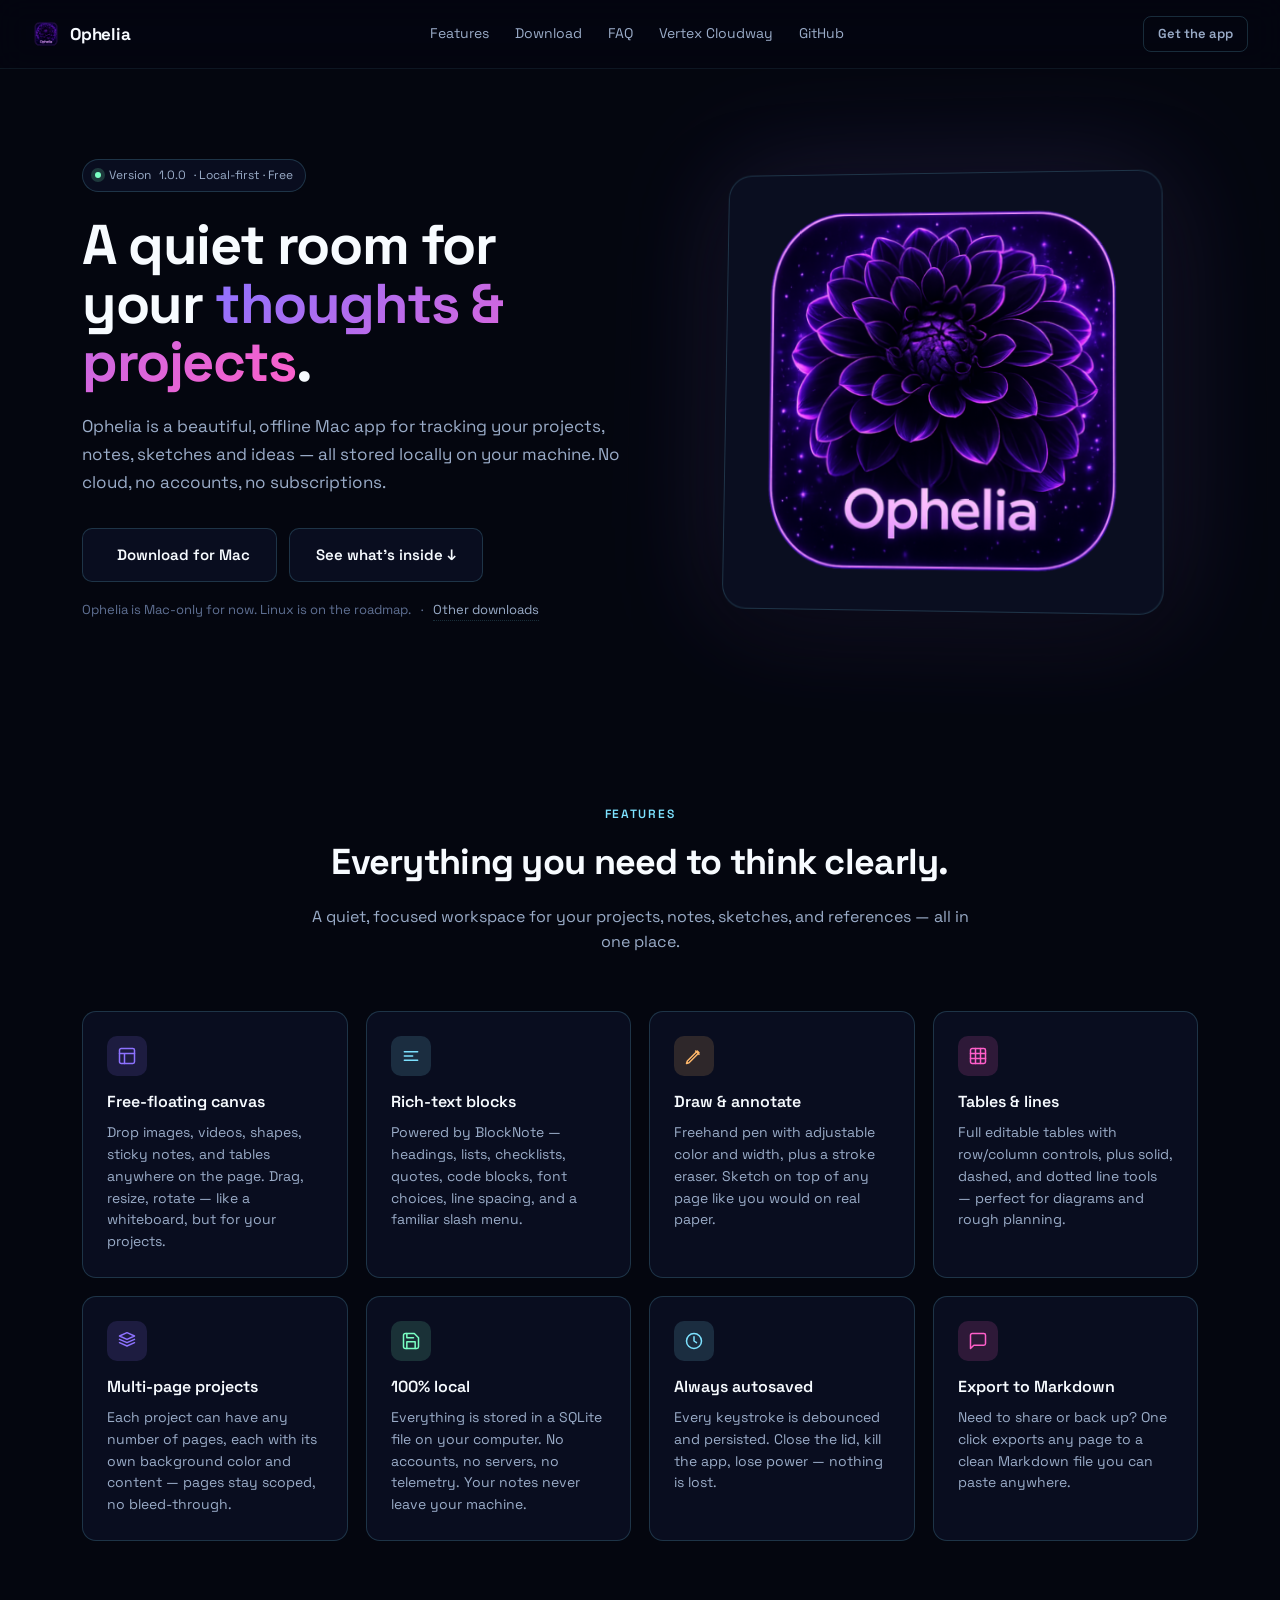
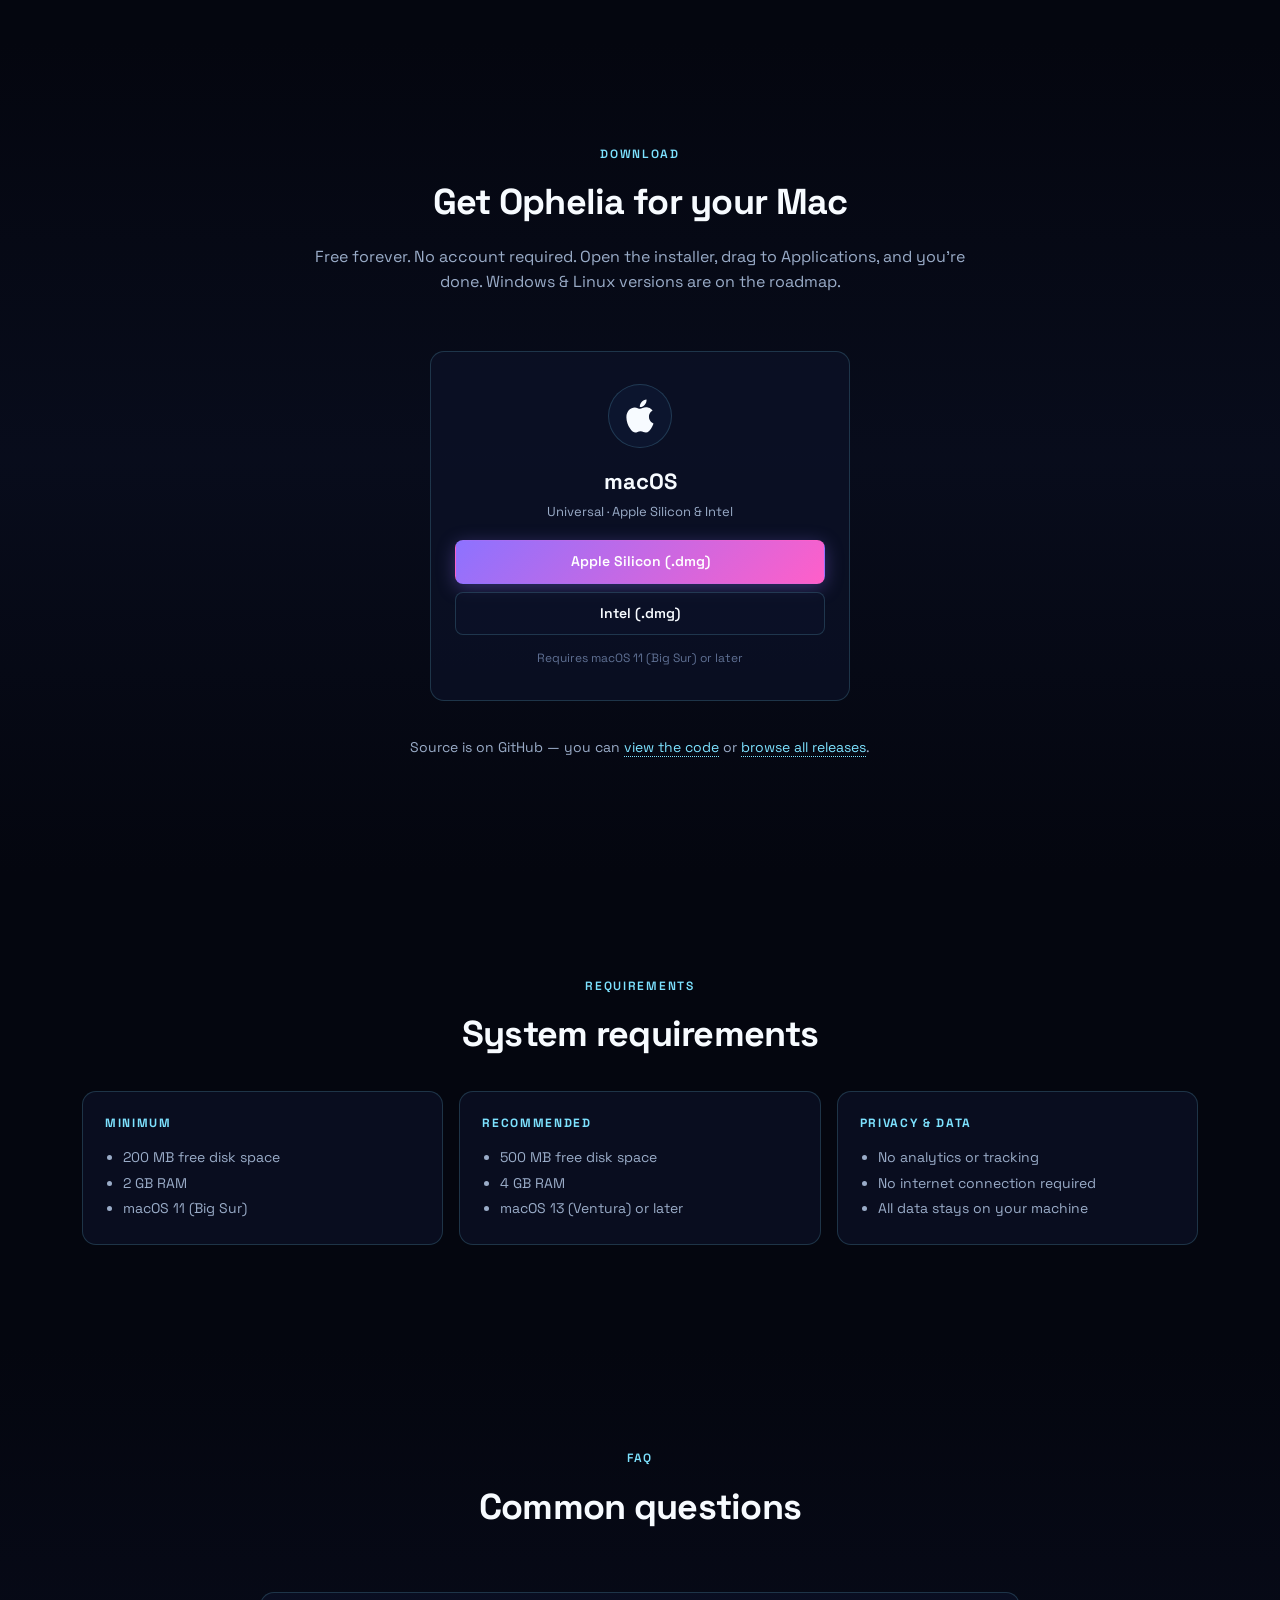
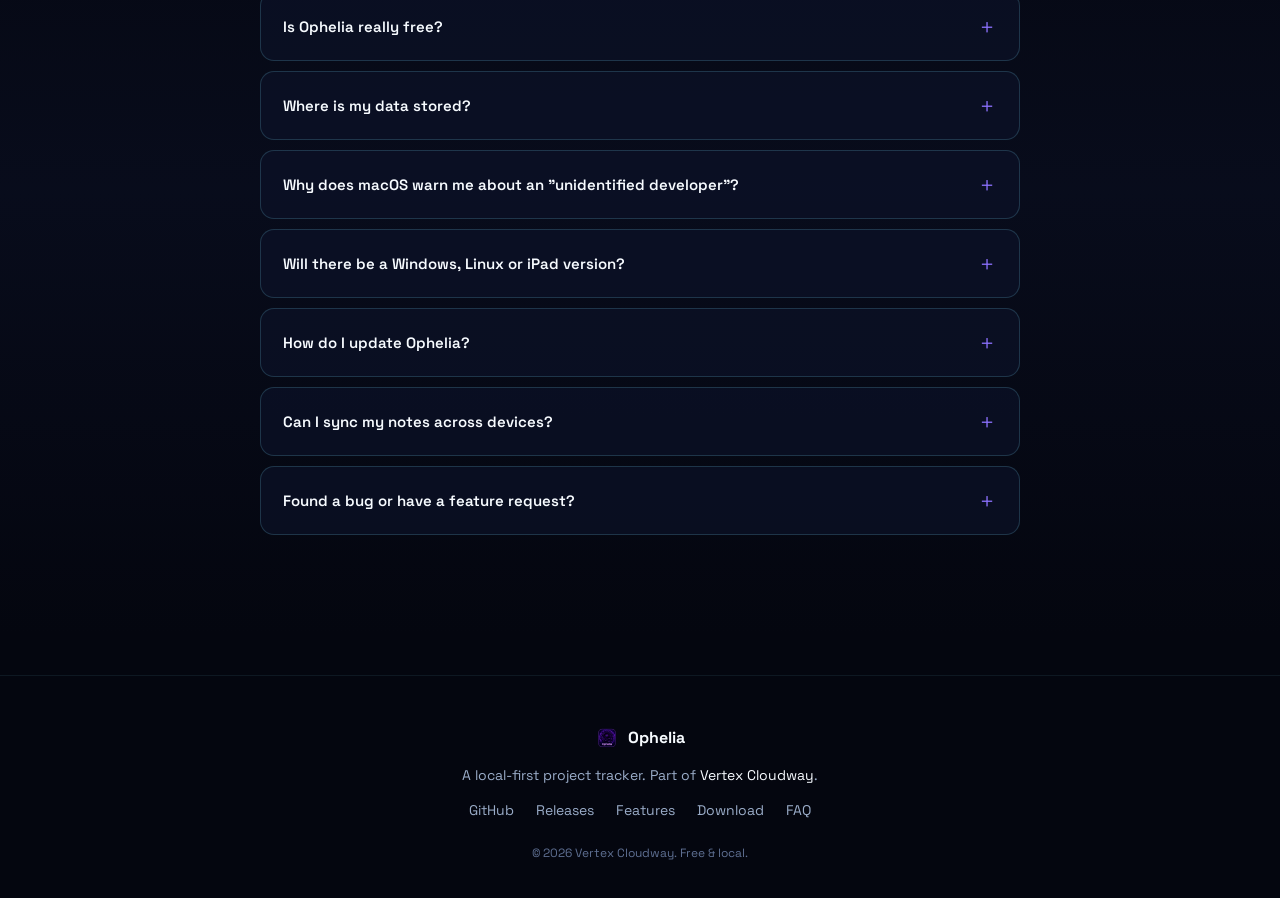
<file: ophelia/index.html>
<!doctype html>
<html lang="en">
<head>
<meta charset="utf-8" />
<meta name="viewport" content="width=device-width,initial-scale=1" />
<meta name="theme-color" content="#04060f" />

<title>Ophelia — A local-first project tracker · Vertex Cloudway</title>
<meta name="description" content="Ophelia is a beautiful, local-first Mac desktop app for tracking projects, notes, sketches and ideas — made by Vertex Cloudway. Free, private, offline-friendly." />

<meta property="og:title" content="Ophelia — local-first project tracker" />
<meta property="og:description" content="A beautiful, local-first Mac desktop app for tracking projects, notes and ideas." />
<meta property="og:type" content="website" />
<meta property="og:image" content="assets/logo.png" />

<link rel="icon" type="image/png" href="assets/logo.png" />
<link rel="stylesheet" href="styles.css" />
<link rel="preconnect" href="https://fonts.googleapis.com" />
<link rel="preconnect" href="https://fonts.gstatic.com" crossorigin />
<link href="https://fonts.googleapis.com/css2?family=Space+Grotesk:wght@400;500;600;700&family=JetBrains+Mono:wght@400;500&family=Instrument+Serif:ital@0;1&display=swap" rel="stylesheet" />
</head>
<body>

<!-- ============== TOP NAV ============== -->
<header class="nav">
  <a href="../index.html" class="nav-brand">
    <img src="assets/logo.png" alt="Ophelia" width="28" height="28" />
    <span>Ophelia</span>
  </a>
  <nav class="nav-links">
    <a href="#features">Features</a>
    <a href="#download">Download</a>
    <a href="#faq">FAQ</a>
    <a href="../index.html">Vertex Cloudway</a>
    <a id="nav-github" href="#" target="_blank" rel="noopener">GitHub</a>
  </nav>
  <a class="btn btn-ghost btn-sm" href="#download">Get the app</a>
</header>

<!-- ============== HERO ============== -->
<section class="hero">
  <div class="hero-glow" aria-hidden="true"></div>

  <div class="hero-inner">
    <span class="hero-badge">
      <span class="hero-badge-dot"></span>
      Version <span id="hero-version">1.0.0</span> · Local-first · Free
    </span>

    <h1 class="hero-title">
      A quiet room for your
      <span class="grad">thoughts &amp; projects</span>.
    </h1>

    <p class="hero-sub">
      Ophelia is a beautiful, offline Mac app for tracking your projects, notes, sketches and ideas — all stored locally on your machine. No cloud, no accounts, no subscriptions.
    </p>

    <div class="hero-cta">
      <a id="hero-primary-download" class="btn btn-primary btn-lg" href="#download">
        <span class="btn-os-icon" id="hero-os-icon"></span>
        <span>Download for <span id="hero-os-name">your Mac</span></span>
      </a>
      <a class="btn btn-secondary btn-lg" href="#features">See what's inside ↓</a>
    </div>

    <div class="hero-meta">
      <span id="hero-os-detail">Detecting your platform…</span>
      <span class="dot">·</span>
      <a href="#download">Other downloads</a>
    </div>
  </div>

  <div class="hero-screenshot">
    <div class="hero-icon-card">
      <img src="assets/logo.png" alt="Ophelia app icon" />
    </div>
  </div>
</section>

<!-- ============== FEATURES ============== -->
<section id="features" class="section">
  <div class="section-head">
    <span class="kicker">Features</span>
    <h2>Everything you need to think clearly.</h2>
    <p class="section-sub">A quiet, focused workspace for your projects, notes, sketches, and references — all in one place.</p>
  </div>

  <div class="features-grid">
    <div class="feature-card">
      <div class="feature-icon" style="background:rgba(141,114,255,.15);color:#8d72ff">
        <svg width="20" height="20" viewBox="0 0 24 24" fill="none" stroke="currentColor" stroke-width="1.8" stroke-linecap="round" stroke-linejoin="round"><rect x="3" y="3" width="18" height="18" rx="2"/><path d="M3 9h18M9 21V9"/></svg>
      </div>
      <h3>Free-floating canvas</h3>
      <p>Drop images, videos, shapes, sticky notes, and tables anywhere on the page. Drag, resize, rotate — like a whiteboard, but for your projects.</p>
    </div>

    <div class="feature-card">
      <div class="feature-icon" style="background:rgba(125,226,255,.15);color:#7de2ff">
        <svg width="20" height="20" viewBox="0 0 24 24" fill="none" stroke="currentColor" stroke-width="1.8" stroke-linecap="round" stroke-linejoin="round"><path d="M4 7h16M4 12h10M4 17h16"/></svg>
      </div>
      <h3>Rich-text blocks</h3>
      <p>Powered by BlockNote — headings, lists, checklists, quotes, code blocks, font choices, line spacing, and a familiar slash menu.</p>
    </div>

    <div class="feature-card">
      <div class="feature-icon" style="background:rgba(255,184,107,.15);color:#ffb86b">
        <svg width="20" height="20" viewBox="0 0 24 24" fill="none" stroke="currentColor" stroke-width="1.8" stroke-linecap="round" stroke-linejoin="round"><path d="M3 21l3-1 12-12-2-2L4 18z"/><path d="M14 6l4 4"/></svg>
      </div>
      <h3>Draw &amp; annotate</h3>
      <p>Freehand pen with adjustable color and width, plus a stroke eraser. Sketch on top of any page like you would on real paper.</p>
    </div>

    <div class="feature-card">
      <div class="feature-icon" style="background:rgba(255,95,201,.15);color:#ff5fc9">
        <svg width="20" height="20" viewBox="0 0 24 24" fill="none" stroke="currentColor" stroke-width="1.8" stroke-linecap="round" stroke-linejoin="round"><rect x="3" y="3" width="18" height="18" rx="2"/><path d="M3 9h18M3 15h18M9 3v18M15 3v18"/></svg>
      </div>
      <h3>Tables &amp; lines</h3>
      <p>Full editable tables with row/column controls, plus solid, dashed, and dotted line tools — perfect for diagrams and rough planning.</p>
    </div>

    <div class="feature-card">
      <div class="feature-icon" style="background:rgba(141,114,255,.15);color:#8d72ff">
        <svg width="20" height="20" viewBox="0 0 24 24" fill="none" stroke="currentColor" stroke-width="1.8" stroke-linecap="round" stroke-linejoin="round"><path d="M12 2l9 4-9 4-9-4 9-4z"/><path d="M3 10l9 4 9-4M3 14l9 4 9-4"/></svg>
      </div>
      <h3>Multi-page projects</h3>
      <p>Each project can have any number of pages, each with its own background color and content — pages stay scoped, no bleed-through.</p>
    </div>

    <div class="feature-card">
      <div class="feature-icon" style="background:rgba(122,255,195,.15);color:#7affc3">
        <svg width="20" height="20" viewBox="0 0 24 24" fill="none" stroke="currentColor" stroke-width="1.8" stroke-linecap="round" stroke-linejoin="round"><path d="M19 21H5a2 2 0 01-2-2V5a2 2 0 012-2h11l5 5v11a2 2 0 01-2 2z"/><path d="M17 21v-8H7v8M7 3v5h8"/></svg>
      </div>
      <h3>100% local</h3>
      <p>Everything is stored in a SQLite file on your computer. No accounts, no servers, no telemetry. Your notes never leave your machine.</p>
    </div>

    <div class="feature-card">
      <div class="feature-icon" style="background:rgba(125,226,255,.15);color:#7de2ff">
        <svg width="20" height="20" viewBox="0 0 24 24" fill="none" stroke="currentColor" stroke-width="1.8" stroke-linecap="round" stroke-linejoin="round"><circle cx="12" cy="12" r="9"/><path d="M12 7v5l3 2"/></svg>
      </div>
      <h3>Always autosaved</h3>
      <p>Every keystroke is debounced and persisted. Close the lid, kill the app, lose power — nothing is lost.</p>
    </div>

    <div class="feature-card">
      <div class="feature-icon" style="background:rgba(255,95,201,.15);color:#ff5fc9">
        <svg width="20" height="20" viewBox="0 0 24 24" fill="none" stroke="currentColor" stroke-width="1.8" stroke-linecap="round" stroke-linejoin="round"><path d="M21 15a2 2 0 01-2 2H7l-4 4V5a2 2 0 012-2h14a2 2 0 012 2z"/></svg>
      </div>
      <h3>Export to Markdown</h3>
      <p>Need to share or back up? One click exports any page to a clean Markdown file you can paste anywhere.</p>
    </div>
  </div>
</section>

<!-- ============== DOWNLOAD ============== -->
<section id="download" class="section section-alt">
  <div class="section-head">
    <span class="kicker">Download</span>
    <h2>Get Ophelia for your Mac</h2>
    <p class="section-sub">Free forever. No account required. Open the installer, drag to Applications, and you're done. Windows &amp; Linux versions are on the roadmap.</p>
  </div>

  <div class="downloads-grid">
    <div class="download-card" data-os="mac">
      <div class="download-icon">
        <svg viewBox="0 0 24 24" width="36" height="36" fill="currentColor"><path d="M16.365 1.43c0 1.14-.493 2.27-1.177 3.08-.744.9-1.99 1.57-2.987 1.57-.12 0-.23-.02-.3-.03-.01-.06-.04-.22-.04-.39 0-1.15.572-2.27 1.206-2.98.804-.94 2.142-1.64 3.248-1.68.03.13.05.28.05.43zm4.565 15.71c-.03.07-.463 1.58-1.518 3.12-.945 1.34-1.94 2.71-3.43 2.71-1.517 0-1.9-.88-3.63-.88-1.698 0-2.302.91-3.67.91-1.377 0-2.332-1.26-3.428-2.8-1.287-1.82-2.323-4.65-2.323-7.34 0-4.31 2.797-6.6 5.552-6.6 1.448 0 2.675.95 3.6.95.865 0 2.222-1.01 3.902-1.01.613 0 2.886.06 4.374 2.19-.13.09-2.383 1.37-2.383 4.19 0 3.26 2.854 4.42 2.955 4.45z"/></svg>
      </div>
      <h3>macOS</h3>
      <p class="download-meta">Universal · Apple Silicon &amp; Intel</p>
      <div class="download-buttons">
        <a id="dl-mac-arm64" class="btn btn-primary" href="#">Apple Silicon (.dmg)</a>
        <a id="dl-mac-x64" class="btn btn-secondary" href="#">Intel (.dmg)</a>
      </div>
      <p class="download-req">Requires macOS 11 (Big Sur) or later</p>
    </div>
  </div>

  <div class="download-footnote">
    <p>
      Source is on GitHub — you can
      <a id="footer-source" href="#" target="_blank" rel="noopener">view the code</a>
      or
      <a id="footer-releases" href="#" target="_blank" rel="noopener">browse all releases</a>.
    </p>
  </div>
</section>

<!-- ============== SYSTEM REQ ============== -->
<section class="section system-req">
  <div class="section-head compact">
    <span class="kicker">Requirements</span>
    <h2>System requirements</h2>
  </div>
  <div class="req-grid">
    <div class="req-card">
      <h4>Minimum</h4>
      <ul>
        <li>200 MB free disk space</li>
        <li>2 GB RAM</li>
        <li>macOS 11 (Big Sur)</li>
      </ul>
    </div>
    <div class="req-card">
      <h4>Recommended</h4>
      <ul>
        <li>500 MB free disk space</li>
        <li>4 GB RAM</li>
        <li>macOS 13 (Ventura) or later</li>
      </ul>
    </div>
    <div class="req-card">
      <h4>Privacy &amp; data</h4>
      <ul>
        <li>No analytics or tracking</li>
        <li>No internet connection required</li>
        <li>All data stays on your machine</li>
      </ul>
    </div>
  </div>
</section>

<!-- ============== FAQ ============== -->
<section id="faq" class="section section-alt">
  <div class="section-head">
    <span class="kicker">FAQ</span>
    <h2>Common questions</h2>
  </div>

  <div class="faq">
    <details>
      <summary>Is Ophelia really free?</summary>
      <p>Yes. There is no paid tier, no trial, no account. The whole app runs locally on your Mac.</p>
    </details>
    <details>
      <summary>Where is my data stored?</summary>
      <p>Everything lives in a single SQLite file in your Mac's standard app-data folder: <code>~/Library/Application Support/Ophelia/</code>. You can back it up, sync it through iCloud/Dropbox, or delete it any time.</p>
    </details>
    <details>
      <summary>Why does macOS warn me about an "unidentified developer"?</summary>
      <p>If you see this warning, it means the build you downloaded isn't notarized yet. To open it anyway: right-click the app → <em>Open</em> → confirm. Full Apple notarization is on the roadmap.</p>
    </details>
    <details>
      <summary>Will there be a Windows, Linux or iPad version?</summary>
      <p>An iPad version is on the roadmap. Windows and Linux builds may follow. The Mac version is the first and primary release.</p>
    </details>
    <details>
      <summary>How do I update Ophelia?</summary>
      <p>For now, just download the latest installer from this page and re-install — your data is never touched. Auto-update is planned for a future release.</p>
    </details>
    <details>
      <summary>Can I sync my notes across devices?</summary>
      <p>Not natively — but because everything lives in a single folder, putting it inside iCloud Drive, Dropbox, or Syncthing works well. Just don't run two copies at the same time.</p>
    </details>
    <details>
      <summary>Found a bug or have a feature request?</summary>
      <p>Please open an issue on <a id="faq-issues" href="#" target="_blank" rel="noopener">GitHub Issues</a>. Reproducible bug reports and screenshots are appreciated!</p>
    </details>
  </div>
</section>

<!-- ============== FOOTER ============== -->
<footer class="footer">
  <div class="footer-inner">
    <div class="footer-brand">
      <img src="assets/logo.png" alt="Ophelia" width="22" height="22" />
      <span>Ophelia</span>
    </div>
    <p class="footer-tag">A local-first project tracker. Part of <a href="../index.html">Vertex Cloudway</a>.</p>
    <div class="footer-links">
      <a id="footer-github" href="#" target="_blank" rel="noopener">GitHub</a>
      <a id="footer-releases-2" href="#" target="_blank" rel="noopener">Releases</a>
      <a href="#features">Features</a>
      <a href="#download">Download</a>
      <a href="#faq">FAQ</a>
    </div>
    <p class="footer-copy">© <span id="footer-year"></span> Vertex Cloudway. Free &amp; local.</p>
  </div>
</footer>

<script src="app.js"></script>
</body>
</html>
</file>
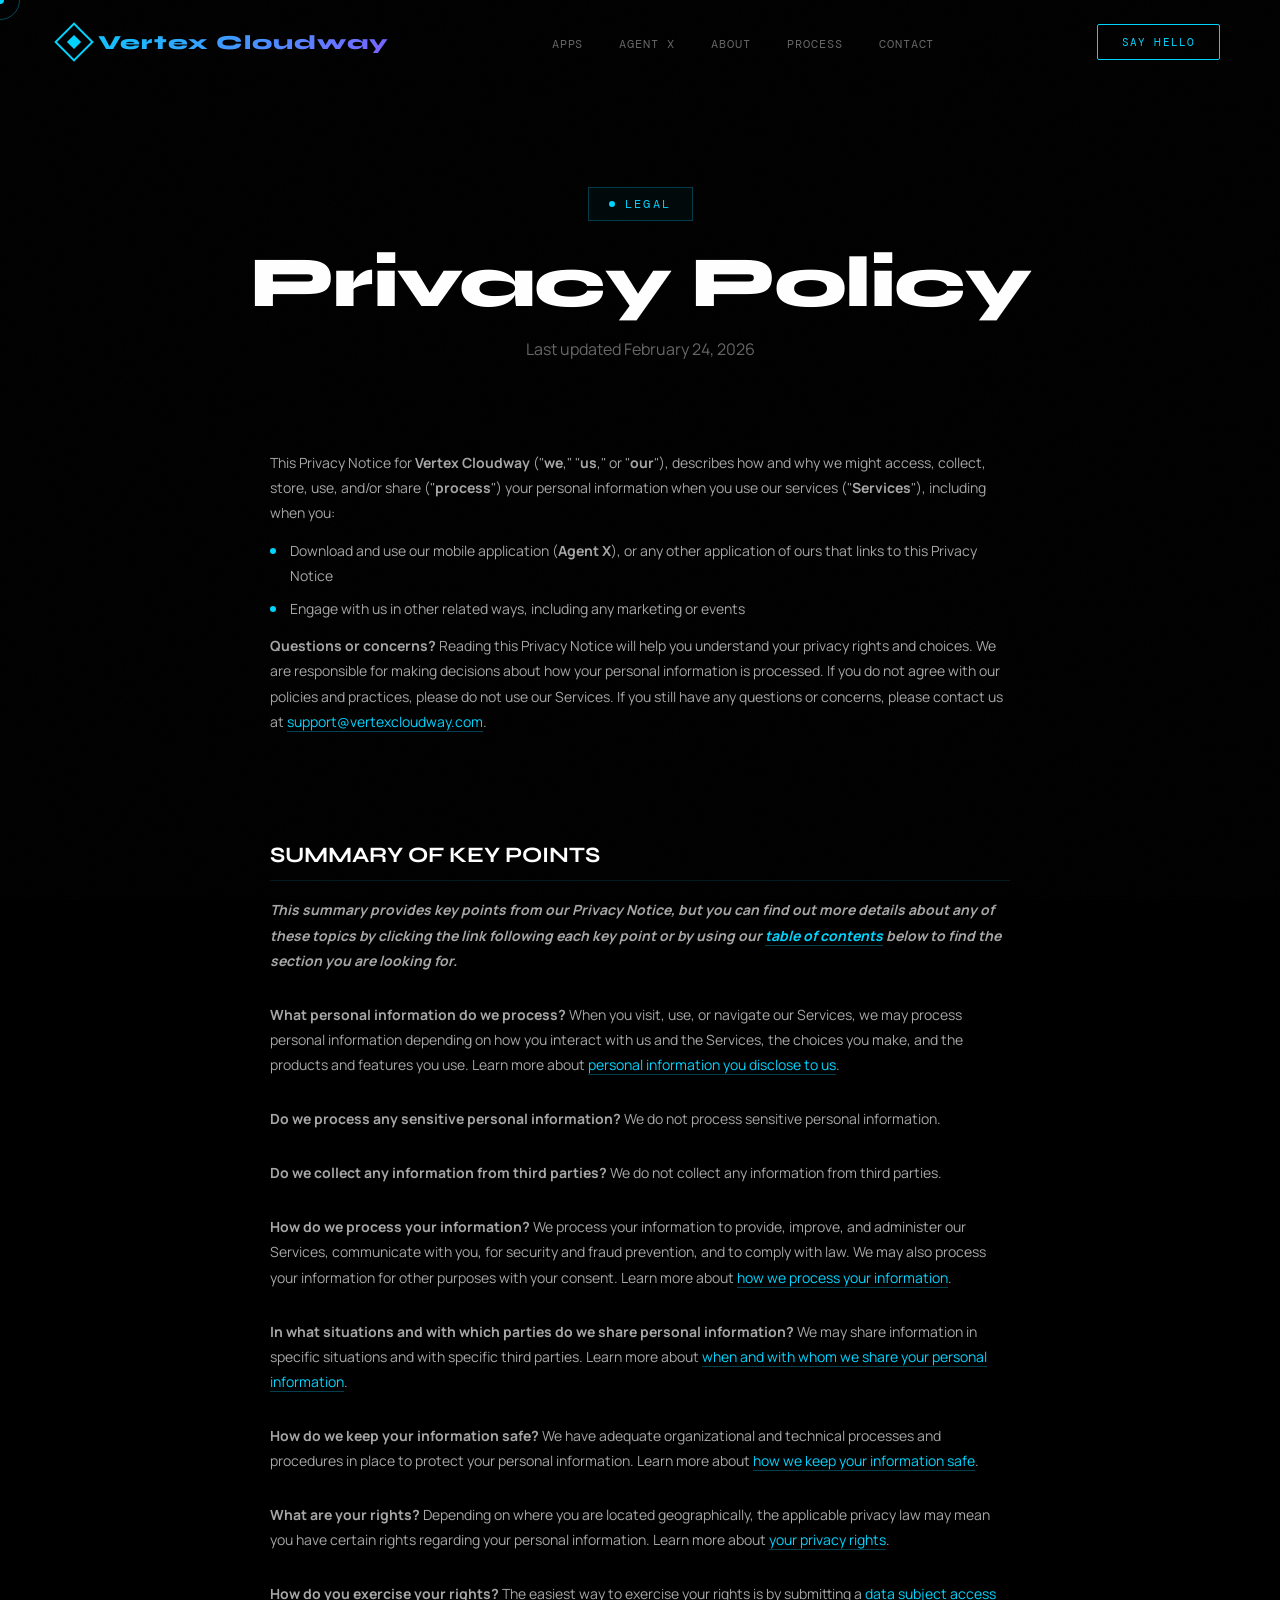
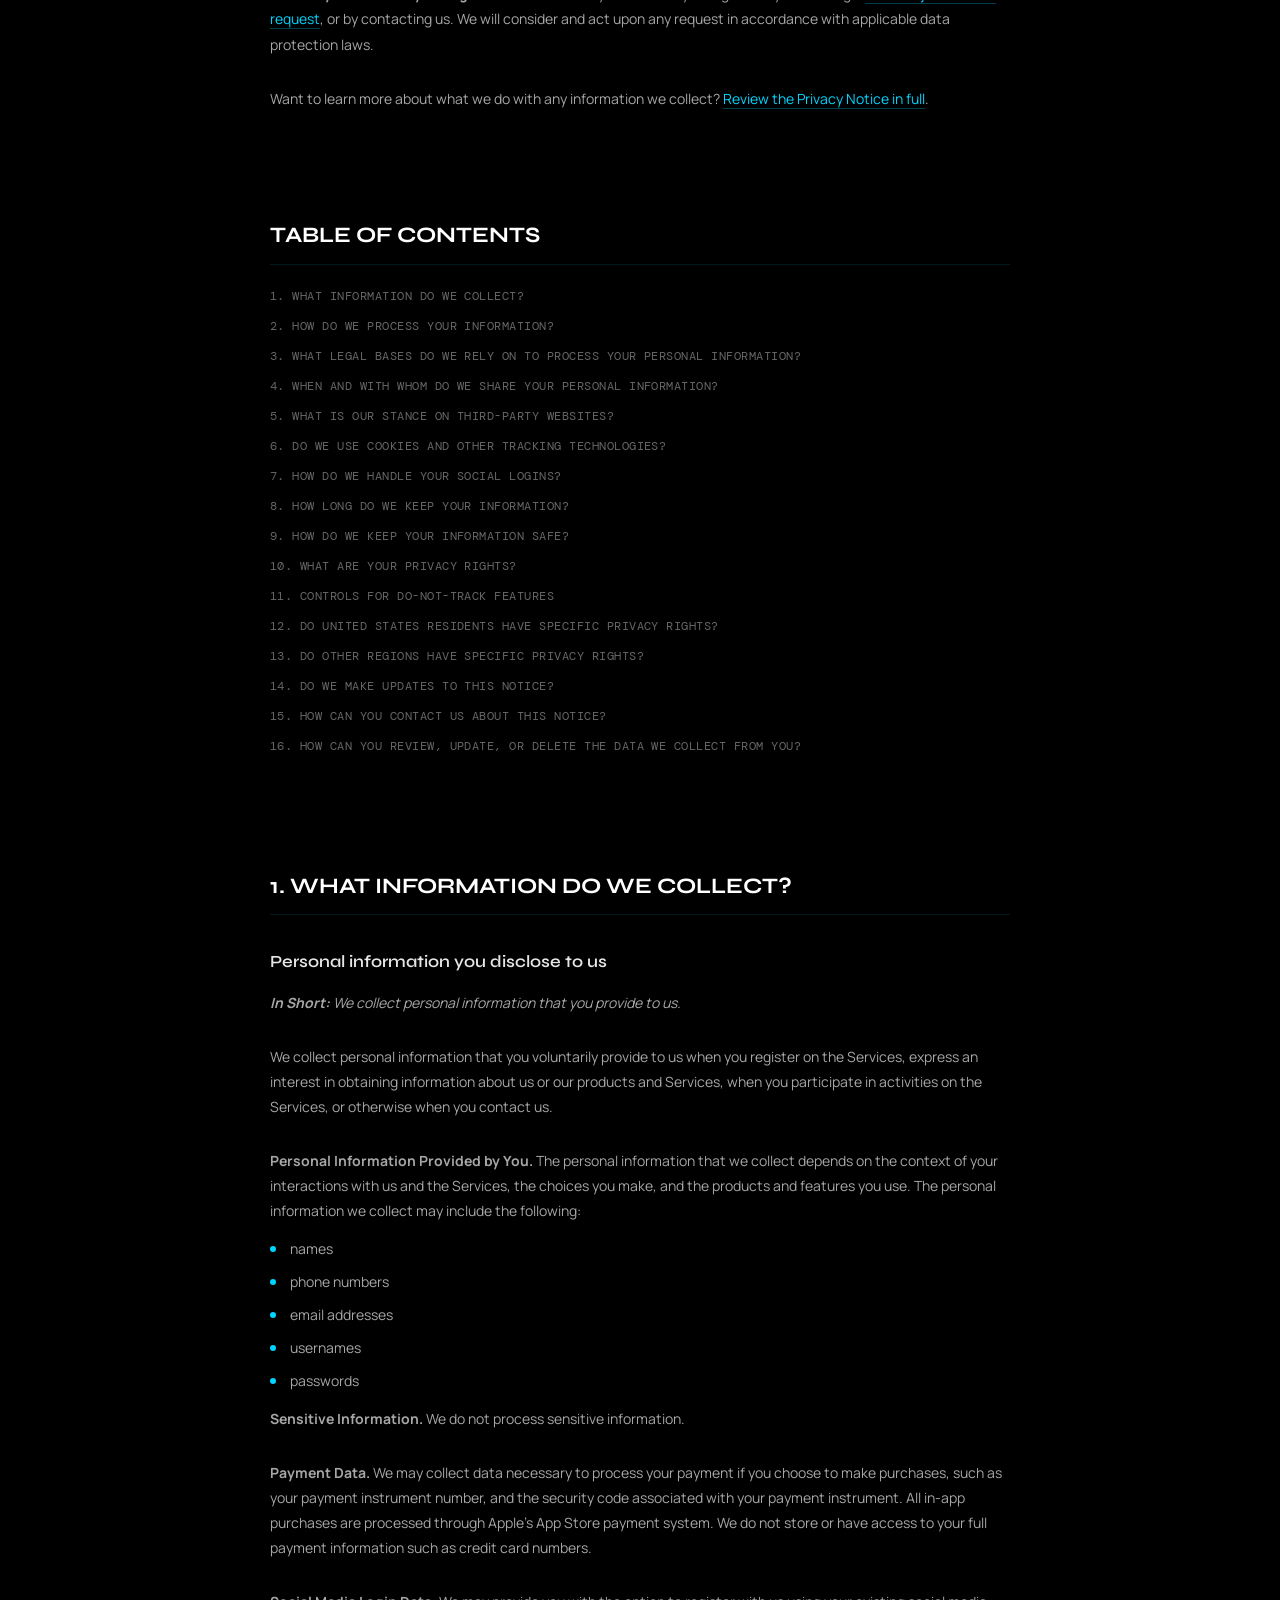
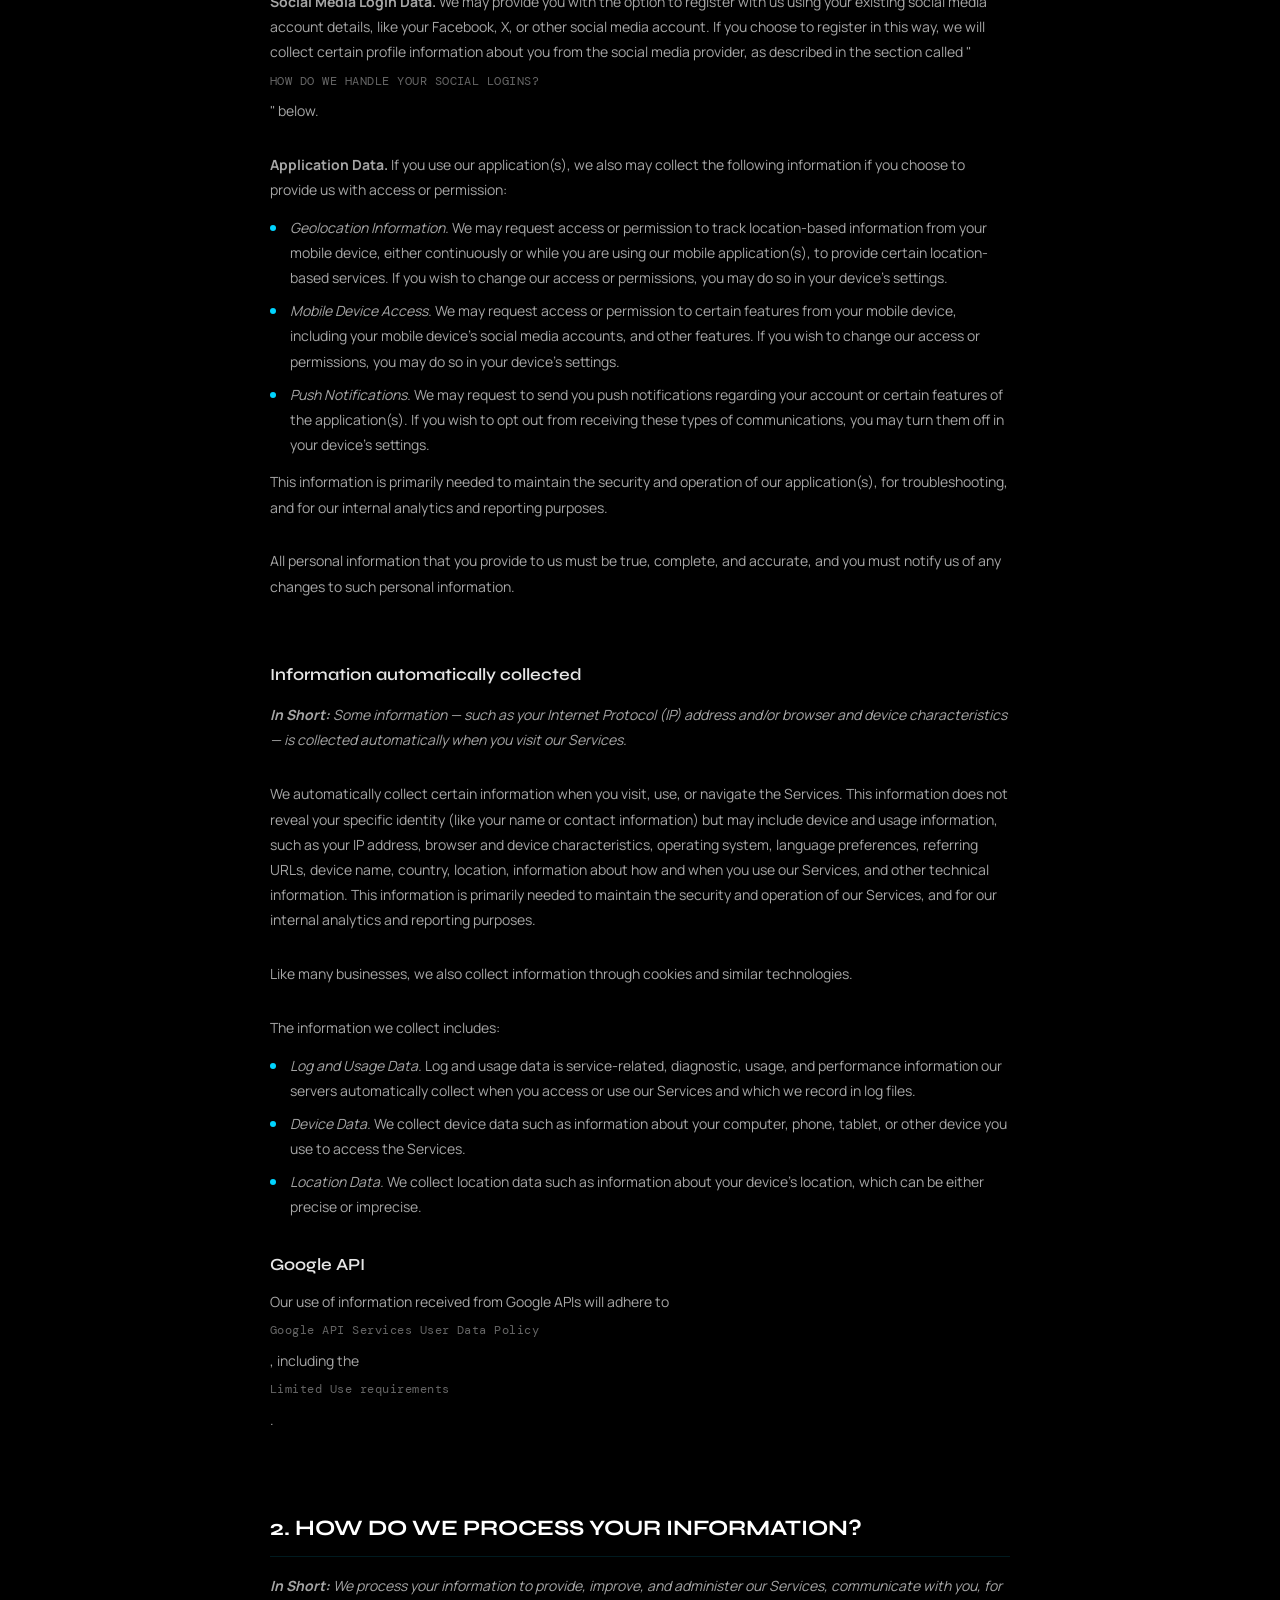
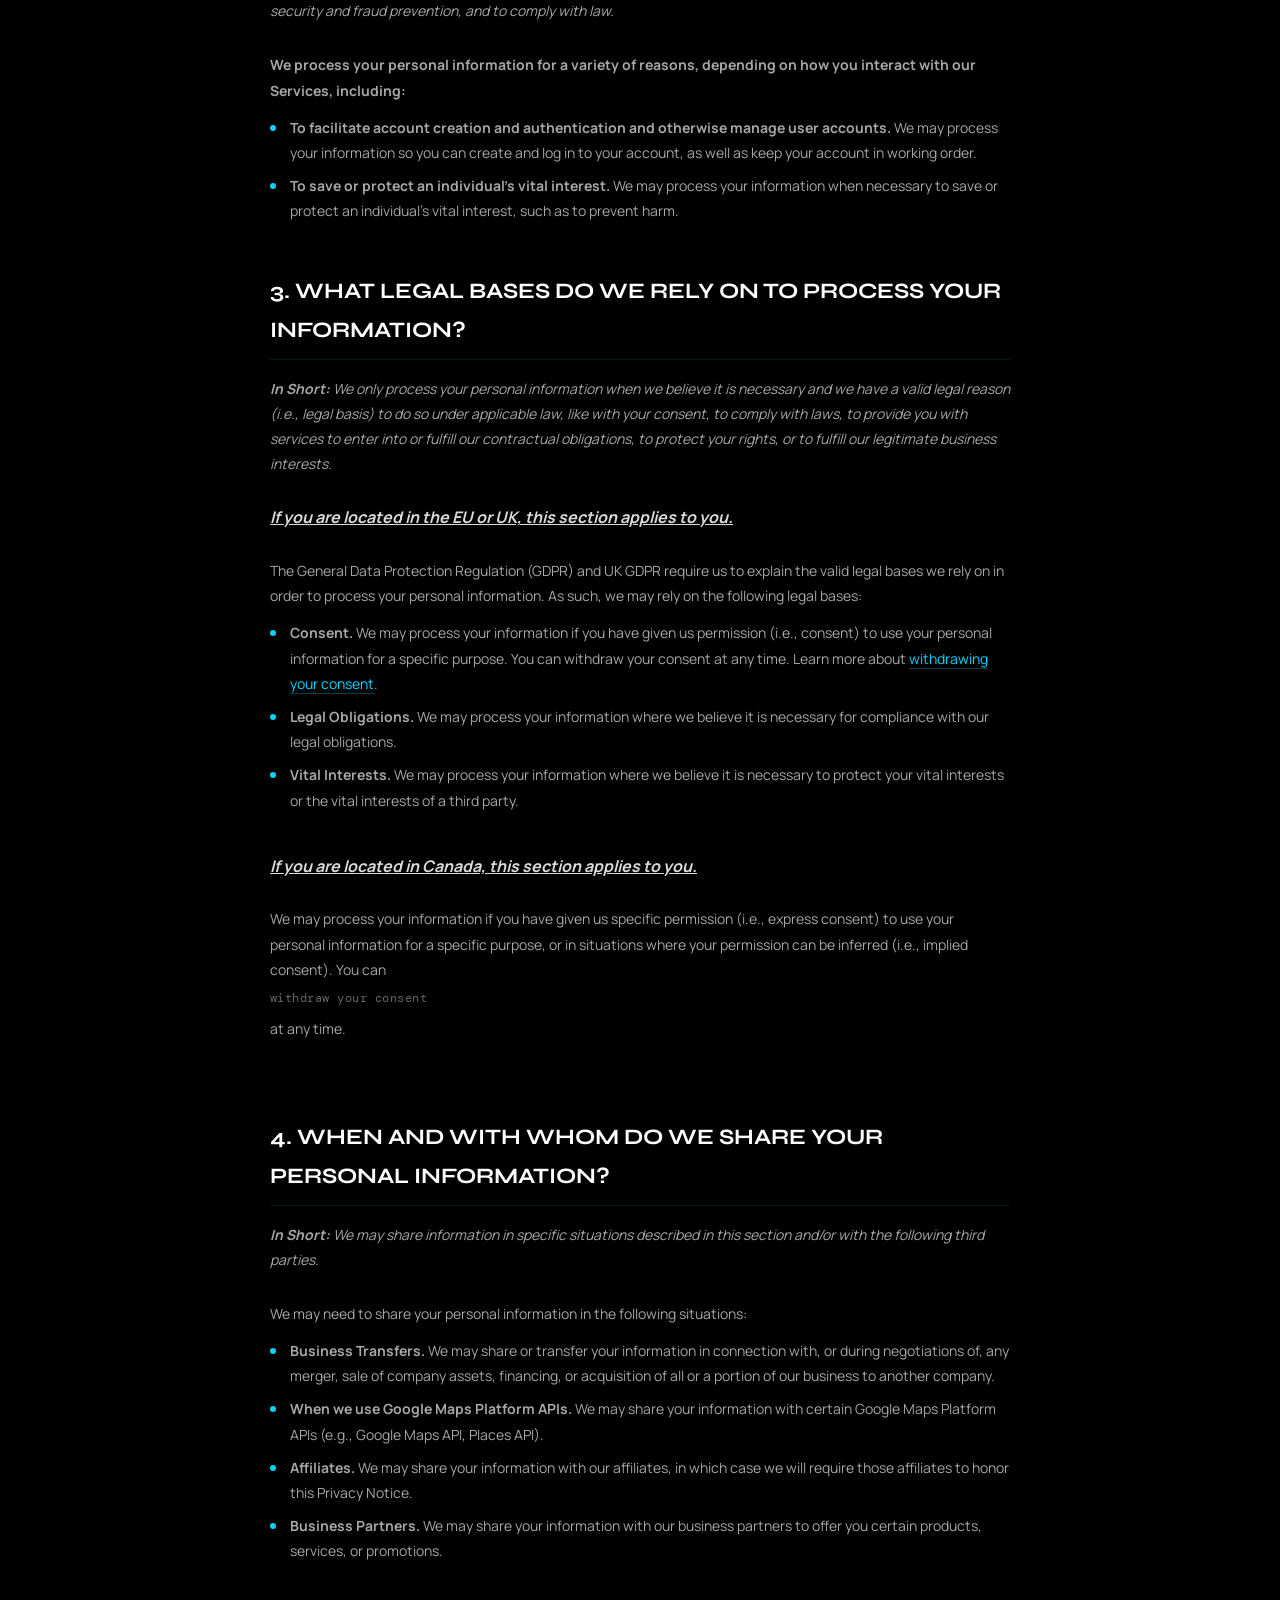
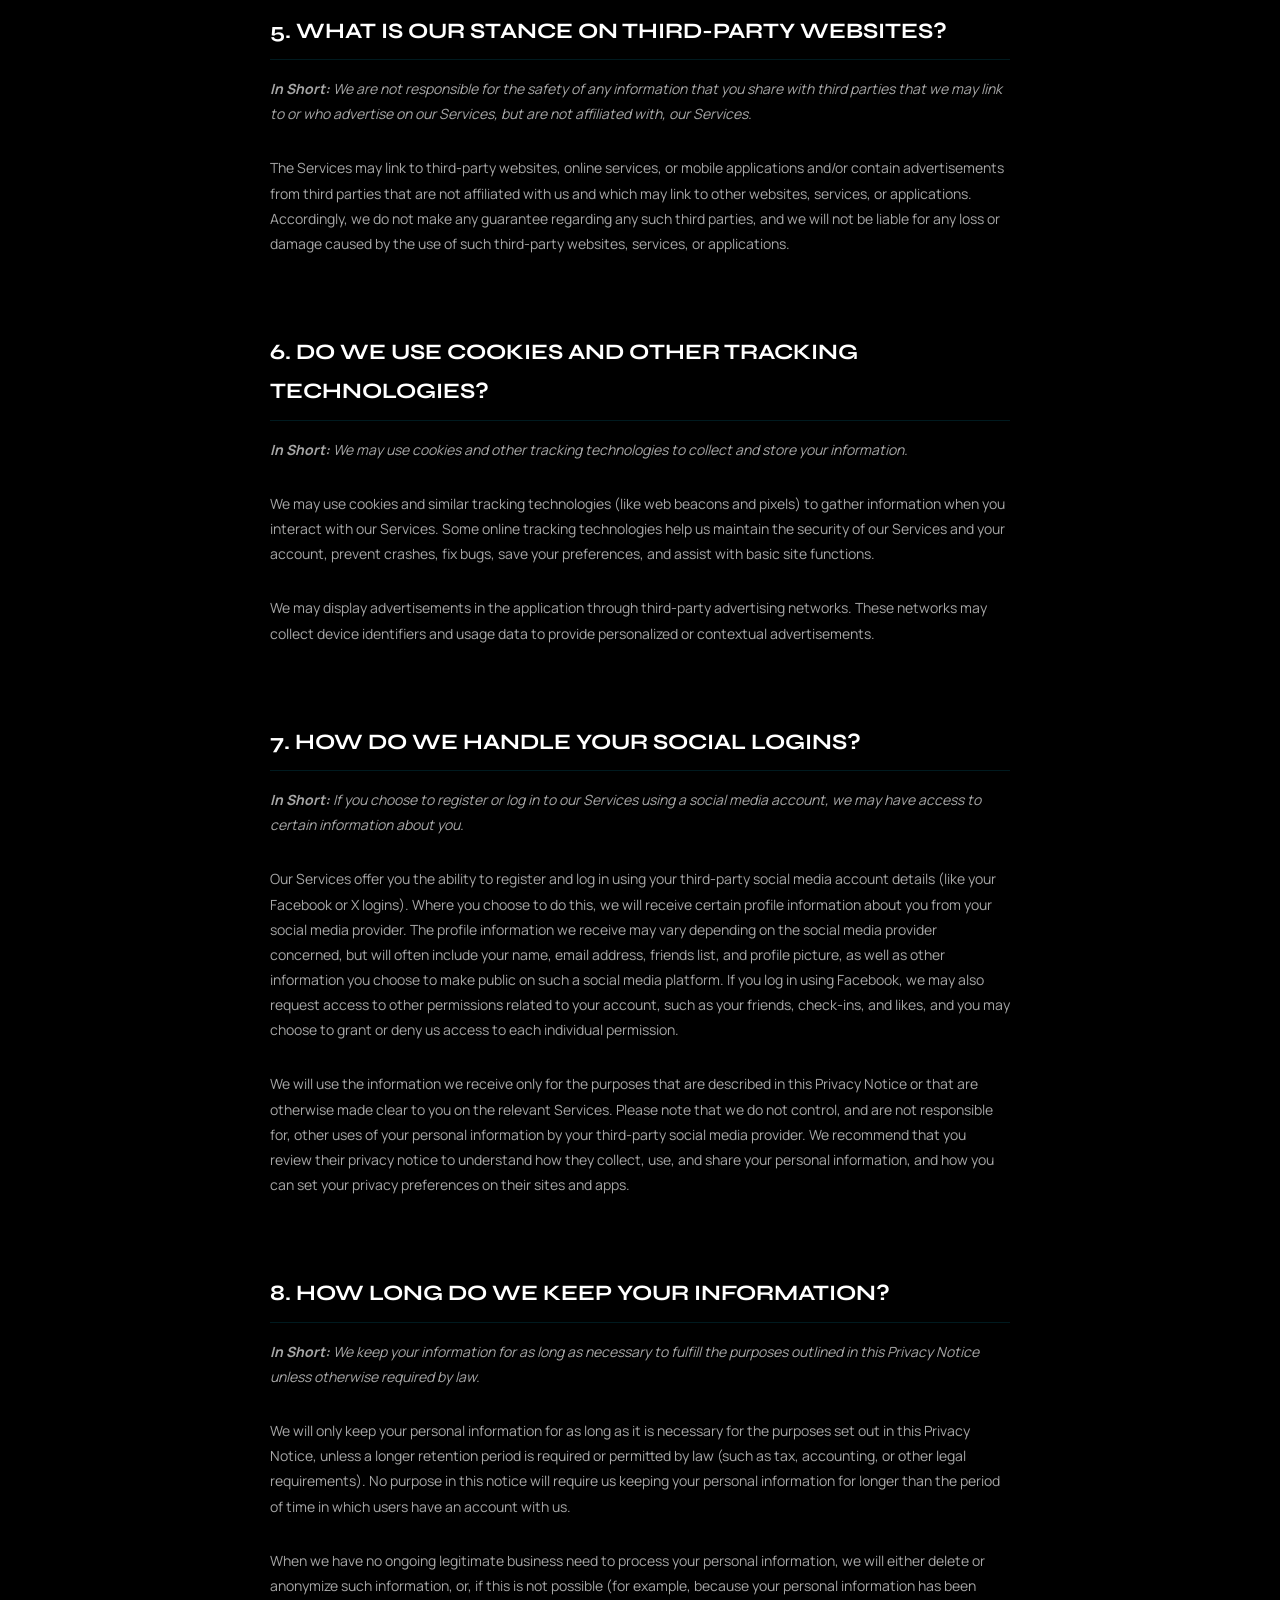
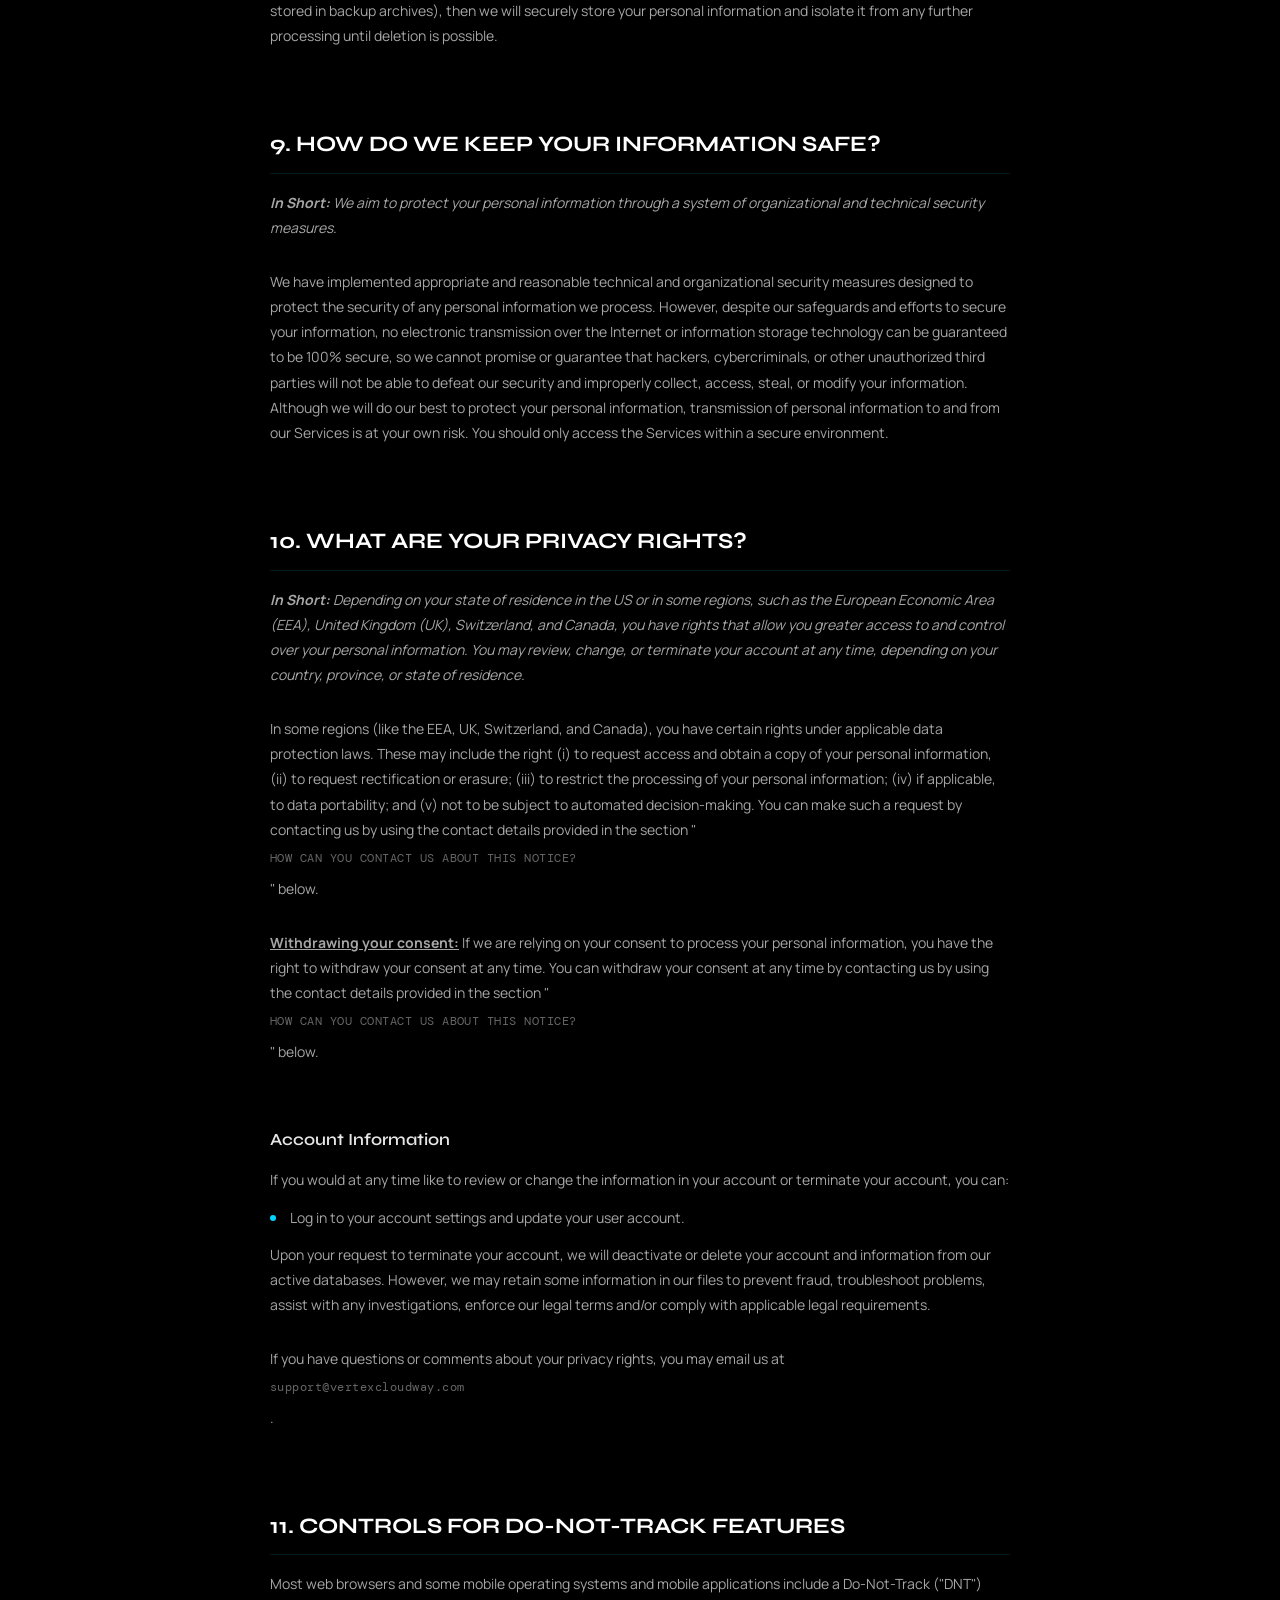
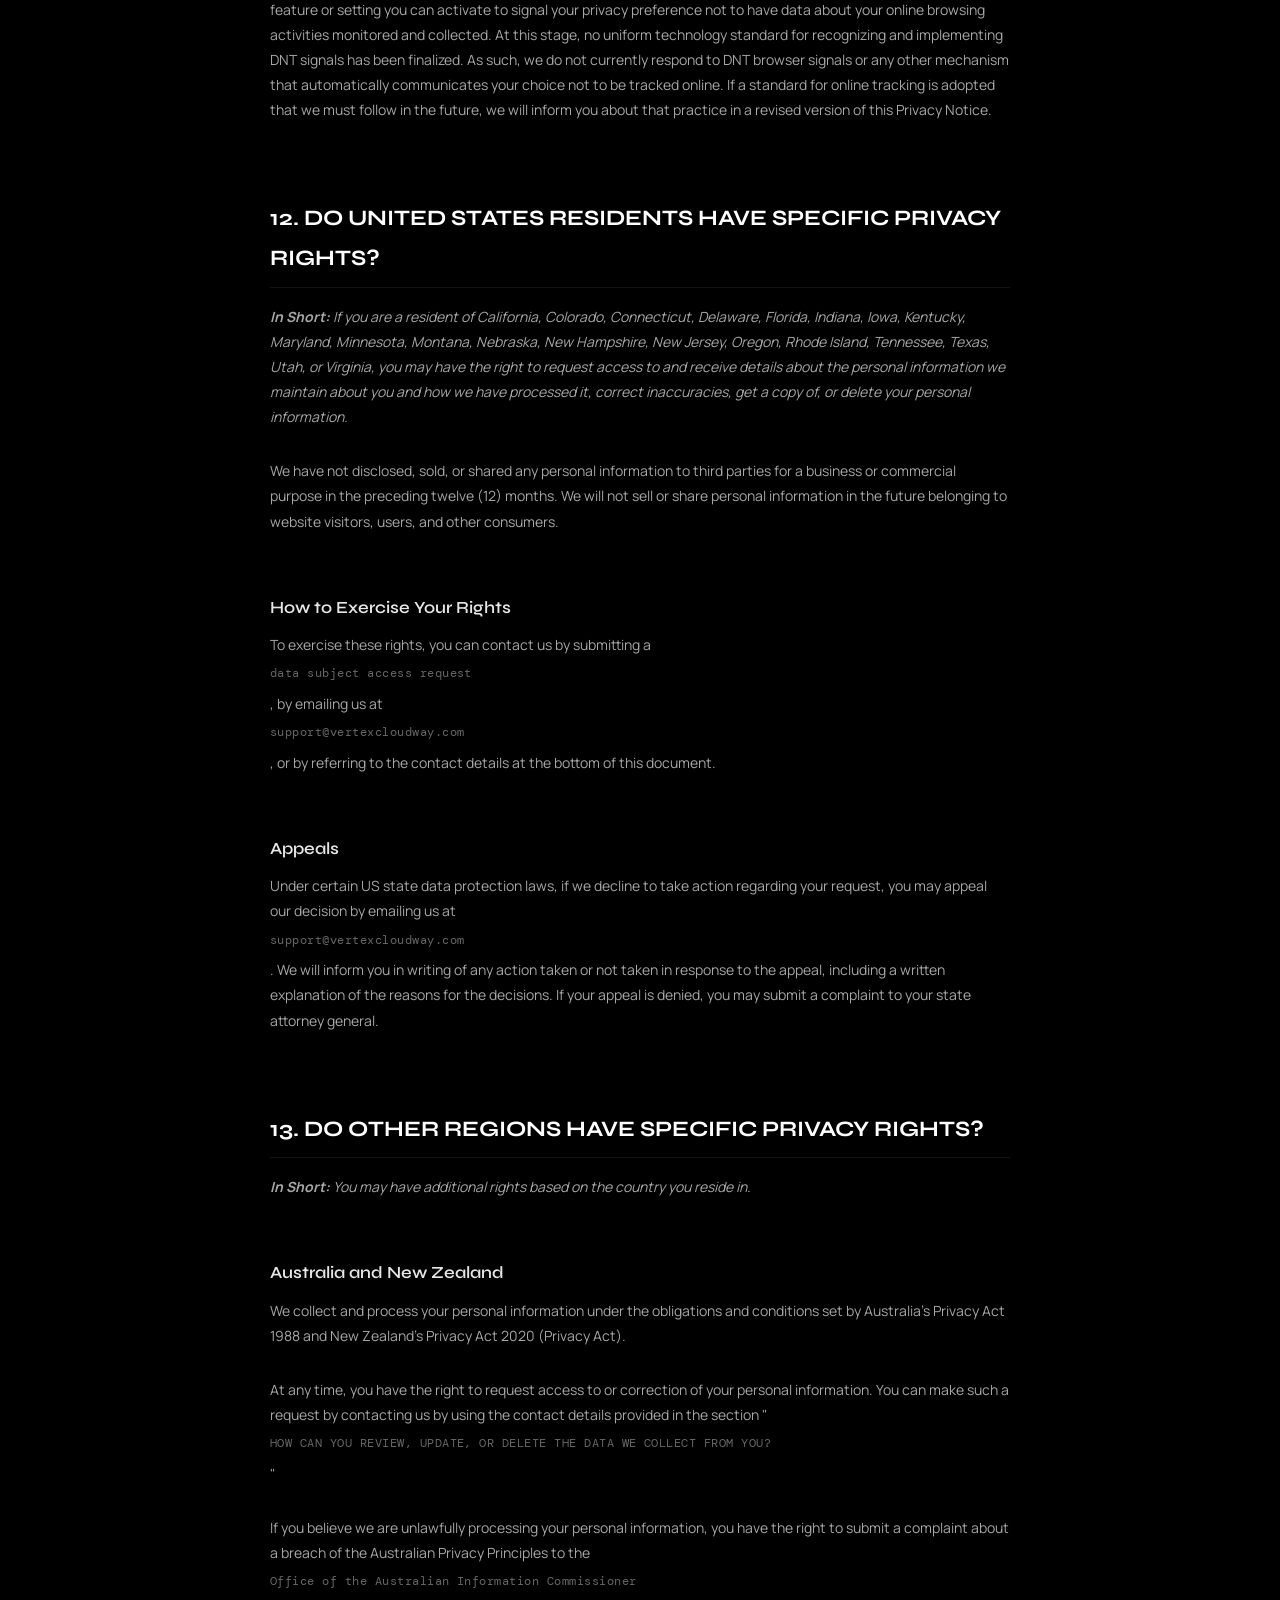
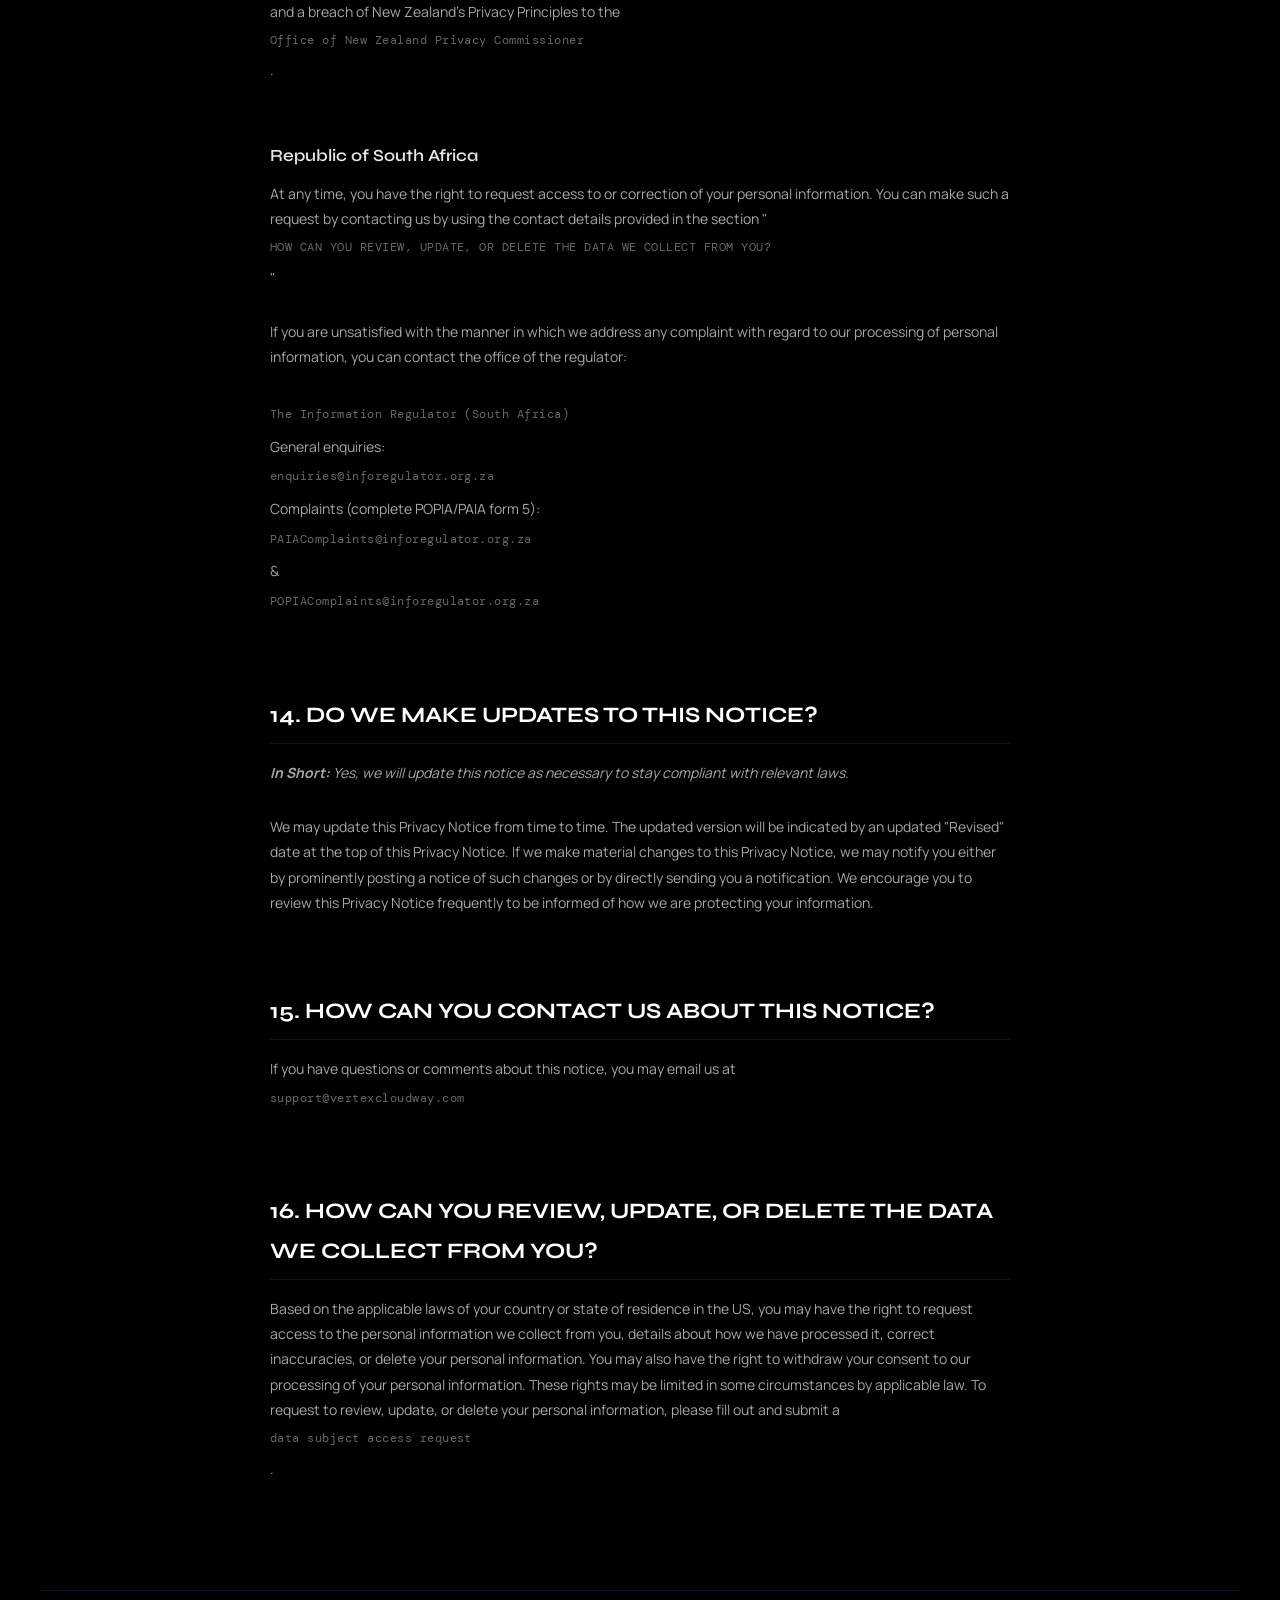
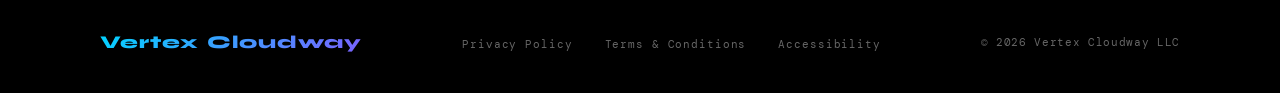
<file: privacy/index.html>
<!DOCTYPE html>
<html lang="en">
<head>
<meta charset="UTF-8"/>
<meta name="viewport" content="width=device-width, initial-scale=1.0"/>
<title>Privacy Policy — Agent X by Vertex Cloudway</title>
<link rel="preconnect" href="https://fonts.googleapis.com"/>
<link href="https://fonts.googleapis.com/css2?family=Syne:wght@400;600;700;800&family=DM+Mono:wght@300;400;500&family=Manrope:wght@300;400;500;600&display=swap" rel="stylesheet"/>
<style>
  :root {
    --bg: #000000;
    --bg2: #050508;
    --accent: #00d4ff;
    --accent2: #7b61ff;
    --accent3: #ff6b9d;
    --text: #ffffff;
    --muted: rgba(255,255,255,0.4);
    --text-dim: #8888a0;
    --border: rgba(0,212,255,0.12);
    --card-bg: rgba(255,255,255,0.03);
    --glow: 0 0 40px rgba(0, 212, 255, 0.15);
  }
  *, *::before, *::after { box-sizing: border-box; margin: 0; padding: 0; }
  html { scroll-behavior: smooth; }

  body {
    background: var(--bg); color: var(--text);
    font-family: 'Manrope', -apple-system, sans-serif;
    overflow-x: hidden; cursor: none;
  }
  #cursor {
    position: fixed; width: 8px; height: 8px;
    background: var(--accent); border-radius: 50%;
    pointer-events: none; z-index: 9999;
    transform: translate(-50%, -50%);
    mix-blend-mode: difference; transition: width .2s, height .2s;
  }
  #cursor-ring {
    position: fixed; width: 40px; height: 40px;
    border: 1px solid rgba(0,212,255,.35); border-radius: 50%;
    pointer-events: none; z-index: 9998;
    transform: translate(-50%, -50%);
    transition: width .3s, height .3s, border-color .3s, background .3s;
  }
  #cursor-ring.hovering {
    width: 60px; height: 60px;
    border-color: var(--accent);
    background: rgba(0,212,255,.05);
  }
  body::after {
    content: ''; position: fixed; inset: 0;
    background: url("data:image/svg+xml,%3Csvg xmlns='http://www.w3.org/2000/svg'%3E%3Cfilter id='n'%3E%3CfeTurbulence type='fractalNoise' baseFrequency='.8' numOctaves='4' stitchTiles='stitch'/%3E%3C/filter%3E%3Crect width='100%25' height='100%25' filter='url(%23n)' opacity='.04'/%3E%3C/svg%3E");
    pointer-events: none; z-index: 1000; opacity: .55;
  }
  ::-webkit-scrollbar { width: 3px; }
  ::-webkit-scrollbar-track { background: #000; }
  ::-webkit-scrollbar-thumb { background: var(--accent); }

  nav {
    position: fixed; top: 0; left: 0; right: 0; z-index: 200;
    display: flex; align-items: center; justify-content: space-between;
    padding: 24px 60px; transition: background .4s, padding .4s;
  }
  nav.scrolled {
    background: rgba(0,0,0,.85); backdrop-filter: blur(20px);
    padding: 16px 60px; border-bottom: 1px solid var(--border);
  }
  .nav-logo {
    font-family: 'Syne', sans-serif; font-size: 20px; font-weight: 800;
    letter-spacing: .06em;
    background: linear-gradient(135deg, var(--accent), var(--accent2));
    -webkit-background-clip: text; -webkit-text-fill-color: transparent;
    text-decoration: none; display: flex; align-items: center; gap: 10px;
  }
  .nav-logo-icon {
    width: 28px; height: 28px; border: 2px solid var(--accent);
    transform: rotate(45deg); position: relative;
    display: flex; align-items: center; justify-content: center; flex-shrink: 0;
  }
  .nav-logo-icon::before {
    content: ''; position: absolute; width: 10px; height: 10px; background: var(--accent);
  }
  .nav-links { display: flex; gap: 36px; list-style: none; }
  .nav-links a {
    font-family: 'DM Mono', monospace; font-size: 12px; letter-spacing: .08em;
    color: var(--muted); text-decoration: none; transition: color .2s;
    text-transform: uppercase; position: relative;
  }
  .nav-links a::after {
    content: ''; position: absolute; bottom: -4px; left: 0;
    width: 0; height: 1.5px; background: var(--accent); transition: width 0.3s;
  }
  .nav-links a:hover { color: var(--text); }
  .nav-links a:hover::after { width: 100%; }
  .nav-links a.active { color: var(--text); }
  .nav-links a.active::after { width: 100%; }
  .nav-cta {
    font-family: 'DM Mono', monospace; font-size: 11px; letter-spacing: .1em;
    text-transform: uppercase; padding: 10px 24px;
    border: 1px solid var(--accent); color: var(--accent);
    background: transparent; cursor: none; text-decoration: none;
    transition: background .2s, color .2s, box-shadow .2s; border-radius: 2px;
  }
  .nav-cta:hover {
    background: var(--accent); color: #000;
    box-shadow: 0 0 30px rgba(0,212,255,.4);
  }

  /* Hero */
  .page-hero {
    min-height: 50vh;
    display: flex; flex-direction: column;
    justify-content: center; align-items: center;
    text-align: center; padding: 160px 40px 60px;
    position: relative;
  }
  .page-hero-eyebrow {
    font-family: 'DM Mono', monospace; font-size: 12px;
    letter-spacing: .2em; text-transform: uppercase;
    color: var(--accent); margin-bottom: 24px;
    display: inline-flex; align-items: center; gap: 10px;
    border: 1px solid rgba(0,212,255,.25); padding: 8px 20px;
    background: rgba(0,212,255,.04);
    animation: fadeSlideIn .8s ease both;
  }
  .page-hero-eyebrow::before {
    content: ''; width: 6px; height: 6px;
    background: var(--accent); border-radius: 50%;
    animation: pulse-dot 2s ease-in-out infinite;
  }
  @keyframes pulse-dot {
    0%, 100% { opacity: 1; }
    50% { opacity: .3; }
  }
  .page-hero-title {
    font-family: 'Syne', sans-serif;
    font-size: clamp(36px, 6vw, 72px);
    font-weight: 800; line-height: 1.05;
    letter-spacing: -.02em; margin-bottom: 16px;
    animation: fadeSlideIn .8s ease .1s both;
  }
  .page-hero-subtitle {
    font-size: 16px; color: var(--muted);
    max-width: 560px; line-height: 1.7;
    animation: fadeSlideIn .8s ease .2s both;
  }
  @keyframes fadeSlideIn {
    from { opacity: 0; transform: translateY(30px); }
    to { opacity: 1; transform: translateY(0); }
  }

  /* Privacy policy content area */
  .policy-content {
    max-width: 860px;
    margin: 0 auto;
    padding: 0 60px 80px;
    line-height: 1.8;
  }

  /* Override Termly data-custom-class styles for dark theme */
  .policy-content h2 {
    font-family: 'Syne', sans-serif;
    font-size: 22px; font-weight: 700;
    color: var(--text);
    margin-top: 48px; margin-bottom: 16px;
    padding-bottom: 8px;
    border-bottom: 1px solid var(--border);
  }
  .policy-content h3 {
    font-family: 'Syne', sans-serif;
    font-size: 17px; font-weight: 600;
    color: rgba(255,255,255,0.9);
    margin-top: 32px; margin-bottom: 12px;
  }
  .policy-content h1 {
    font-family: 'Syne', sans-serif;
    font-size: 28px; font-weight: 800;
    color: var(--text);
    margin-bottom: 8px;
    display: none; /* hidden since hero handles this */
  }

  .policy-content [data-custom-class='title'],
  .policy-content [data-custom-class='title'] * {
    font-family: 'Syne', sans-serif !important;
    font-size: 28px !important;
    color: var(--text) !important;
    background: transparent !important;
  }
  .policy-content [data-custom-class='subtitle'],
  .policy-content [data-custom-class='subtitle'] * {
    font-family: 'DM Mono', monospace !important;
    color: var(--muted) !important;
    font-size: 13px !important;
    letter-spacing: .04em;
    background: transparent !important;
  }
  .policy-content [data-custom-class='heading_1'],
  .policy-content [data-custom-class='heading_1'] * {
    font-family: 'Syne', sans-serif !important;
    font-size: 22px !important;
    color: var(--text) !important;
    background: transparent !important;
  }
  .policy-content [data-custom-class='heading_2'],
  .policy-content [data-custom-class='heading_2'] * {
    font-family: 'Syne', sans-serif !important;
    font-size: 17px !important;
    color: rgba(255,255,255,0.9) !important;
    background: transparent !important;
  }
  .policy-content [data-custom-class='body_text'],
  .policy-content [data-custom-class='body_text'] * {
    color: rgba(255,255,255,0.65) !important;
    font-size: 14px !important;
    font-family: 'Manrope', sans-serif !important;
    line-height: 1.8 !important;
    background: transparent !important;
  }
  .policy-content [data-custom-class='link'],
  .policy-content [data-custom-class='link'] * {
    color: var(--accent) !important;
    font-size: 14px !important;
    font-family: 'Manrope', sans-serif !important;
    word-break: break-word !important;
    text-decoration: none !important;
    border-bottom: 1px solid rgba(0,212,255,0.3) !important;
    transition: border-color 0.2s !important;
    background: transparent !important;
  }
  .policy-content [data-custom-class='link']:hover,
  .policy-content [data-custom-class='link'] *:hover {
    border-bottom-color: var(--accent) !important;
  }
  .policy-content [data-custom-class='body'],
  .policy-content [data-custom-class='body'] * {
    background: transparent !important;
  }

  .policy-content ul {
    list-style-type: none;
    padding-left: 0;
    margin: 12px 0;
  }
  .policy-content ul > li {
    position: relative;
    padding-left: 20px;
    margin-bottom: 8px;
    color: rgba(255,255,255,0.65);
    font-size: 14px;
    font-family: 'Manrope', sans-serif;
    line-height: 1.8;
  }
  .policy-content ul > li::before {
    content: '';
    position: absolute;
    left: 0;
    top: 10px;
    width: 6px;
    height: 6px;
    background: var(--accent);
    border-radius: 50%;
  }
  .policy-content ul > li > ul { margin-top: 8px; }
  .policy-content ul > li > ul > li::before {
    background: transparent;
    border: 1px solid var(--accent);
  }

  .policy-content ol li {
    font-family: 'Manrope', sans-serif;
    color: rgba(255,255,255,0.65);
  }

  .policy-content strong {
    color: rgba(255,255,255,0.85);
  }
  .policy-content em {
    color: rgba(255,255,255,0.55);
  }

  /* TOC styling */
  .policy-content #toc ~ div a[data-custom-class='link'] {
    display: block;
    padding: 6px 0;
    font-family: 'DM Mono', monospace !important;
    font-size: 12px !important;
    letter-spacing: .04em;
    border-bottom: none !important;
    color: var(--muted) !important;
    transition: color 0.2s, padding-left 0.2s !important;
  }
  .policy-content #toc ~ div a[data-custom-class='link']:hover {
    color: var(--accent) !important;
    padding-left: 8px;
  }

  /* Termly attribution */
  .policy-content .termly-credit {
    margin-top: 40px;
    padding-top: 20px;
    border-top: 1px solid var(--border);
    font-size: 12px;
    color: var(--muted);
    font-family: 'DM Mono', monospace;
  }
  .policy-content .termly-credit a {
    color: var(--accent);
    text-decoration: none;
    border-bottom: 1px solid rgba(0,212,255,0.3);
  }

  /* Footer */
  footer {
    padding: 40px 60px; border-top: 1px solid var(--border);
    display: flex; align-items: center; justify-content: space-between;
    max-width: 1200px; margin: 0 auto;
  }
  .footer-logo {
    font-family: 'Syne', sans-serif; font-size: 18px; font-weight: 800;
    letter-spacing: .06em;
    background: linear-gradient(135deg, var(--accent), var(--accent2));
    -webkit-background-clip: text; -webkit-text-fill-color: transparent;
  }
  .footer-links { display: flex; gap: 32px; list-style: none; }
  .footer-links a {
    font-family: 'DM Mono', monospace; font-size: 11px;
    letter-spacing: .08em; color: var(--muted); text-decoration: none; transition: color .2s;
  }
  .footer-links a:hover { color: var(--text); }
  .footer-copy {
    font-family: 'DM Mono', monospace; font-size: 11px;
    color: var(--muted); letter-spacing: .06em;
  }

  @media (max-width: 900px) {
    nav { padding: 16px 24px; }
    .nav-links, .nav-cta { display: none; }
    .page-hero { padding: 120px 24px 40px; min-height: 40vh; }
    .policy-content { padding: 0 24px 60px; }
    footer { flex-direction: column; gap: 20px; text-align: center; padding: 40px 24px; }
    body { cursor: auto; }
    #cursor, #cursor-ring { display: none; }
  }
</style>
</head>
<body>

<div id="cursor"></div>
<div id="cursor-ring"></div>

<nav id="nav">
  <a href="https://vertexcloudway.com/" class="nav-logo"><div class="nav-logo-icon"></div>Vertex Cloudway</a>
  <ul class="nav-links">
    <li><a href="https://vertexcloudway.com/#apps">Apps</a></li>
    <li><a href="https://vertexcloudway.com/kitty-cloud/">Agent X</a></li>
    <li><a href="https://vertexcloudway.com/#about">About</a></li>
    <li><a href="https://vertexcloudway.com/#process">Process</a></li>
    <li><a href="https://vertexcloudway.com/#contact">Contact</a></li>
  </ul>
  <a href="mailto:support@vertexcloudway.com" class="nav-cta">Say Hello</a>
</nav>

<section class="page-hero">
  <div class="page-hero-eyebrow">Legal</div>
  <h1 class="page-hero-title">Privacy Policy</h1>
  <p class="page-hero-subtitle">Last updated February 24, 2026</p>
</section>

<div class="policy-content">

<div style="line-height: 1.5;"><span data-custom-class="body_text" style="font-size: 15px;">This Privacy Notice for <strong>Vertex Cloudway</strong> ("<strong>we</strong>," "<strong>us</strong>," or "<strong>our</strong>"), describes how and why we might access, collect, store, use, and/or share ("<strong>process</strong>") your personal information when you use our services ("<strong>Services</strong>"), including when you:</span></div>

<ul>
<li data-custom-class="body_text" style="line-height: 1.5;"><span style="font-size: 15px;" data-custom-class="body_text">Download and use our mobile application (<strong>Agent X</strong>), or any other application of ours that links to this Privacy Notice</span></li>
<li data-custom-class="body_text" style="line-height: 1.5;"><span style="font-size: 15px;" data-custom-class="body_text">Engage with us in other related ways, including any marketing or events</span></li>
</ul>

<div style="line-height: 1.5;"><span data-custom-class="body_text" style="font-size: 15px;"><strong>Questions or concerns?</strong> Reading this Privacy Notice will help you understand your privacy rights and choices. We are responsible for making decisions about how your personal information is processed. If you do not agree with our policies and practices, please do not use our Services. If you still have any questions or concerns, please contact us at <a data-custom-class="link" href="mailto:support@vertexcloudway.com">support@vertexcloudway.com</a>.</span></div>
<br><br>

<div style="line-height: 1.5;"><strong><span data-custom-class="heading_1"><h2>SUMMARY OF KEY POINTS</h2></span></strong></div>
<div style="line-height: 1.5;"><span data-custom-class="body_text" style="font-size: 15px;"><strong><em>This summary provides key points from our Privacy Notice, but you can find out more details about any of these topics by clicking the link following each key point or by using our <a data-custom-class="link" href="#toc">table of contents</a> below to find the section you are looking for.</em></strong></span></div>
<br>
<div style="line-height: 1.5;"><span data-custom-class="body_text" style="font-size: 15px;"><strong>What personal information do we process?</strong> When you visit, use, or navigate our Services, we may process personal information depending on how you interact with us and the Services, the choices you make, and the products and features you use. Learn more about <a data-custom-class="link" href="#personalinfo">personal information you disclose to us</a>.</span></div>
<br>
<div style="line-height: 1.5;"><span data-custom-class="body_text" style="font-size: 15px;"><strong>Do we process any sensitive personal information?</strong> We do not process sensitive personal information.</span></div>
<br>
<div style="line-height: 1.5;"><span data-custom-class="body_text" style="font-size: 15px;"><strong>Do we collect any information from third parties?</strong> We do not collect any information from third parties.</span></div>
<br>
<div style="line-height: 1.5;"><span data-custom-class="body_text" style="font-size: 15px;"><strong>How do we process your information?</strong> We process your information to provide, improve, and administer our Services, communicate with you, for security and fraud prevention, and to comply with law. We may also process your information for other purposes with your consent. Learn more about <a data-custom-class="link" href="#infouse">how we process your information</a>.</span></div>
<br>
<div style="line-height: 1.5;"><span data-custom-class="body_text" style="font-size: 15px;"><strong>In what situations and with which parties do we share personal information?</strong> We may share information in specific situations and with specific third parties. Learn more about <a data-custom-class="link" href="#whoshare">when and with whom we share your personal information</a>.</span></div>
<br>
<div style="line-height: 1.5;"><span data-custom-class="body_text" style="font-size: 15px;"><strong>How do we keep your information safe?</strong> We have adequate organizational and technical processes and procedures in place to protect your personal information. Learn more about <a data-custom-class="link" href="#infosafe">how we keep your information safe</a>.</span></div>
<br>
<div style="line-height: 1.5;"><span data-custom-class="body_text" style="font-size: 15px;"><strong>What are your rights?</strong> Depending on where you are located geographically, the applicable privacy law may mean you have certain rights regarding your personal information. Learn more about <a data-custom-class="link" href="#privacyrights">your privacy rights</a>.</span></div>
<br>
<div style="line-height: 1.5;"><span data-custom-class="body_text" style="font-size: 15px;"><strong>How do you exercise your rights?</strong> The easiest way to exercise your rights is by submitting a <a data-custom-class="link" href="https://app.termly.io/dsar/84bf8eb5-e456-49cf-8664-e6e5a24e90ee" target="_blank">data subject access request</a>, or by contacting us. We will consider and act upon any request in accordance with applicable data protection laws.</span></div>
<br>
<div style="line-height: 1.5;"><span data-custom-class="body_text" style="font-size: 15px;">Want to learn more about what we do with any information we collect? <a data-custom-class="link" href="#toc">Review the Privacy Notice in full</a>.</span></div>
<br><br>

<div id="toc"><strong><span data-custom-class="heading_1"><h2>TABLE OF CONTENTS</h2></span></strong></div>
<div style="line-height: 1.5;"><a data-custom-class="link" href="#infocollect">1. WHAT INFORMATION DO WE COLLECT?</a></div>
<div style="line-height: 1.5;"><a data-custom-class="link" href="#infouse">2. HOW DO WE PROCESS YOUR INFORMATION?</a></div>
<div style="line-height: 1.5;"><a data-custom-class="link" href="#legalbases">3. WHAT LEGAL BASES DO WE RELY ON TO PROCESS YOUR PERSONAL INFORMATION?</a></div>
<div style="line-height: 1.5;"><a data-custom-class="link" href="#whoshare">4. WHEN AND WITH WHOM DO WE SHARE YOUR PERSONAL INFORMATION?</a></div>
<div style="line-height: 1.5;"><a data-custom-class="link" href="#3pwebsites">5. WHAT IS OUR STANCE ON THIRD-PARTY WEBSITES?</a></div>
<div style="line-height: 1.5;"><a data-custom-class="link" href="#cookies">6. DO WE USE COOKIES AND OTHER TRACKING TECHNOLOGIES?</a></div>
<div style="line-height: 1.5;"><a data-custom-class="link" href="#sociallogins">7. HOW DO WE HANDLE YOUR SOCIAL LOGINS?</a></div>
<div style="line-height: 1.5;"><a data-custom-class="link" href="#inforetain">8. HOW LONG DO WE KEEP YOUR INFORMATION?</a></div>
<div style="line-height: 1.5;"><a data-custom-class="link" href="#infosafe">9. HOW DO WE KEEP YOUR INFORMATION SAFE?</a></div>
<div style="line-height: 1.5;"><a data-custom-class="link" href="#privacyrights">10. WHAT ARE YOUR PRIVACY RIGHTS?</a></div>
<div style="line-height: 1.5;"><a data-custom-class="link" href="#DNT">11. CONTROLS FOR DO-NOT-TRACK FEATURES</a></div>
<div style="line-height: 1.5;"><a data-custom-class="link" href="#uslaws">12. DO UNITED STATES RESIDENTS HAVE SPECIFIC PRIVACY RIGHTS?</a></div>
<div style="line-height: 1.5;"><a data-custom-class="link" href="#otherlaws">13. DO OTHER REGIONS HAVE SPECIFIC PRIVACY RIGHTS?</a></div>
<div style="line-height: 1.5;"><a data-custom-class="link" href="#policyupdates">14. DO WE MAKE UPDATES TO THIS NOTICE?</a></div>
<div style="line-height: 1.5;"><a data-custom-class="link" href="#contact">15. HOW CAN YOU CONTACT US ABOUT THIS NOTICE?</a></div>
<div style="line-height: 1.5;"><a data-custom-class="link" href="#request">16. HOW CAN YOU REVIEW, UPDATE, OR DELETE THE DATA WE COLLECT FROM YOU?</a></div>
<br><br>

<div id="infocollect"><strong><span data-custom-class="heading_1"><h2>1. WHAT INFORMATION DO WE COLLECT?</h2></span></strong></div>
<div><span data-custom-class="heading_2" id="personalinfo"><strong><h3>Personal information you disclose to us</h3></strong></span></div>
<div style="line-height: 1.5;"><span data-custom-class="body_text" style="font-size: 15px;"><strong><em>In Short:</em></strong> <em>We collect personal information that you provide to us.</em></span></div>
<br>
<div style="line-height: 1.5;"><span data-custom-class="body_text" style="font-size: 15px;">We collect personal information that you voluntarily provide to us when you register on the Services, express an interest in obtaining information about us or our products and Services, when you participate in activities on the Services, or otherwise when you contact us.</span></div>
<br>
<div style="line-height: 1.5;"><span data-custom-class="body_text" style="font-size: 15px;"><strong>Personal Information Provided by You.</strong> The personal information that we collect depends on the context of your interactions with us and the Services, the choices you make, and the products and features you use. The personal information we collect may include the following:</span></div>
<ul>
<li data-custom-class="body_text" style="line-height: 1.5;"><span style="font-size: 15px;">names</span></li>
<li data-custom-class="body_text" style="line-height: 1.5;"><span style="font-size: 15px;">phone numbers</span></li>
<li data-custom-class="body_text" style="line-height: 1.5;"><span style="font-size: 15px;">email addresses</span></li>
<li data-custom-class="body_text" style="line-height: 1.5;"><span style="font-size: 15px;">usernames</span></li>
<li data-custom-class="body_text" style="line-height: 1.5;"><span style="font-size: 15px;">passwords</span></li>
</ul>
<div style="line-height: 1.5;"><span data-custom-class="body_text" style="font-size: 15px;"><strong>Sensitive Information.</strong> We do not process sensitive information.</span></div>
<br>
<div style="line-height: 1.5;"><span data-custom-class="body_text" style="font-size: 15px;"><strong>Payment Data.</strong> We may collect data necessary to process your payment if you choose to make purchases, such as your payment instrument number, and the security code associated with your payment instrument. All in-app purchases are processed through Apple's App Store payment system. We do not store or have access to your full payment information such as credit card numbers.</span></div>
<br>
<div style="line-height: 1.5;"><span data-custom-class="body_text" style="font-size: 15px;"><strong>Social Media Login Data.</strong> We may provide you with the option to register with us using your existing social media account details, like your Facebook, X, or other social media account. If you choose to register in this way, we will collect certain profile information about you from the social media provider, as described in the section called "<a data-custom-class="link" href="#sociallogins">HOW DO WE HANDLE YOUR SOCIAL LOGINS?</a>" below.</span></div>
<br>
<div style="line-height: 1.5;"><span data-custom-class="body_text" style="font-size: 15px;"><strong>Application Data.</strong> If you use our application(s), we also may collect the following information if you choose to provide us with access or permission:</span></div>
<ul>
<li data-custom-class="body_text" style="line-height: 1.5;"><span style="font-size: 15px;"><em>Geolocation Information.</em> We may request access or permission to track location-based information from your mobile device, either continuously or while you are using our mobile application(s), to provide certain location-based services. If you wish to change our access or permissions, you may do so in your device's settings.</span></li>
<li data-custom-class="body_text" style="line-height: 1.5;"><span style="font-size: 15px;"><em>Mobile Device Access.</em> We may request access or permission to certain features from your mobile device, including your mobile device's social media accounts, and other features. If you wish to change our access or permissions, you may do so in your device's settings.</span></li>
<li data-custom-class="body_text" style="line-height: 1.5;"><span style="font-size: 15px;"><em>Push Notifications.</em> We may request to send you push notifications regarding your account or certain features of the application(s). If you wish to opt out from receiving these types of communications, you may turn them off in your device's settings.</span></li>
</ul>
<div style="line-height: 1.5;"><span data-custom-class="body_text" style="font-size: 15px;">This information is primarily needed to maintain the security and operation of our application(s), for troubleshooting, and for our internal analytics and reporting purposes.</span></div>
<br>
<div style="line-height: 1.5;"><span data-custom-class="body_text" style="font-size: 15px;">All personal information that you provide to us must be true, complete, and accurate, and you must notify us of any changes to such personal information.</span></div>
<br>
<div><span data-custom-class="heading_2"><strong><h3>Information automatically collected</h3></strong></span></div>
<div style="line-height: 1.5;"><span data-custom-class="body_text" style="font-size: 15px;"><strong><em>In Short:</em></strong> <em>Some information — such as your Internet Protocol (IP) address and/or browser and device characteristics — is collected automatically when you visit our Services.</em></span></div>
<br>
<div style="line-height: 1.5;"><span data-custom-class="body_text" style="font-size: 15px;">We automatically collect certain information when you visit, use, or navigate the Services. This information does not reveal your specific identity (like your name or contact information) but may include device and usage information, such as your IP address, browser and device characteristics, operating system, language preferences, referring URLs, device name, country, location, information about how and when you use our Services, and other technical information. This information is primarily needed to maintain the security and operation of our Services, and for our internal analytics and reporting purposes.</span></div>
<br>
<div style="line-height: 1.5;"><span data-custom-class="body_text" style="font-size: 15px;">Like many businesses, we also collect information through cookies and similar technologies.</span></div>
<br>
<div style="line-height: 1.5;"><span data-custom-class="body_text" style="font-size: 15px;">The information we collect includes:</span></div>
<ul>
<li data-custom-class="body_text" style="line-height: 1.5;"><span style="font-size: 15px;"><em>Log and Usage Data.</em> Log and usage data is service-related, diagnostic, usage, and performance information our servers automatically collect when you access or use our Services and which we record in log files.</span></li>
<li data-custom-class="body_text" style="line-height: 1.5;"><span style="font-size: 15px;"><em>Device Data.</em> We collect device data such as information about your computer, phone, tablet, or other device you use to access the Services.</span></li>
<li data-custom-class="body_text" style="line-height: 1.5;"><span style="font-size: 15px;"><em>Location Data.</em> We collect location data such as information about your device's location, which can be either precise or imprecise.</span></li>
</ul>
<div style="line-height: 1.5;"><strong><span data-custom-class="heading_2"><h3>Google API</h3></span></strong></div>
<div style="line-height: 1.5;"><span data-custom-class="body_text" style="font-size: 15px;">Our use of information received from Google APIs will adhere to <a data-custom-class="link" href="https://developers.google.com/terms/api-services-user-data-policy" target="_blank">Google API Services User Data Policy</a>, including the <a data-custom-class="link" href="https://developers.google.com/terms/api-services-user-data-policy#limited-use" target="_blank">Limited Use requirements</a>.</span></div>
<br>

<div id="infouse"><strong><span data-custom-class="heading_1"><h2>2. HOW DO WE PROCESS YOUR INFORMATION?</h2></span></strong></div>
<div style="line-height: 1.5;"><span data-custom-class="body_text" style="font-size: 15px;"><strong><em>In Short:</em></strong> <em>We process your information to provide, improve, and administer our Services, communicate with you, for security and fraud prevention, and to comply with law.</em></span></div>
<br>
<div style="line-height: 1.5;"><span data-custom-class="body_text" style="font-size: 15px;"><strong>We process your personal information for a variety of reasons, depending on how you interact with our Services, including:</strong></span></div>
<ul>
<li data-custom-class="body_text" style="line-height: 1.5;"><span style="font-size: 15px;"><strong>To facilitate account creation and authentication and otherwise manage user accounts.</strong> We may process your information so you can create and log in to your account, as well as keep your account in working order.</span></li>
<li data-custom-class="body_text" style="line-height: 1.5;"><span style="font-size: 15px;"><strong>To save or protect an individual's vital interest.</strong> We may process your information when necessary to save or protect an individual's vital interest, such as to prevent harm.</span></li>
</ul>

<div id="legalbases"><strong><span data-custom-class="heading_1"><h2>3. WHAT LEGAL BASES DO WE RELY ON TO PROCESS YOUR INFORMATION?</h2></span></strong></div>
<div style="line-height: 1.5;"><span data-custom-class="body_text" style="font-size: 15px;"><em><strong>In Short:</strong> We only process your personal information when we believe it is necessary and we have a valid legal reason (i.e., legal basis) to do so under applicable law, like with your consent, to comply with laws, to provide you with services to enter into or fulfill our contractual obligations, to protect your rights, or to fulfill our legitimate business interests.</em></span></div>
<br>
<div style="line-height: 1.5;"><em><strong><u>If you are located in the EU or UK, this section applies to you.</u></strong></em></div>
<br>
<div style="line-height: 1.5;"><span data-custom-class="body_text" style="font-size: 15px;">The General Data Protection Regulation (GDPR) and UK GDPR require us to explain the valid legal bases we rely on in order to process your personal information. As such, we may rely on the following legal bases:</span></div>
<ul>
<li data-custom-class="body_text" style="line-height: 1.5;"><span style="font-size: 15px;"><strong>Consent.</strong> We may process your information if you have given us permission (i.e., consent) to use your personal information for a specific purpose. You can withdraw your consent at any time. Learn more about <a data-custom-class="link" href="#withdrawconsent">withdrawing your consent</a>.</span></li>
<li data-custom-class="body_text" style="line-height: 1.5;"><span style="font-size: 15px;"><strong>Legal Obligations.</strong> We may process your information where we believe it is necessary for compliance with our legal obligations.</span></li>
<li data-custom-class="body_text" style="line-height: 1.5;"><span style="font-size: 15px;"><strong>Vital Interests.</strong> We may process your information where we believe it is necessary to protect your vital interests or the vital interests of a third party.</span></li>
</ul>
<br>
<div style="line-height: 1.5;"><em><strong><u>If you are located in Canada, this section applies to you.</u></strong></em></div>
<br>
<div style="line-height: 1.5;"><span data-custom-class="body_text" style="font-size: 15px;">We may process your information if you have given us specific permission (i.e., express consent) to use your personal information for a specific purpose, or in situations where your permission can be inferred (i.e., implied consent). You can <a data-custom-class="link" href="#withdrawconsent">withdraw your consent</a> at any time.</span></div>

<br>
<div id="whoshare"><strong><span data-custom-class="heading_1"><h2>4. WHEN AND WITH WHOM DO WE SHARE YOUR PERSONAL INFORMATION?</h2></span></strong></div>
<div style="line-height: 1.5;"><span data-custom-class="body_text" style="font-size: 15px;"><strong><em>In Short:</em></strong> <em>We may share information in specific situations described in this section and/or with the following third parties.</em></span></div>
<br>
<div style="line-height: 1.5;"><span data-custom-class="body_text" style="font-size: 15px;">We may need to share your personal information in the following situations:</span></div>
<ul>
<li data-custom-class="body_text" style="line-height: 1.5;"><span style="font-size: 15px;"><strong>Business Transfers.</strong> We may share or transfer your information in connection with, or during negotiations of, any merger, sale of company assets, financing, or acquisition of all or a portion of our business to another company.</span></li>
<li data-custom-class="body_text" style="line-height: 1.5;"><span style="font-size: 15px;"><strong>When we use Google Maps Platform APIs.</strong> We may share your information with certain Google Maps Platform APIs (e.g., Google Maps API, Places API).</span></li>
<li data-custom-class="body_text" style="line-height: 1.5;"><span style="font-size: 15px;"><strong>Affiliates.</strong> We may share your information with our affiliates, in which case we will require those affiliates to honor this Privacy Notice.</span></li>
<li data-custom-class="body_text" style="line-height: 1.5;"><span style="font-size: 15px;"><strong>Business Partners.</strong> We may share your information with our business partners to offer you certain products, services, or promotions.</span></li>
</ul>

<div id="3pwebsites"><strong><span data-custom-class="heading_1"><h2>5. WHAT IS OUR STANCE ON THIRD-PARTY WEBSITES?</h2></span></strong></div>
<div style="line-height: 1.5;"><span data-custom-class="body_text" style="font-size: 15px;"><strong><em>In Short:</em></strong> <em>We are not responsible for the safety of any information that you share with third parties that we may link to or who advertise on our Services, but are not affiliated with, our Services.</em></span></div>
<br>
<div style="line-height: 1.5;"><span data-custom-class="body_text" style="font-size: 15px;">The Services may link to third-party websites, online services, or mobile applications and/or contain advertisements from third parties that are not affiliated with us and which may link to other websites, services, or applications. Accordingly, we do not make any guarantee regarding any such third parties, and we will not be liable for any loss or damage caused by the use of such third-party websites, services, or applications.</span></div>

<br>
<div id="cookies"><strong><span data-custom-class="heading_1"><h2>6. DO WE USE COOKIES AND OTHER TRACKING TECHNOLOGIES?</h2></span></strong></div>
<div style="line-height: 1.5;"><span data-custom-class="body_text" style="font-size: 15px;"><strong><em>In Short:</em></strong> <em>We may use cookies and other tracking technologies to collect and store your information.</em></span></div>
<br>
<div style="line-height: 1.5;"><span data-custom-class="body_text" style="font-size: 15px;">We may use cookies and similar tracking technologies (like web beacons and pixels) to gather information when you interact with our Services. Some online tracking technologies help us maintain the security of our Services and your account, prevent crashes, fix bugs, save your preferences, and assist with basic site functions.</span></div>
<br>
<div style="line-height: 1.5;"><span data-custom-class="body_text" style="font-size: 15px;">We may display advertisements in the application through third-party advertising networks. These networks may collect device identifiers and usage data to provide personalized or contextual advertisements.</span></div>

<br>
<div id="sociallogins"><strong><span data-custom-class="heading_1"><h2>7. HOW DO WE HANDLE YOUR SOCIAL LOGINS?</h2></span></strong></div>
<div style="line-height: 1.5;"><span data-custom-class="body_text" style="font-size: 15px;"><strong><em>In Short:</em></strong> <em>If you choose to register or log in to our Services using a social media account, we may have access to certain information about you.</em></span></div>
<br>
<div style="line-height: 1.5;"><span data-custom-class="body_text" style="font-size: 15px;">Our Services offer you the ability to register and log in using your third-party social media account details (like your Facebook or X logins). Where you choose to do this, we will receive certain profile information about you from your social media provider. The profile information we receive may vary depending on the social media provider concerned, but will often include your name, email address, friends list, and profile picture, as well as other information you choose to make public on such a social media platform. If you log in using Facebook, we may also request access to other permissions related to your account, such as your friends, check-ins, and likes, and you may choose to grant or deny us access to each individual permission.</span></div>
<br>
<div style="line-height: 1.5;"><span data-custom-class="body_text" style="font-size: 15px;">We will use the information we receive only for the purposes that are described in this Privacy Notice or that are otherwise made clear to you on the relevant Services. Please note that we do not control, and are not responsible for, other uses of your personal information by your third-party social media provider. We recommend that you review their privacy notice to understand how they collect, use, and share your personal information, and how you can set your privacy preferences on their sites and apps.</span></div>

<br>
<div id="inforetain"><strong><span data-custom-class="heading_1"><h2>8. HOW LONG DO WE KEEP YOUR INFORMATION?</h2></span></strong></div>
<div style="line-height: 1.5;"><span data-custom-class="body_text" style="font-size: 15px;"><strong><em>In Short:</em></strong> <em>We keep your information for as long as necessary to fulfill the purposes outlined in this Privacy Notice unless otherwise required by law.</em></span></div>
<br>
<div style="line-height: 1.5;"><span data-custom-class="body_text" style="font-size: 15px;">We will only keep your personal information for as long as it is necessary for the purposes set out in this Privacy Notice, unless a longer retention period is required or permitted by law (such as tax, accounting, or other legal requirements). No purpose in this notice will require us keeping your personal information for longer than the period of time in which users have an account with us.</span></div>
<br>
<div style="line-height: 1.5;"><span data-custom-class="body_text" style="font-size: 15px;">When we have no ongoing legitimate business need to process your personal information, we will either delete or anonymize such information, or, if this is not possible (for example, because your personal information has been stored in backup archives), then we will securely store your personal information and isolate it from any further processing until deletion is possible.</span></div>

<br>
<div id="infosafe"><strong><span data-custom-class="heading_1"><h2>9. HOW DO WE KEEP YOUR INFORMATION SAFE?</h2></span></strong></div>
<div style="line-height: 1.5;"><span data-custom-class="body_text" style="font-size: 15px;"><strong><em>In Short:</em></strong> <em>We aim to protect your personal information through a system of organizational and technical security measures.</em></span></div>
<br>
<div style="line-height: 1.5;"><span data-custom-class="body_text" style="font-size: 15px;">We have implemented appropriate and reasonable technical and organizational security measures designed to protect the security of any personal information we process. However, despite our safeguards and efforts to secure your information, no electronic transmission over the Internet or information storage technology can be guaranteed to be 100% secure, so we cannot promise or guarantee that hackers, cybercriminals, or other unauthorized third parties will not be able to defeat our security and improperly collect, access, steal, or modify your information. Although we will do our best to protect your personal information, transmission of personal information to and from our Services is at your own risk. You should only access the Services within a secure environment.</span></div>

<br>
<div id="privacyrights"><strong><span data-custom-class="heading_1"><h2>10. WHAT ARE YOUR PRIVACY RIGHTS?</h2></span></strong></div>
<div style="line-height: 1.5;"><span data-custom-class="body_text" style="font-size: 15px;"><strong><em>In Short:</em></strong> <em>Depending on your state of residence in the US or in some regions, such as the European Economic Area (EEA), United Kingdom (UK), Switzerland, and Canada, you have rights that allow you greater access to and control over your personal information. You may review, change, or terminate your account at any time, depending on your country, province, or state of residence.</em></span></div>
<br>
<div style="line-height: 1.5;"><span data-custom-class="body_text" style="font-size: 15px;">In some regions (like the EEA, UK, Switzerland, and Canada), you have certain rights under applicable data protection laws. These may include the right (i) to request access and obtain a copy of your personal information, (ii) to request rectification or erasure; (iii) to restrict the processing of your personal information; (iv) if applicable, to data portability; and (v) not to be subject to automated decision-making. You can make such a request by contacting us by using the contact details provided in the section "<a data-custom-class="link" href="#contact">HOW CAN YOU CONTACT US ABOUT THIS NOTICE?</a>" below.</span></div>
<br>
<div id="withdrawconsent" style="line-height: 1.5;"><span data-custom-class="body_text" style="font-size: 15px;"><strong><u>Withdrawing your consent:</u></strong> If we are relying on your consent to process your personal information, you have the right to withdraw your consent at any time. You can withdraw your consent at any time by contacting us by using the contact details provided in the section "<a data-custom-class="link" href="#contact">HOW CAN YOU CONTACT US ABOUT THIS NOTICE?</a>" below.</span></div>
<br>
<div><span data-custom-class="heading_2"><strong><h3>Account Information</h3></strong></span></div>
<div style="line-height: 1.5;"><span data-custom-class="body_text" style="font-size: 15px;">If you would at any time like to review or change the information in your account or terminate your account, you can:</span></div>
<ul>
<li data-custom-class="body_text" style="line-height: 1.5;"><span style="font-size: 15px;">Log in to your account settings and update your user account.</span></li>
</ul>
<div style="line-height: 1.5;"><span data-custom-class="body_text" style="font-size: 15px;">Upon your request to terminate your account, we will deactivate or delete your account and information from our active databases. However, we may retain some information in our files to prevent fraud, troubleshoot problems, assist with any investigations, enforce our legal terms and/or comply with applicable legal requirements.</span></div>
<br>
<div style="line-height: 1.5;"><span data-custom-class="body_text" style="font-size: 15px;">If you have questions or comments about your privacy rights, you may email us at <a data-custom-class="link" href="mailto:support@vertexcloudway.com">support@vertexcloudway.com</a>.</span></div>

<br>
<div id="DNT"><strong><span data-custom-class="heading_1"><h2>11. CONTROLS FOR DO-NOT-TRACK FEATURES</h2></span></strong></div>
<div style="line-height: 1.5;"><span data-custom-class="body_text" style="font-size: 15px;">Most web browsers and some mobile operating systems and mobile applications include a Do-Not-Track ("DNT") feature or setting you can activate to signal your privacy preference not to have data about your online browsing activities monitored and collected. At this stage, no uniform technology standard for recognizing and implementing DNT signals has been finalized. As such, we do not currently respond to DNT browser signals or any other mechanism that automatically communicates your choice not to be tracked online. If a standard for online tracking is adopted that we must follow in the future, we will inform you about that practice in a revised version of this Privacy Notice.</span></div>

<br>
<div id="uslaws"><strong><span data-custom-class="heading_1"><h2>12. DO UNITED STATES RESIDENTS HAVE SPECIFIC PRIVACY RIGHTS?</h2></span></strong></div>
<div style="line-height: 1.5;"><span data-custom-class="body_text" style="font-size: 15px;"><strong><em>In Short:</em></strong> <em>If you are a resident of California, Colorado, Connecticut, Delaware, Florida, Indiana, Iowa, Kentucky, Maryland, Minnesota, Montana, Nebraska, New Hampshire, New Jersey, Oregon, Rhode Island, Tennessee, Texas, Utah, or Virginia, you may have the right to request access to and receive details about the personal information we maintain about you and how we have processed it, correct inaccuracies, get a copy of, or delete your personal information.</em></span></div>
<br>
<div style="line-height: 1.5;"><span data-custom-class="body_text" style="font-size: 15px;">We have not disclosed, sold, or shared any personal information to third parties for a business or commercial purpose in the preceding twelve (12) months. We will not sell or share personal information in the future belonging to website visitors, users, and other consumers.</span></div>
<br>
<div style="line-height: 1.5;"><strong><span data-custom-class="heading_2"><h3>How to Exercise Your Rights</h3></span></strong></div>
<div style="line-height: 1.5;"><span data-custom-class="body_text" style="font-size: 15px;">To exercise these rights, you can contact us by submitting a <a data-custom-class="link" href="https://app.termly.io/dsar/84bf8eb5-e456-49cf-8664-e6e5a24e90ee" target="_blank">data subject access request</a>, by emailing us at <a data-custom-class="link" href="mailto:support@vertexcloudway.com">support@vertexcloudway.com</a>, or by referring to the contact details at the bottom of this document.</span></div>
<br>
<div style="line-height: 1.5;"><strong><span data-custom-class="heading_2"><h3>Appeals</h3></span></strong></div>
<div style="line-height: 1.5;"><span data-custom-class="body_text" style="font-size: 15px;">Under certain US state data protection laws, if we decline to take action regarding your request, you may appeal our decision by emailing us at <a data-custom-class="link" href="mailto:support@vertexcloudway.com">support@vertexcloudway.com</a>. We will inform you in writing of any action taken or not taken in response to the appeal, including a written explanation of the reasons for the decisions. If your appeal is denied, you may submit a complaint to your state attorney general.</span></div>

<br>
<div id="otherlaws"><strong><span data-custom-class="heading_1"><h2>13. DO OTHER REGIONS HAVE SPECIFIC PRIVACY RIGHTS?</h2></span></strong></div>
<div style="line-height: 1.5;"><span data-custom-class="body_text" style="font-size: 15px;"><em><strong>In Short:</strong> You may have additional rights based on the country you reside in.</em></span></div>
<br>
<div style="line-height: 1.5;"><strong><span data-custom-class="heading_2"><h3>Australia and New Zealand</h3></span></strong></div>
<div style="line-height: 1.5;"><span data-custom-class="body_text" style="font-size: 15px;">We collect and process your personal information under the obligations and conditions set by Australia's Privacy Act 1988 and New Zealand's Privacy Act 2020 (Privacy Act).</span></div>
<br>
<div style="line-height: 1.5;"><span data-custom-class="body_text" style="font-size: 15px;">At any time, you have the right to request access to or correction of your personal information. You can make such a request by contacting us by using the contact details provided in the section "<a data-custom-class="link" href="#request">HOW CAN YOU REVIEW, UPDATE, OR DELETE THE DATA WE COLLECT FROM YOU?</a>"</span></div>
<br>
<div style="line-height: 1.5;"><span data-custom-class="body_text" style="font-size: 15px;">If you believe we are unlawfully processing your personal information, you have the right to submit a complaint about a breach of the Australian Privacy Principles to the <a data-custom-class="link" href="https://www.oaic.gov.au/privacy/privacy-complaints/lodge-a-privacy-complaint-with-us" target="_blank">Office of the Australian Information Commissioner</a> and a breach of New Zealand's Privacy Principles to the <a data-custom-class="link" href="https://www.privacy.org.nz/your-rights/making-a-complaint/" target="_blank">Office of New Zealand Privacy Commissioner</a>.</span></div>
<br>
<div style="line-height: 1.5;"><strong><span data-custom-class="heading_2"><h3>Republic of South Africa</h3></span></strong></div>
<div style="line-height: 1.5;"><span data-custom-class="body_text" style="font-size: 15px;">At any time, you have the right to request access to or correction of your personal information. You can make such a request by contacting us by using the contact details provided in the section "<a data-custom-class="link" href="#request">HOW CAN YOU REVIEW, UPDATE, OR DELETE THE DATA WE COLLECT FROM YOU?</a>"</span></div>
<br>
<div style="line-height: 1.5;"><span data-custom-class="body_text" style="font-size: 15px;">If you are unsatisfied with the manner in which we address any complaint with regard to our processing of personal information, you can contact the office of the regulator:</span></div>
<br>
<div><a data-custom-class="link" href="https://inforegulator.org.za/" target="_blank">The Information Regulator (South Africa)</a></div>
<div><span data-custom-class="body_text" style="font-size: 15px;">General enquiries: <a data-custom-class="link" href="mailto:enquiries@inforegulator.org.za">enquiries@inforegulator.org.za</a></span></div>
<div><span data-custom-class="body_text" style="font-size: 15px;">Complaints (complete POPIA/PAIA form 5): <a data-custom-class="link" href="mailto:PAIAComplaints@inforegulator.org.za">PAIAComplaints@inforegulator.org.za</a> &amp; <a data-custom-class="link" href="mailto:POPIAComplaints@inforegulator.org.za">POPIAComplaints@inforegulator.org.za</a></span></div>

<br>
<div id="policyupdates"><strong><span data-custom-class="heading_1"><h2>14. DO WE MAKE UPDATES TO THIS NOTICE?</h2></span></strong></div>
<div style="line-height: 1.5;"><span data-custom-class="body_text" style="font-size: 15px;"><em><strong>In Short:</strong> Yes, we will update this notice as necessary to stay compliant with relevant laws.</em></span></div>
<br>
<div style="line-height: 1.5;"><span data-custom-class="body_text" style="font-size: 15px;">We may update this Privacy Notice from time to time. The updated version will be indicated by an updated "Revised" date at the top of this Privacy Notice. If we make material changes to this Privacy Notice, we may notify you either by prominently posting a notice of such changes or by directly sending you a notification. We encourage you to review this Privacy Notice frequently to be informed of how we are protecting your information.</span></div>

<br>
<div id="contact"><strong><span data-custom-class="heading_1"><h2>15. HOW CAN YOU CONTACT US ABOUT THIS NOTICE?</h2></span></strong></div>
<div style="line-height: 1.5;"><span data-custom-class="body_text" style="font-size: 15px;">If you have questions or comments about this notice, you may email us at <a data-custom-class="link" href="mailto:support@vertexcloudway.com">support@vertexcloudway.com</a></span></div>

<br>
<div id="request"><strong><span data-custom-class="heading_1"><h2>16. HOW CAN YOU REVIEW, UPDATE, OR DELETE THE DATA WE COLLECT FROM YOU?</h2></span></strong></div>
<div style="line-height: 1.5;"><span data-custom-class="body_text" style="font-size: 15px;">Based on the applicable laws of your country or state of residence in the US, you may have the right to request access to the personal information we collect from you, details about how we have processed it, correct inaccuracies, or delete your personal information. You may also have the right to withdraw your consent to our processing of your personal information. These rights may be limited in some circumstances by applicable law. To request to review, update, or delete your personal information, please fill out and submit a <a data-custom-class="link" href="https://app.termly.io/dsar/84bf8eb5-e456-49cf-8664-e6e5a24e90ee" target="_blank">data subject access request</a>.</span></div>

<br>

</div>

<footer>
  <div class="footer-logo">Vertex Cloudway</div>
  <ul class="footer-links">
    <li><a href="/privacy/">Privacy Policy</a></li>
    <li><a href="https://vertexcloudway.com/terms-and-conditions/privacy">Terms &amp; Conditions</a></li>
    <li><a href="#">Accessibility</a></li>
  </ul>
  <div class="footer-copy">&copy; 2026 Vertex Cloudway LLC</div>
</footer>

<script>
// Custom cursor
const cursor = document.getElementById('cursor');
const ring = document.getElementById('cursor-ring');
let mx = 0, my = 0, cx = 0, cy = 0, rx = 0, ry = 0;

document.addEventListener('mousemove', e => { mx = e.clientX; my = e.clientY; });

(function animate() {
  cx += (mx - cx) * 0.2; cy += (my - cy) * 0.2;
  rx += (mx - rx) * 0.08; ry += (my - ry) * 0.08;
  cursor.style.left = cx + 'px'; cursor.style.top = cy + 'px';
  ring.style.left = rx + 'px'; ring.style.top = ry + 'px';
  requestAnimationFrame(animate);
})();

document.querySelectorAll('a, button').forEach(el => {
  el.addEventListener('mouseenter', () => ring.classList.add('hovering'));
  el.addEventListener('mouseleave', () => ring.classList.remove('hovering'));
});

// Nav scroll effect
window.addEventListener('scroll', () => {
  document.getElementById('nav').classList.toggle('scrolled', scrollY > 40);
});
</script>

</body>
</html>
</file>
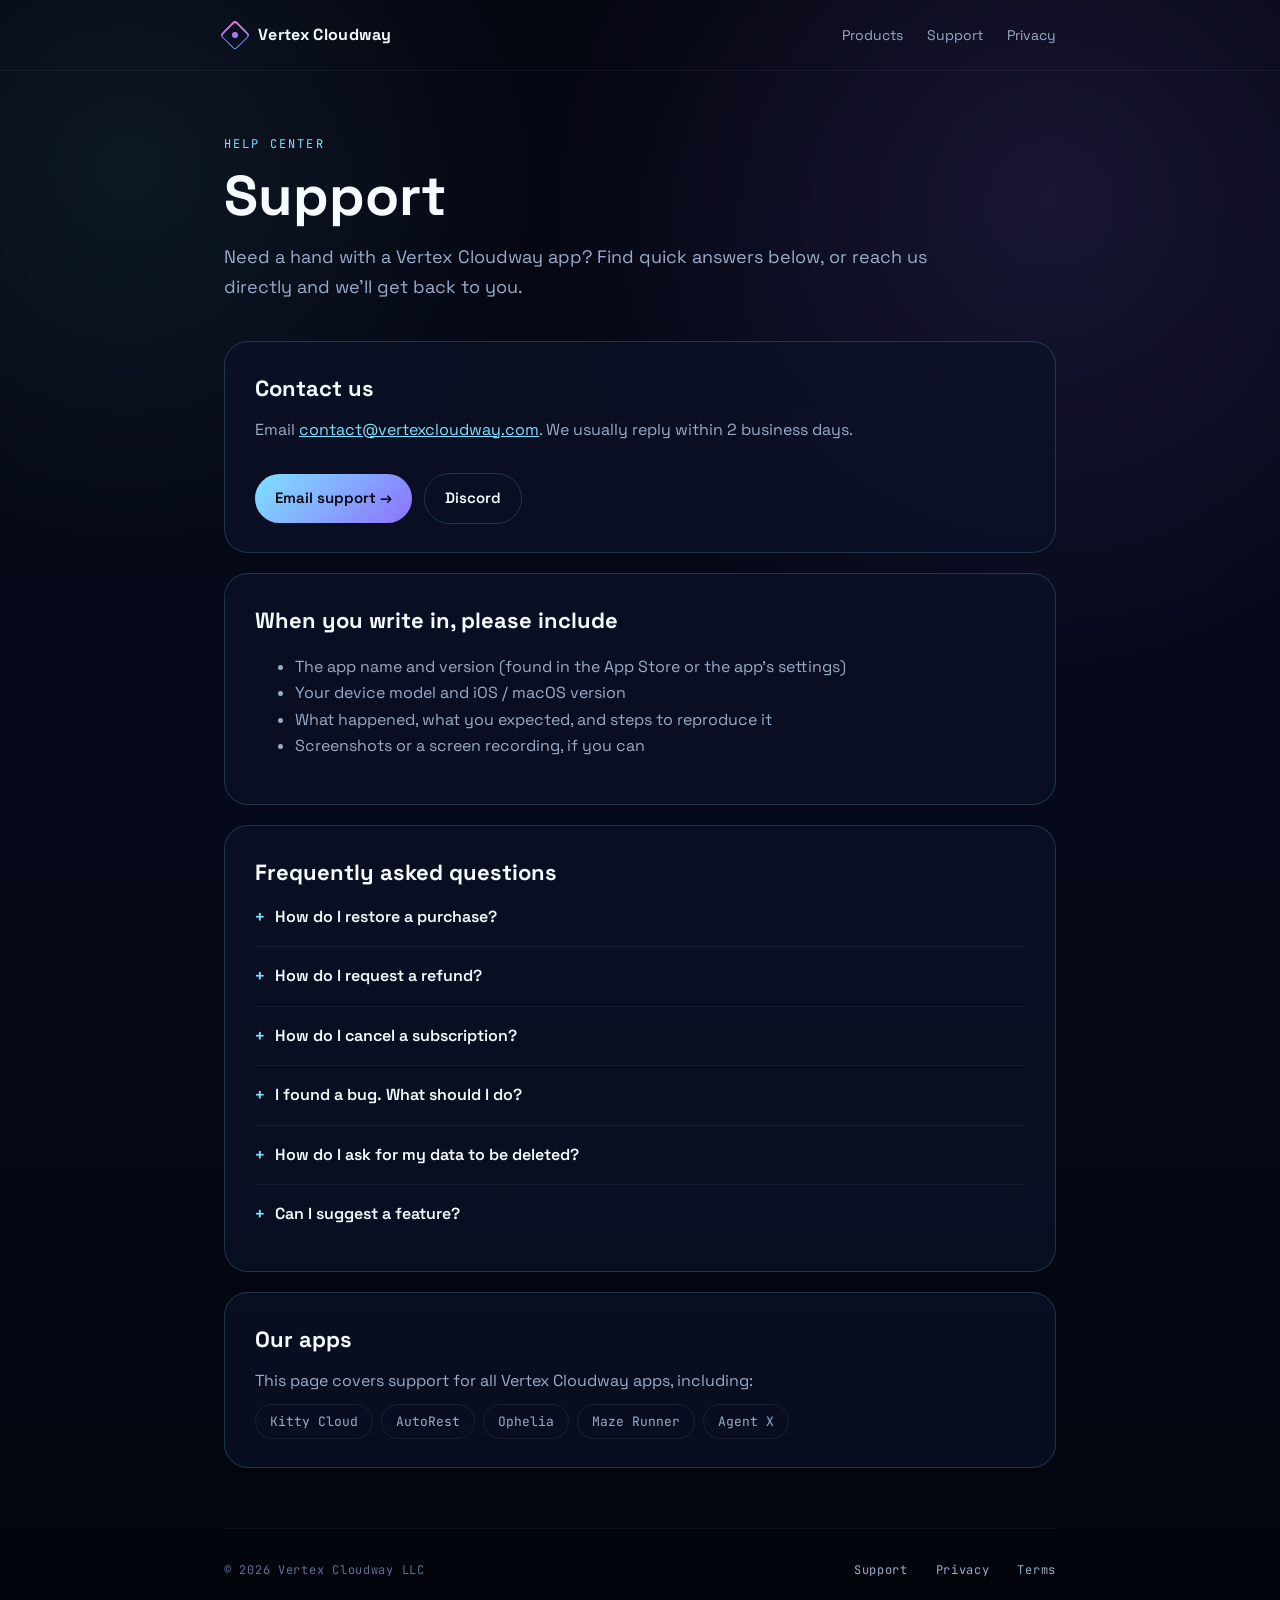
<file: support/index.html>
<!DOCTYPE html>
<html lang="en">
<head>
  <meta charset="UTF-8" />
  <meta name="viewport" content="width=device-width, initial-scale=1.0" />
  <title>Support — Vertex Cloudway</title>
  <meta name="description" content="Get help with Vertex Cloudway apps: contact support, purchases and refunds, bug reports, and data requests." />
  <link rel="preconnect" href="https://fonts.googleapis.com">
  <link rel="preconnect" href="https://fonts.gstatic.com" crossorigin>
  <link href="https://fonts.googleapis.com/css2?family=Space+Grotesk:wght@400;500;600;700&family=JetBrains+Mono:wght@400;500;600&display=swap" rel="stylesheet">
  <style>
    :root{
      --line:rgba(125,226,255,.18);
      --text:#f7fbff; --muted:#9aacc8; --dim:#5f7093;
      --cyan:#7de2ff; --violet:#8d72ff; --pink:#ff5fc9;
      --panel:rgba(12,18,40,.68); --max:880px;
    }
    *{box-sizing:border-box}
    html{scroll-behavior:smooth}
    body{
      margin:0; color:var(--text);
      font-family:'Space Grotesk',ui-sans-serif,system-ui,sans-serif;
      background:
        radial-gradient(circle at 10% 10%, rgba(125,226,255,.08), transparent 22%),
        radial-gradient(circle at 82% 12%, rgba(141,114,255,.14), transparent 28%),
        linear-gradient(180deg, #040610 0%, #06091a 45%, #03050d 100%);
      min-height:100vh; line-height:1.65;
    }
    a{color:var(--cyan)}
    .container{max-width:var(--max);margin:0 auto;padding:0 24px}
    nav{padding:22px 0;border-bottom:1px solid rgba(255,255,255,.05)}
    .nav-inner{display:flex;justify-content:space-between;align-items:center;gap:16px;flex-wrap:wrap}
    .brand{display:flex;align-items:center;gap:12px;color:var(--text);text-decoration:none;font-weight:700;letter-spacing:.02em}
    .brand-mark{position:relative;width:22px;height:22px;display:inline-block}
    .brand-mark::before{content:"";position:absolute;inset:0;transform:rotate(45deg);border-radius:4px;padding:1.5px;
      background:linear-gradient(135deg,#ff6fb8 0%,#9b7bff 50%,#6ea8ff 100%);
      -webkit-mask:linear-gradient(#000 0 0) content-box,linear-gradient(#000 0 0);-webkit-mask-composite:xor;mask-composite:exclude}
    .brand-mark::after{content:"";position:absolute;top:50%;left:50%;width:6px;height:6px;border-radius:50%;
      background:linear-gradient(135deg,#ff6fb8,#9b7bff,#6ea8ff);transform:translate(-50%,-50%)}
    .nav-links a{color:var(--muted);text-decoration:none;margin-left:20px;font-size:14px}
    .nav-links a:hover{color:var(--cyan)}
    .eyebrow{font-family:'JetBrains Mono',monospace;font-size:12px;letter-spacing:.18em;text-transform:uppercase;color:var(--cyan);margin:64px 0 12px}
    h1{font-size:clamp(36px,6vw,56px);line-height:1.05;margin:0 0 16px}
    .lead{color:var(--muted);font-size:18px;max-width:60ch;margin:0 0 40px}
    .card{background:var(--panel);border:1px solid var(--line);border-radius:24px;padding:28px 30px;margin-bottom:20px}
    .card h2{margin:0 0 10px;font-size:22px}
    .card p,.card li{color:var(--muted)}
    .card p{margin:0 0 10px}
    .contact{display:flex;justify-content:space-between;align-items:center;gap:20px;flex-wrap:wrap}
    .btn{display:inline-block;padding:12px 20px;border-radius:999px;text-decoration:none;font-weight:600;font-size:15px}
    .btn-primary{background:linear-gradient(135deg,var(--cyan),var(--violet));color:#04060f}
    .btn-secondary{border:1px solid var(--line);color:var(--text);margin-left:8px}
    details{border-top:1px solid rgba(255,255,255,.06);padding:16px 0}
    details:first-of-type{border-top:0;padding-top:4px}
    summary{cursor:pointer;font-weight:600;color:var(--text);list-style:none}
    summary::-webkit-details-marker{display:none}
    summary::before{content:"+";display:inline-block;width:20px;color:var(--cyan);font-family:'JetBrains Mono',monospace}
    details[open] summary::before{content:"–"}
    details p{margin:10px 0 0 20px}
    .apps{display:flex;flex-wrap:wrap;gap:8px;margin-top:6px}
    .tag{font-family:'JetBrains Mono',monospace;font-size:13px;border:1px solid rgba(255,255,255,.08);border-radius:999px;padding:6px 14px;color:var(--muted)}
    footer{margin-top:60px;padding:32px 0 48px;border-top:1px solid rgba(255,255,255,.05);display:flex;justify-content:space-between;flex-wrap:wrap;gap:14px;
      color:var(--dim);font-size:12px;font-family:'JetBrains Mono',monospace;letter-spacing:.06em}
    footer a{color:var(--muted);text-decoration:none;margin-left:20px}
    footer a:hover{color:var(--cyan)}
    @media (max-width:600px){.nav-links a{margin-left:0;margin-right:16px}.btn-secondary{margin:8px 0 0}}
  </style>
</head>
<body>
  <nav>
    <div class="container nav-inner">
      <a href="/" class="brand"><span class="brand-mark"></span><span>Vertex Cloudway</span></a>
      <div class="nav-links">
        <a href="/#apps">Products</a>
        <a href="/support/">Support</a>
        <a href="/legal/privacy/">Privacy</a>
      </div>
    </div>
  </nav>

  <main class="container">
    <div class="eyebrow">Help Center</div>
    <h1>Support</h1>
    <p class="lead">Need a hand with a Vertex Cloudway app? Find quick answers below, or reach us directly and we'll get back to you.</p>

    <section class="card contact">
      <div>
        <h2>Contact us</h2>
        <p>Email <a href="mailto:contact@vertexcloudway.com">contact@vertexcloudway.com</a>. We usually reply within 2 business days.</p>
      </div>
      <div>
        <a class="btn btn-primary" href="mailto:contact@vertexcloudway.com?subject=Support%20Request">Email support →</a>
        <a class="btn btn-secondary" href="https://discord.gg/rCUVWJaR" target="_blank" rel="noopener">Discord</a>
      </div>
    </section>

    <section class="card">
      <h2>When you write in, please include</h2>
      <ul>
        <li>The app name and version (found in the App Store or the app's settings)</li>
        <li>Your device model and iOS / macOS version</li>
        <li>What happened, what you expected, and steps to reproduce it</li>
        <li>Screenshots or a screen recording, if you can</li>
      </ul>
    </section>

    <section class="card">
      <h2>Frequently asked questions</h2>
      <details>
        <summary>How do I restore a purchase?</summary>
        <p>Open the app and look for <strong>Restore Purchases</strong> in its settings or store screen. Make sure you're signed in with the same Apple Account you used to buy.</p>
      </details>
      <details>
        <summary>How do I request a refund?</summary>
        <p>All purchases are processed by Apple, so refunds are handled by Apple. Visit <a href="https://reportaproblem.apple.com" target="_blank" rel="noopener">reportaproblem.apple.com</a>, sign in, and choose the purchase.</p>
      </details>
      <details>
        <summary>How do I cancel a subscription?</summary>
        <p>On iPhone or iPad, go to <strong>Settings → [your name] → Subscriptions</strong>. On Mac, open the App Store, click your name, then <strong>Account Settings → Subscriptions</strong>.</p>
      </details>
      <details>
        <summary>I found a bug. What should I do?</summary>
        <p>Email us with the details listed above. Bug reports with steps to reproduce help us fix things fastest.</p>
      </details>
      <details>
        <summary>How do I ask for my data to be deleted?</summary>
        <p>Email <a href="mailto:contact@vertexcloudway.com?subject=Data%20Request">contact@vertexcloudway.com</a> with the subject "Data Request". See our <a href="/legal/privacy/">Privacy Policy</a> for details on what we collect.</p>
      </details>
      <details>
        <summary>Can I suggest a feature?</summary>
        <p>Yes, please! Email us or share it in our Discord. We read every idea.</p>
      </details>
    </section>

    <section class="card">
      <h2>Our apps</h2>
      <p>This page covers support for all Vertex Cloudway apps, including:</p>
      <div class="apps">
        <span class="tag">Kitty Cloud</span>
        <span class="tag">AutoRest</span>
        <span class="tag">Ophelia</span>
        <span class="tag">Maze Runner</span>
        <span class="tag">Agent X</span>
      </div>
    </section>

    <footer>
      <div>© 2026 Vertex Cloudway LLC</div>
      <div>
        <a href="/support/">Support</a>
        <a href="/legal/privacy/">Privacy</a>
        <a href="/terms-and-conditions/privacy/">Terms</a>
      </div>
    </footer>
  </main>
</body>
</html>
</file>
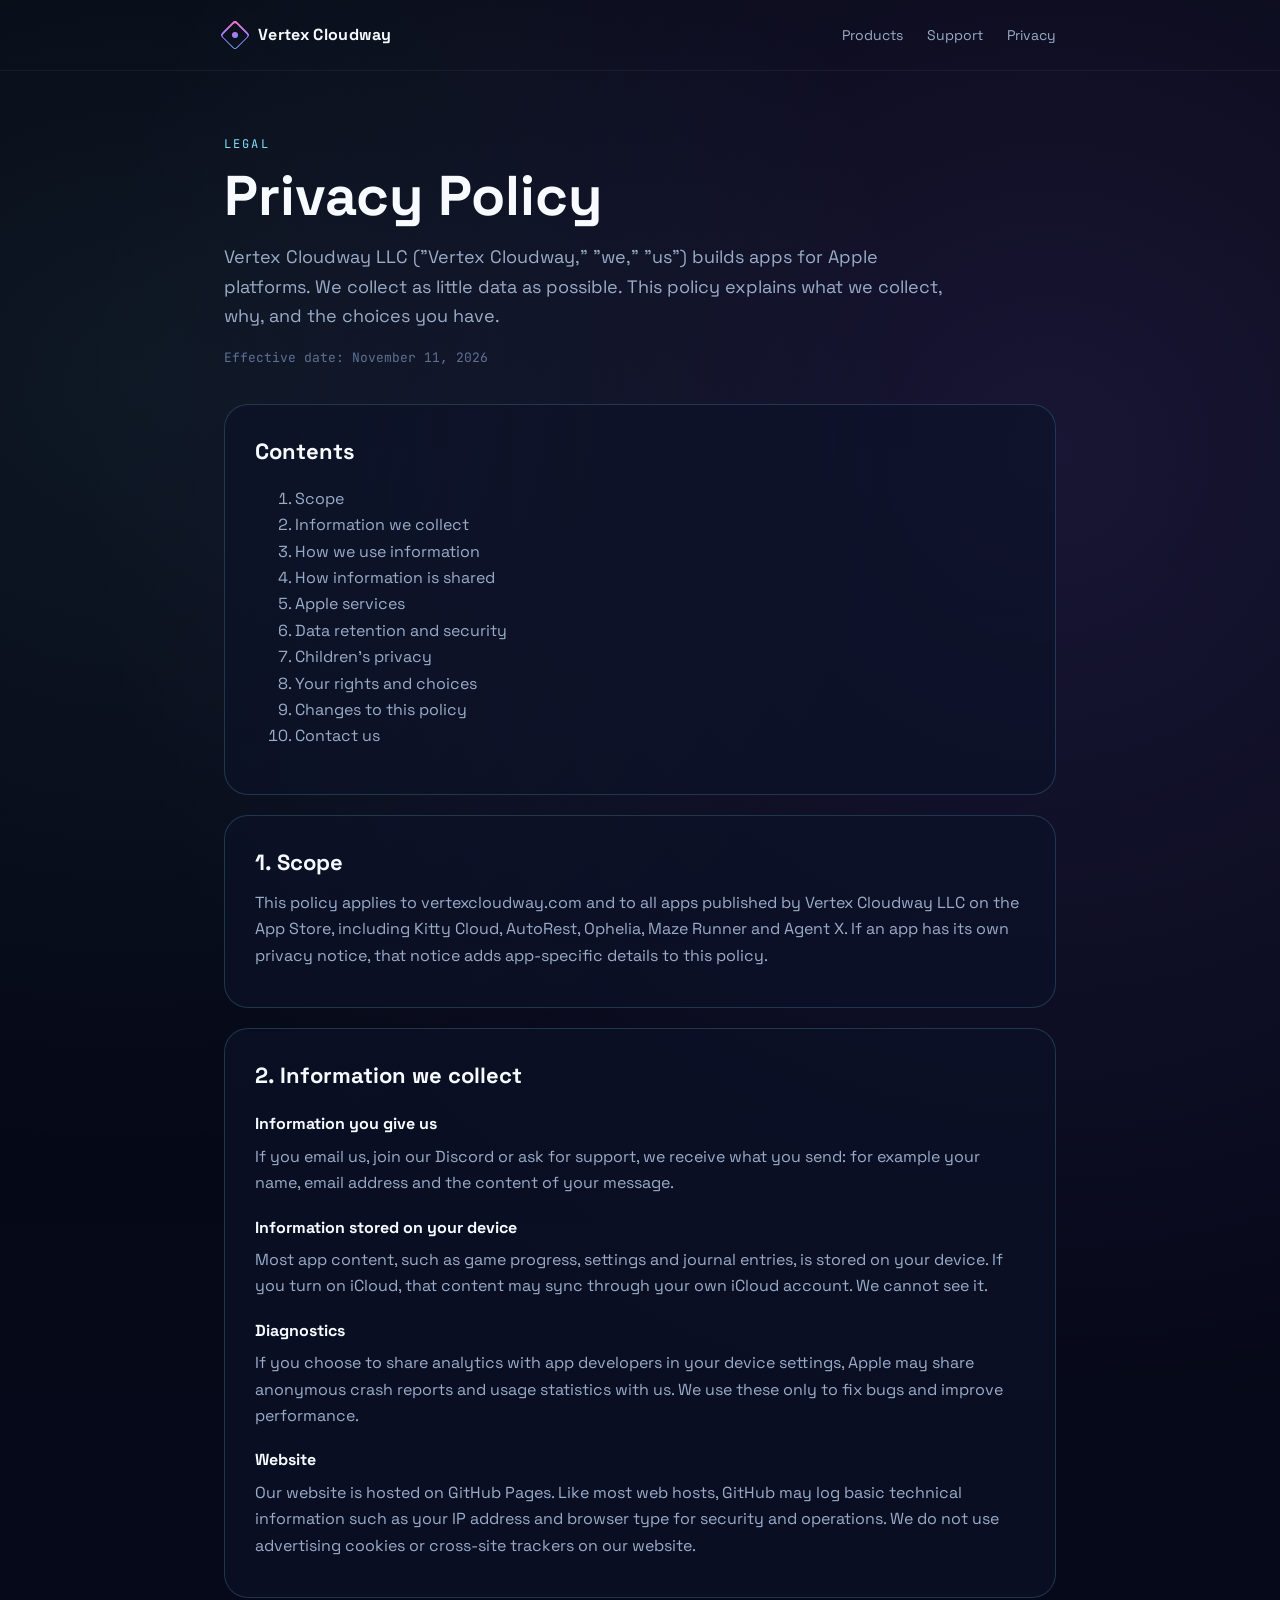
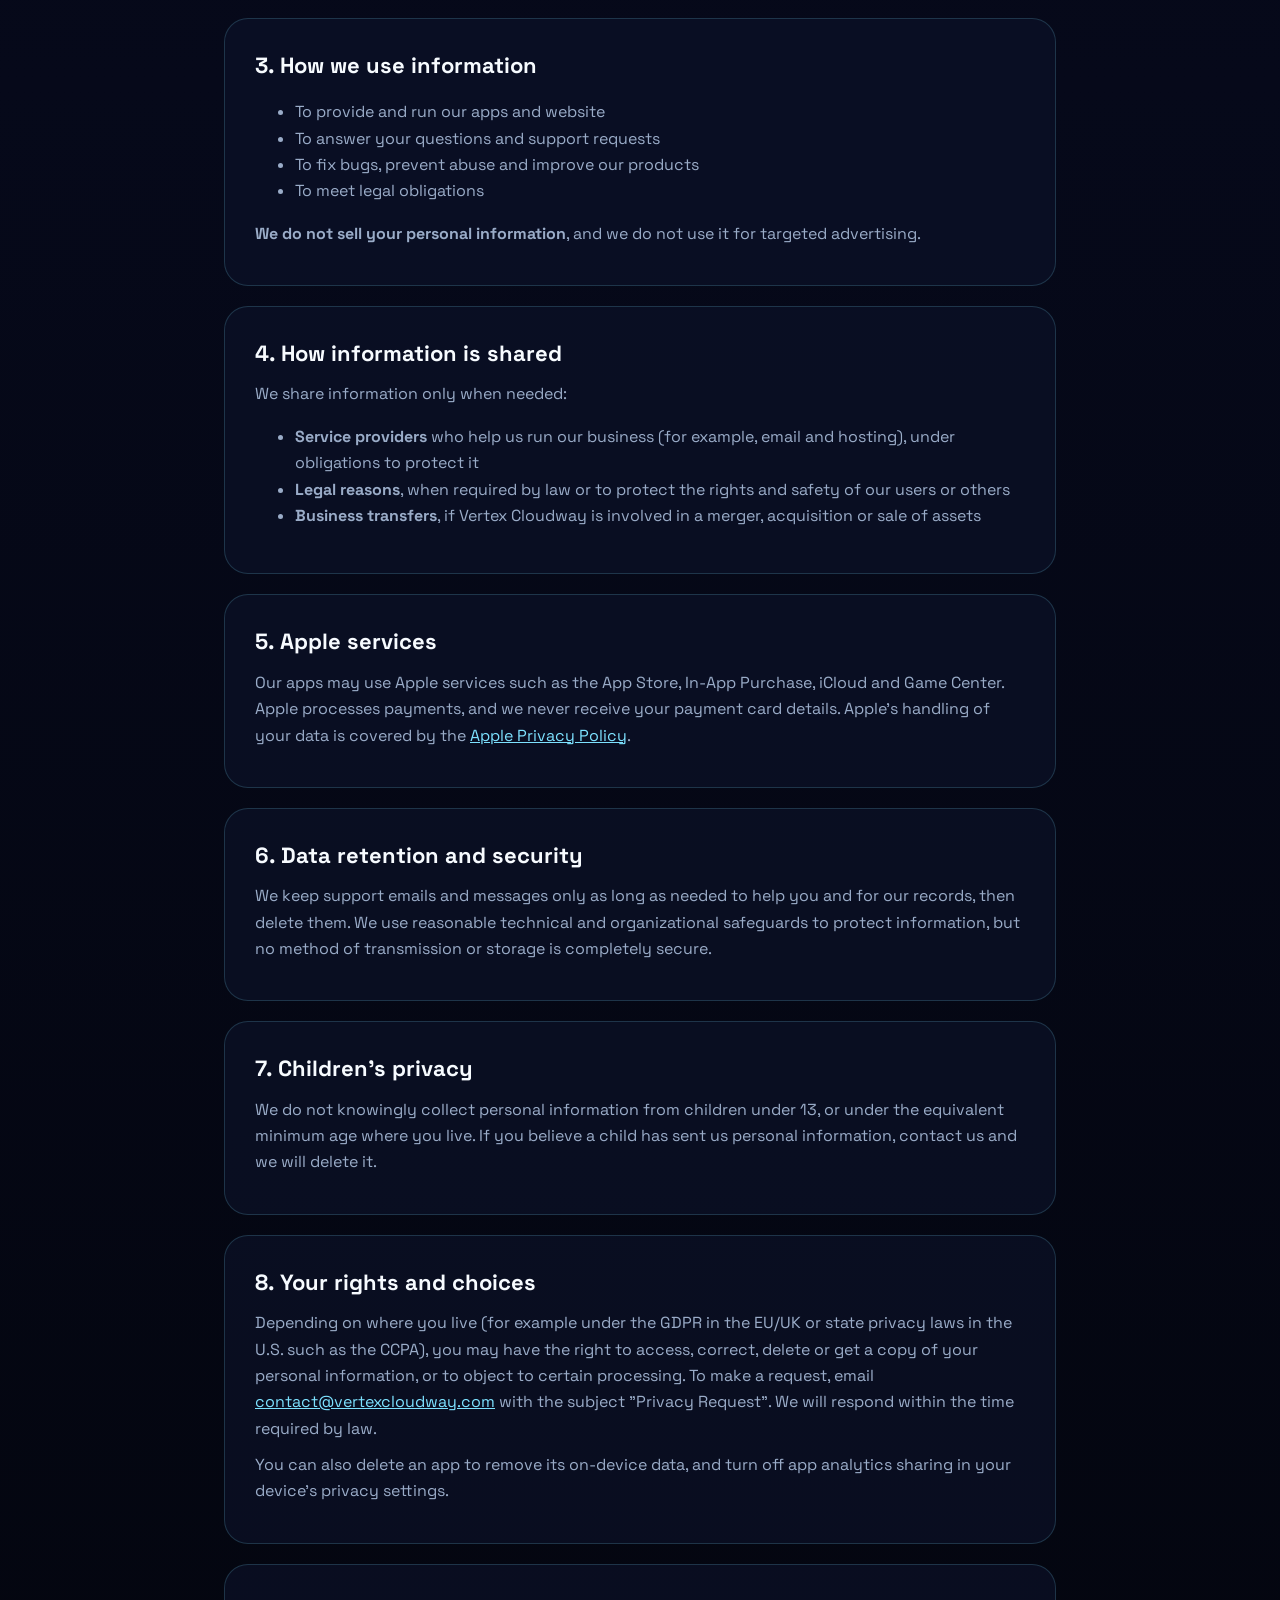
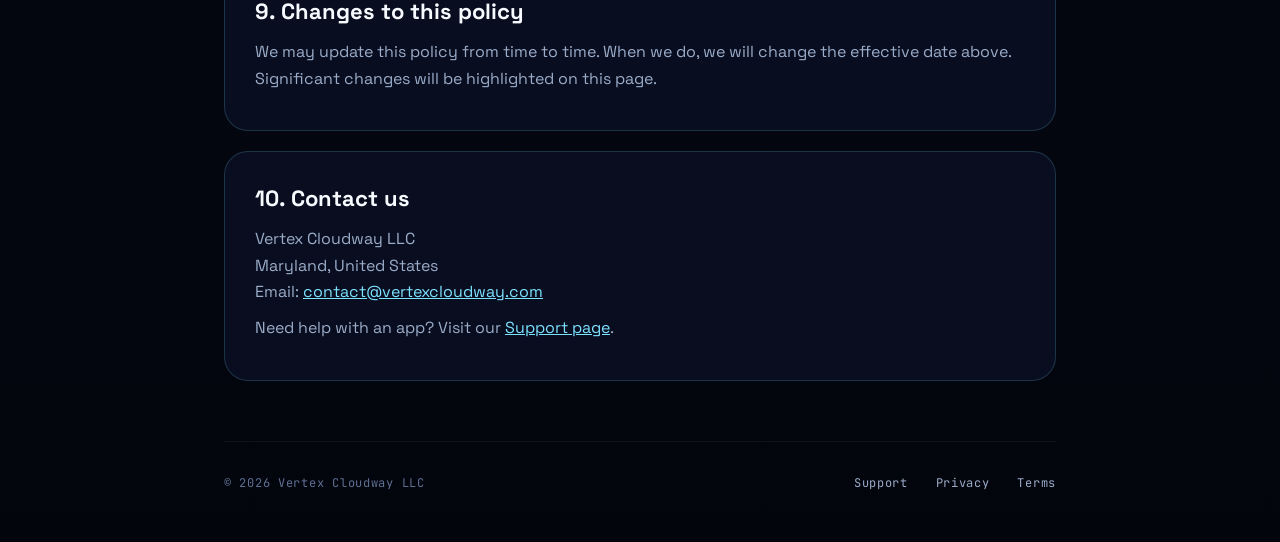
<file: legal/privacy/index.html>
<!DOCTYPE html>
<html lang="en">
<head>
  <meta charset="UTF-8" />
  <meta name="viewport" content="width=device-width, initial-scale=1.0" />
  <title>Privacy Policy — Vertex Cloudway</title>
  <meta name="description" content="Privacy Policy for Vertex Cloudway LLC and its apps." />
  <link rel="preconnect" href="https://fonts.googleapis.com">
  <link rel="preconnect" href="https://fonts.gstatic.com" crossorigin>
  <link href="https://fonts.googleapis.com/css2?family=Space+Grotesk:wght@400;500;600;700&family=JetBrains+Mono:wght@400;500;600&display=swap" rel="stylesheet">
  <style>
    :root{
      --line:rgba(125,226,255,.18);
      --text:#f7fbff; --muted:#9aacc8; --dim:#5f7093;
      --cyan:#7de2ff; --violet:#8d72ff; --pink:#ff5fc9;
      --panel:rgba(12,18,40,.68); --max:880px;
    }
    *{box-sizing:border-box}
    html{scroll-behavior:smooth}
    body{
      margin:0; color:var(--text);
      font-family:'Space Grotesk',ui-sans-serif,system-ui,sans-serif;
      background:
        radial-gradient(circle at 10% 10%, rgba(125,226,255,.08), transparent 22%),
        radial-gradient(circle at 82% 12%, rgba(141,114,255,.14), transparent 28%),
        linear-gradient(180deg, #040610 0%, #06091a 45%, #03050d 100%);
      min-height:100vh; line-height:1.65;
    }
    a{color:var(--cyan)}
    .container{max-width:var(--max);margin:0 auto;padding:0 24px}
    nav{padding:22px 0;border-bottom:1px solid rgba(255,255,255,.05)}
    .nav-inner{display:flex;justify-content:space-between;align-items:center;gap:16px;flex-wrap:wrap}
    .brand{display:flex;align-items:center;gap:12px;color:var(--text);text-decoration:none;font-weight:700;letter-spacing:.02em}
    .brand-mark{position:relative;width:22px;height:22px;display:inline-block}
    .brand-mark::before{content:"";position:absolute;inset:0;transform:rotate(45deg);border-radius:4px;padding:1.5px;
      background:linear-gradient(135deg,#ff6fb8 0%,#9b7bff 50%,#6ea8ff 100%);
      -webkit-mask:linear-gradient(#000 0 0) content-box,linear-gradient(#000 0 0);-webkit-mask-composite:xor;mask-composite:exclude}
    .brand-mark::after{content:"";position:absolute;top:50%;left:50%;width:6px;height:6px;border-radius:50%;
      background:linear-gradient(135deg,#ff6fb8,#9b7bff,#6ea8ff);transform:translate(-50%,-50%)}
    .nav-links a{color:var(--muted);text-decoration:none;margin-left:20px;font-size:14px}
    .nav-links a:hover{color:var(--cyan)}
    .eyebrow{font-family:'JetBrains Mono',monospace;font-size:12px;letter-spacing:.18em;text-transform:uppercase;color:var(--cyan);margin:64px 0 12px}
    h1{font-size:clamp(36px,6vw,56px);line-height:1.05;margin:0 0 16px}
    .lead{color:var(--muted);font-size:18px;max-width:60ch;margin:0 0 40px}
    .card{background:var(--panel);border:1px solid var(--line);border-radius:24px;padding:28px 30px;margin-bottom:20px}
    .card h2{margin:0 0 10px;font-size:22px}
    .card p,.card li{color:var(--muted)}
    .card p{margin:0 0 10px}
    .contact{display:flex;justify-content:space-between;align-items:center;gap:20px;flex-wrap:wrap}
    .btn{display:inline-block;padding:12px 20px;border-radius:999px;text-decoration:none;font-weight:600;font-size:15px}
    .btn-primary{background:linear-gradient(135deg,var(--cyan),var(--violet));color:#04060f}
    .btn-secondary{border:1px solid var(--line);color:var(--text);margin-left:8px}
    details{border-top:1px solid rgba(255,255,255,.06);padding:16px 0}
    details:first-of-type{border-top:0;padding-top:4px}
    summary{cursor:pointer;font-weight:600;color:var(--text);list-style:none}
    summary::-webkit-details-marker{display:none}
    summary::before{content:"+";display:inline-block;width:20px;color:var(--cyan);font-family:'JetBrains Mono',monospace}
    details[open] summary::before{content:"–"}
    details p{margin:10px 0 0 20px}
    .apps{display:flex;flex-wrap:wrap;gap:8px;margin-top:6px}
    .tag{font-family:'JetBrains Mono',monospace;font-size:13px;border:1px solid rgba(255,255,255,.08);border-radius:999px;padding:6px 14px;color:var(--muted)}
    footer{margin-top:60px;padding:32px 0 48px;border-top:1px solid rgba(255,255,255,.05);display:flex;justify-content:space-between;flex-wrap:wrap;gap:14px;
      color:var(--dim);font-size:12px;font-family:'JetBrains Mono',monospace;letter-spacing:.06em}
    footer a{color:var(--muted);text-decoration:none;margin-left:20px}
    footer a:hover{color:var(--cyan)}
    @media (max-width:600px){.nav-links a{margin-left:0;margin-right:16px}.btn-secondary{margin:8px 0 0}}
    .card h3{margin:18px 0 6px;font-size:16px;color:var(--text)}
    .meta{font-family:'JetBrains Mono',monospace;font-size:13px;color:var(--dim);margin:-24px 0 36px}
    .toc a{color:var(--muted);text-decoration:none}
    .toc a:hover{color:var(--cyan)}
  </style>
</head>
<body>
  <nav>
    <div class="container nav-inner">
      <a href="/" class="brand"><span class="brand-mark"></span><span>Vertex Cloudway</span></a>
      <div class="nav-links">
        <a href="/#apps">Products</a>
        <a href="/support/">Support</a>
        <a href="/legal/privacy/">Privacy</a>
      </div>
    </div>
  </nav>

  <main class="container">
    <div class="eyebrow">Legal</div>
    <h1>Privacy Policy</h1>
    <p class="lead">Vertex Cloudway LLC ("Vertex Cloudway," "we," "us") builds apps for Apple platforms. We collect as little data as possible. This policy explains what we collect, why, and the choices you have.</p>
    <p class="meta">Effective date: November 11, 2026</p>

    <section class="card toc">
      <h2>Contents</h2>
      <ol>
        <li><a href="#scope">Scope</a></li>
        <li><a href="#collect">Information we collect</a></li>
        <li><a href="#use">How we use information</a></li>
        <li><a href="#share">How information is shared</a></li>
        <li><a href="#apple">Apple services</a></li>
        <li><a href="#retention">Data retention and security</a></li>
        <li><a href="#children">Children's privacy</a></li>
        <li><a href="#rights">Your rights and choices</a></li>
        <li><a href="#changes">Changes to this policy</a></li>
        <li><a href="#contact">Contact us</a></li>
      </ol>
    </section>

    <section class="card" id="scope">
      <h2>1. Scope</h2>
      <p>This policy applies to vertexcloudway.com and to all apps published by Vertex Cloudway LLC on the App Store, including Kitty Cloud, AutoRest, Ophelia, Maze Runner and Agent X. If an app has its own privacy notice, that notice adds app-specific details to this policy.</p>
    </section>

    <section class="card" id="collect">
      <h2>2. Information we collect</h2>
      <h3>Information you give us</h3>
      <p>If you email us, join our Discord or ask for support, we receive what you send: for example your name, email address and the content of your message.</p>
      <h3>Information stored on your device</h3>
      <p>Most app content, such as game progress, settings and journal entries, is stored on your device. If you turn on iCloud, that content may sync through your own iCloud account. We cannot see it.</p>
      <h3>Diagnostics</h3>
      <p>If you choose to share analytics with app developers in your device settings, Apple may share anonymous crash reports and usage statistics with us. We use these only to fix bugs and improve performance.</p>
      <h3>Website</h3>
      <p>Our website is hosted on GitHub Pages. Like most web hosts, GitHub may log basic technical information such as your IP address and browser type for security and operations. We do not use advertising cookies or cross-site trackers on our website.</p>
    </section>

    <section class="card" id="use">
      <h2>3. How we use information</h2>
      <ul>
        <li>To provide and run our apps and website</li>
        <li>To answer your questions and support requests</li>
        <li>To fix bugs, prevent abuse and improve our products</li>
        <li>To meet legal obligations</li>
      </ul>
      <p><strong>We do not sell your personal information</strong>, and we do not use it for targeted advertising.</p>
    </section>

    <section class="card" id="share">
      <h2>4. How information is shared</h2>
      <p>We share information only when needed:</p>
      <ul>
        <li><strong>Service providers</strong> who help us run our business (for example, email and hosting), under obligations to protect it</li>
        <li><strong>Legal reasons</strong>, when required by law or to protect the rights and safety of our users or others</li>
        <li><strong>Business transfers</strong>, if Vertex Cloudway is involved in a merger, acquisition or sale of assets</li>
      </ul>
    </section>

    <section class="card" id="apple">
      <h2>5. Apple services</h2>
      <p>Our apps may use Apple services such as the App Store, In-App Purchase, iCloud and Game Center. Apple processes payments, and we never receive your payment card details. Apple's handling of your data is covered by the <a href="https://www.apple.com/legal/privacy/" target="_blank" rel="noopener">Apple Privacy Policy</a>.</p>
    </section>

    <section class="card" id="retention">
      <h2>6. Data retention and security</h2>
      <p>We keep support emails and messages only as long as needed to help you and for our records, then delete them. We use reasonable technical and organizational safeguards to protect information, but no method of transmission or storage is completely secure.</p>
    </section>

    <section class="card" id="children">
      <h2>7. Children's privacy</h2>
      <p>We do not knowingly collect personal information from children under 13, or under the equivalent minimum age where you live. If you believe a child has sent us personal information, contact us and we will delete it.</p>
    </section>

    <section class="card" id="rights">
      <h2>8. Your rights and choices</h2>
      <p>Depending on where you live (for example under the GDPR in the EU/UK or state privacy laws in the U.S. such as the CCPA), you may have the right to access, correct, delete or get a copy of your personal information, or to object to certain processing. To make a request, email <a href="mailto:contact@vertexcloudway.com?subject=Privacy%20Request">contact@vertexcloudway.com</a> with the subject "Privacy Request". We will respond within the time required by law.</p>
      <p>You can also delete an app to remove its on-device data, and turn off app analytics sharing in your device's privacy settings.</p>
    </section>

    <section class="card" id="changes">
      <h2>9. Changes to this policy</h2>
      <p>We may update this policy from time to time. When we do, we will change the effective date above. Significant changes will be highlighted on this page.</p>
    </section>

    <section class="card" id="contact">
      <h2>10. Contact us</h2>
      <p>Vertex Cloudway LLC<br>Maryland, United States<br>Email: <a href="mailto:contact@vertexcloudway.com">contact@vertexcloudway.com</a></p>
      <p>Need help with an app? Visit our <a href="/support/">Support page</a>.</p>
    </section>

    <footer>
      <div>© 2026 Vertex Cloudway LLC</div>
      <div>
        <a href="/support/">Support</a>
        <a href="/legal/privacy/">Privacy</a>
        <a href="/terms-and-conditions/privacy/">Terms</a>
      </div>
    </footer>
  </main>
</body>
</html>
</file>
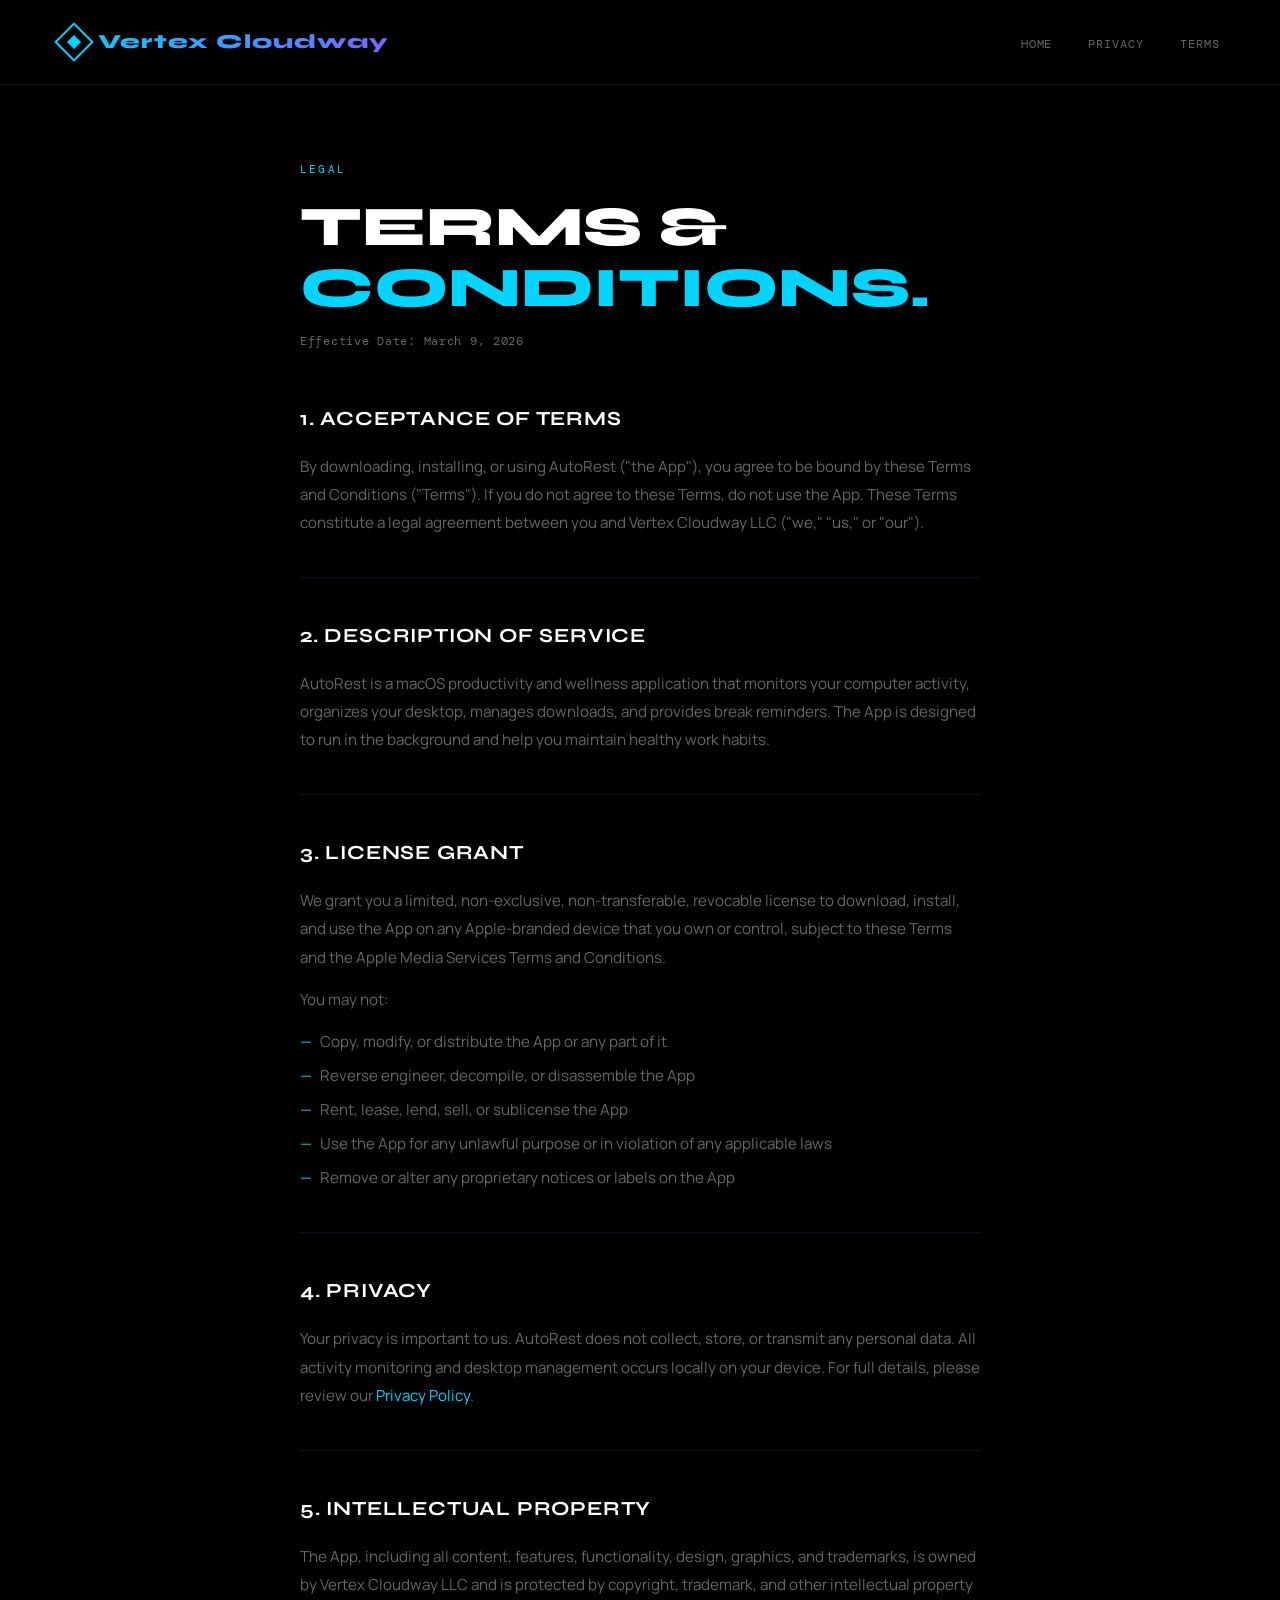
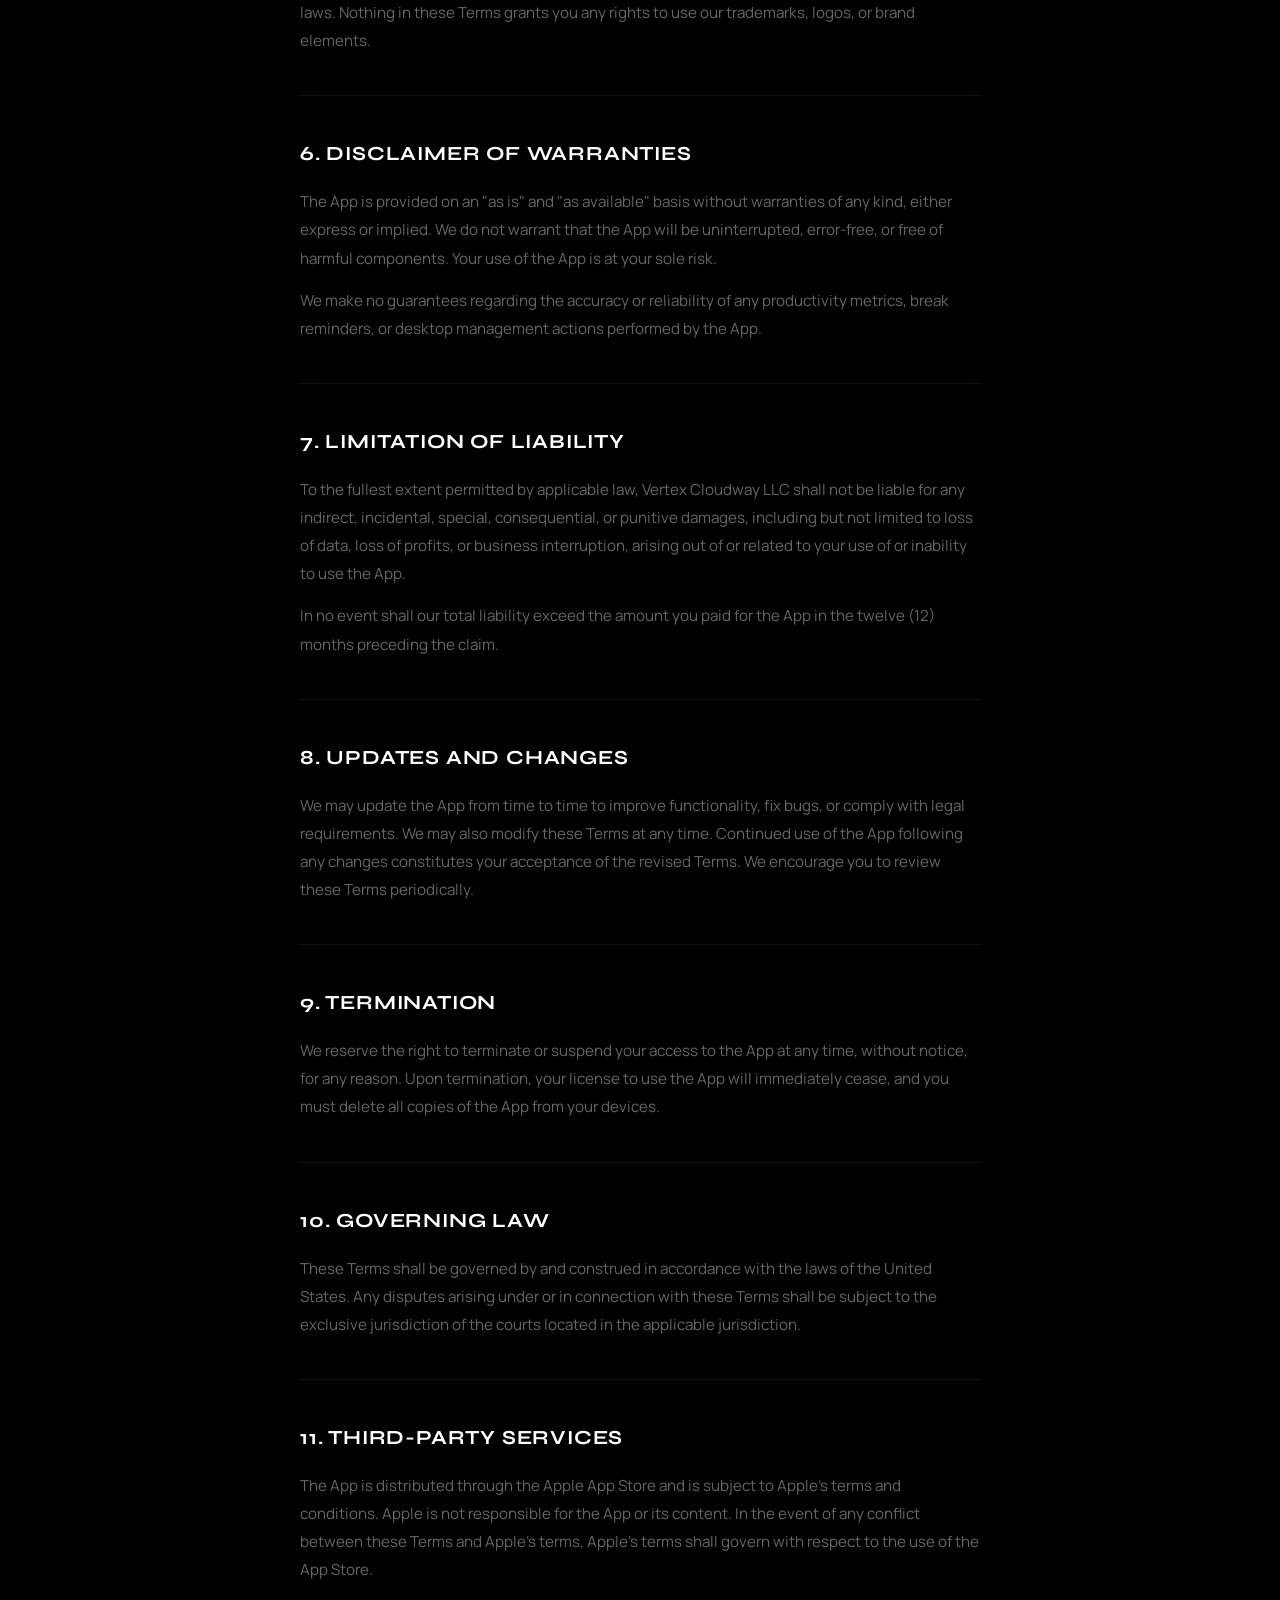
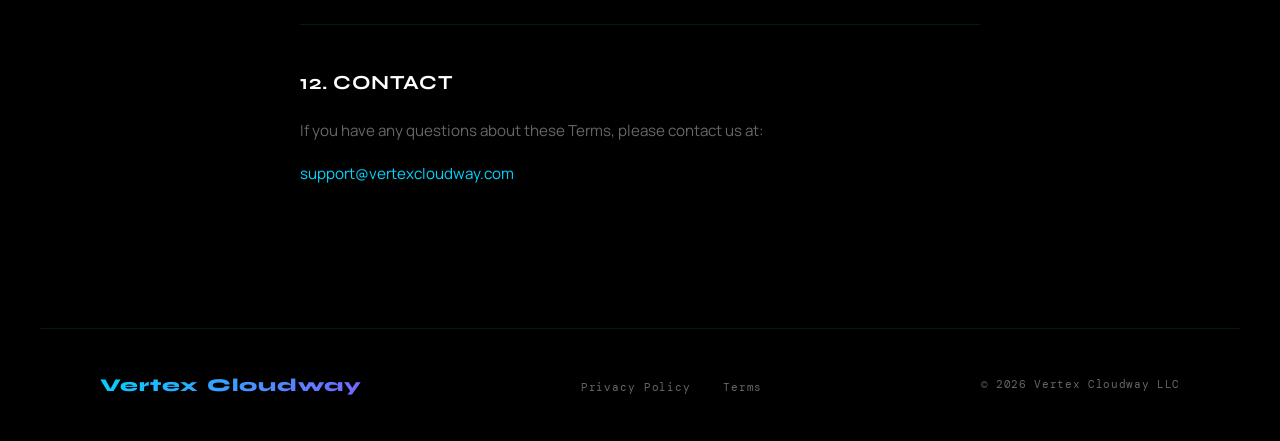
<file: terms-and-conditions/privacy/index.html>
<!DOCTYPE html>
<html lang="en">
<head>
<meta charset="UTF-8"/>
<meta name="viewport" content="width=device-width, initial-scale=1.0"/>
<title>Terms &amp; Conditions — Vertex Cloudway</title>
<link rel="preconnect" href="https://fonts.googleapis.com"/>
<link href="https://fonts.googleapis.com/css2?family=Syne:wght@400;600;700;800&family=DM+Mono:wght@300;400;500&family=Manrope:wght@300;400;500;600&display=swap" rel="stylesheet"/>
<style>
  :root {
    --bg: #000000;
    --bg2: #050508;
    --accent: #00d4ff;
    --accent2: #7b61ff;
    --accent3: #ff6b9d;
    --text: #ffffff;
    --muted: rgba(255,255,255,0.4);
    --text-dim: #8888a0;
    --border: rgba(0,212,255,0.12);
    --card-bg: rgba(255,255,255,0.03);
    --glow: 0 0 40px rgba(0, 212, 255, 0.15);
  }
  *, *::before, *::after { box-sizing: border-box; margin: 0; padding: 0; }
  html { scroll-behavior: smooth; }
  body {
    font-family: 'Manrope', sans-serif;
    background: var(--bg);
    color: var(--text);
    font-size: 16px;
    line-height: 1.8;
    -webkit-font-smoothing: antialiased;
  }
  a { color: var(--accent); text-decoration: none; transition: color .2s; }
  a:hover { color: var(--text); }

  /* NAV */
  nav {
    position: fixed; top: 0; left: 0; right: 0; z-index: 200;
    display: flex; align-items: center; justify-content: space-between;
    padding: 24px 60px;
    background: rgba(0,0,0,.85); backdrop-filter: blur(20px);
    border-bottom: 1px solid var(--border);
  }
  .nav-logo {
    font-family: 'Syne', sans-serif; font-size: 20px; font-weight: 800;
    letter-spacing: .06em;
    background: linear-gradient(135deg, var(--accent), var(--accent2));
    -webkit-background-clip: text; -webkit-text-fill-color: transparent;
    text-decoration: none; display: flex; align-items: center; gap: 10px;
  }
  .nav-logo-icon {
    width: 28px; height: 28px; border: 2px solid var(--accent);
    transform: rotate(45deg); position: relative;
    display: flex; align-items: center; justify-content: center; flex-shrink: 0;
  }
  .nav-logo-icon::before {
    content: ''; position: absolute; width: 10px; height: 10px; background: var(--accent);
  }
  .nav-links { display: flex; gap: 36px; list-style: none; }
  .nav-links a {
    font-family: 'DM Mono', monospace; font-size: 12px; letter-spacing: .08em;
    color: var(--muted); text-decoration: none; transition: color .2s;
    text-transform: uppercase; position: relative;
  }
  .nav-links a::after {
    content: ''; position: absolute; bottom: -4px; left: 0;
    width: 0; height: 1.5px; background: var(--accent); transition: width 0.3s;
  }
  .nav-links a:hover { color: var(--text); }
  .nav-links a:hover::after { width: 100%; }

  /* CONTENT */
  .page-content {
    max-width: 800px;
    margin: 0 auto;
    padding: 160px 60px 100px;
  }
  .page-eyebrow {
    font-family: 'DM Mono', monospace;
    font-size: 11px;
    letter-spacing: .2em;
    text-transform: uppercase;
    color: var(--accent);
    margin-bottom: 16px;
  }
  .page-title {
    font-family: 'Syne', sans-serif;
    font-size: clamp(2rem, 5vw, 3.5rem);
    font-weight: 800;
    line-height: 1.1;
    margin-bottom: 12px;
    text-transform: uppercase;
  }
  .page-title span { color: var(--accent); }
  .page-updated {
    font-family: 'DM Mono', monospace;
    font-size: 12px;
    color: var(--muted);
    letter-spacing: .06em;
    margin-bottom: 48px;
  }
  .legal-section {
    margin-bottom: 40px;
  }
  .legal-section h2 {
    font-family: 'Syne', sans-serif;
    font-size: 1.25rem;
    font-weight: 700;
    text-transform: uppercase;
    letter-spacing: .04em;
    margin-bottom: 16px;
    color: var(--text);
  }
  .legal-section p {
    color: var(--muted);
    font-size: 0.95rem;
    line-height: 1.85;
    margin-bottom: 14px;
  }
  .legal-section ul {
    list-style: none;
    padding: 0;
    margin-bottom: 14px;
  }
  .legal-section ul li {
    color: var(--muted);
    font-size: 0.95rem;
    line-height: 1.85;
    padding-left: 20px;
    position: relative;
    margin-bottom: 6px;
  }
  .legal-section ul li::before {
    content: '—';
    position: absolute;
    left: 0;
    color: var(--accent);
  }
  .divider {
    border: none;
    border-top: 1px solid var(--border);
    margin: 40px 0;
  }

  /* FOOTER */
  footer {
    padding: 40px 60px;
    border-top: 1px solid var(--border);
    display: flex; align-items: center; justify-content: space-between;
    max-width: 1200px; margin: 0 auto;
  }
  .footer-logo {
    font-family: 'Syne', sans-serif; font-size: 18px; font-weight: 800;
    letter-spacing: .06em;
    background: linear-gradient(135deg, var(--accent), var(--accent2));
    -webkit-background-clip: text; -webkit-text-fill-color: transparent;
  }
  .footer-links { display: flex; gap: 32px; list-style: none; }
  .footer-links a {
    font-family: 'DM Mono', monospace; font-size: 11px;
    letter-spacing: .08em; color: var(--muted); text-decoration: none; transition: color .2s;
  }
  .footer-links a:hover { color: var(--text); }
  .footer-copy {
    font-family: 'DM Mono', monospace; font-size: 11px;
    color: var(--muted); letter-spacing: .06em;
  }

  @media(max-width:768px) {
    nav { padding: 16px 24px; }
    .nav-links { display: none; }
    .page-content { padding: 120px 24px 60px; }
    footer { flex-direction: column; gap: 16px; text-align: center; padding: 32px 24px; }
  }
</style>
</head>
<body>

<nav>
  <a class="nav-logo" href="https://vertexcloudway.com">
    <div class="nav-logo-icon"></div>Vertex Cloudway
  </a>
  <ul class="nav-links">
    <li><a href="https://vertexcloudway.com">Home</a></li>
    <li><a href="https://vertexcloudway.com/privacy">Privacy</a></li>
    <li><a href="https://vertexcloudway.com/terms-and-conditions/privacy">Terms</a></li>
  </ul>
</nav>

<div class="page-content">
  <div class="page-eyebrow">Legal</div>
  <h1 class="page-title">Terms &amp;<br><span>Conditions.</span></h1>
  <div class="page-updated">Effective Date: March 9, 2026</div>

  <div class="legal-section">
    <h2>1. Acceptance of Terms</h2>
    <p>By downloading, installing, or using AutoRest ("the App"), you agree to be bound by these Terms and Conditions ("Terms"). If you do not agree to these Terms, do not use the App. These Terms constitute a legal agreement between you and Vertex Cloudway LLC ("we," "us," or "our").</p>
  </div>

  <hr class="divider"/>

  <div class="legal-section">
    <h2>2. Description of Service</h2>
    <p>AutoRest is a macOS productivity and wellness application that monitors your computer activity, organizes your desktop, manages downloads, and provides break reminders. The App is designed to run in the background and help you maintain healthy work habits.</p>
  </div>

  <hr class="divider"/>

  <div class="legal-section">
    <h2>3. License Grant</h2>
    <p>We grant you a limited, non-exclusive, non-transferable, revocable license to download, install, and use the App on any Apple-branded device that you own or control, subject to these Terms and the Apple Media Services Terms and Conditions.</p>
    <p>You may not:</p>
    <ul>
      <li>Copy, modify, or distribute the App or any part of it</li>
      <li>Reverse engineer, decompile, or disassemble the App</li>
      <li>Rent, lease, lend, sell, or sublicense the App</li>
      <li>Use the App for any unlawful purpose or in violation of any applicable laws</li>
      <li>Remove or alter any proprietary notices or labels on the App</li>
    </ul>
  </div>

  <hr class="divider"/>

  <div class="legal-section">
    <h2>4. Privacy</h2>
    <p>Your privacy is important to us. AutoRest does not collect, store, or transmit any personal data. All activity monitoring and desktop management occurs locally on your device. For full details, please review our <a href="https://vertexcloudway.com/privacy">Privacy Policy</a>.</p>
  </div>

  <hr class="divider"/>

  <div class="legal-section">
    <h2>5. Intellectual Property</h2>
    <p>The App, including all content, features, functionality, design, graphics, and trademarks, is owned by Vertex Cloudway LLC and is protected by copyright, trademark, and other intellectual property laws. Nothing in these Terms grants you any rights to use our trademarks, logos, or brand elements.</p>
  </div>

  <hr class="divider"/>

  <div class="legal-section">
    <h2>6. Disclaimer of Warranties</h2>
    <p>The App is provided on an "as is" and "as available" basis without warranties of any kind, either express or implied. We do not warrant that the App will be uninterrupted, error-free, or free of harmful components. Your use of the App is at your sole risk.</p>
    <p>We make no guarantees regarding the accuracy or reliability of any productivity metrics, break reminders, or desktop management actions performed by the App.</p>
  </div>

  <hr class="divider"/>

  <div class="legal-section">
    <h2>7. Limitation of Liability</h2>
    <p>To the fullest extent permitted by applicable law, Vertex Cloudway LLC shall not be liable for any indirect, incidental, special, consequential, or punitive damages, including but not limited to loss of data, loss of profits, or business interruption, arising out of or related to your use of or inability to use the App.</p>
    <p>In no event shall our total liability exceed the amount you paid for the App in the twelve (12) months preceding the claim.</p>
  </div>

  <hr class="divider"/>

  <div class="legal-section">
    <h2>8. Updates and Changes</h2>
    <p>We may update the App from time to time to improve functionality, fix bugs, or comply with legal requirements. We may also modify these Terms at any time. Continued use of the App following any changes constitutes your acceptance of the revised Terms. We encourage you to review these Terms periodically.</p>
  </div>

  <hr class="divider"/>

  <div class="legal-section">
    <h2>9. Termination</h2>
    <p>We reserve the right to terminate or suspend your access to the App at any time, without notice, for any reason. Upon termination, your license to use the App will immediately cease, and you must delete all copies of the App from your devices.</p>
  </div>

  <hr class="divider"/>

  <div class="legal-section">
    <h2>10. Governing Law</h2>
    <p>These Terms shall be governed by and construed in accordance with the laws of the United States. Any disputes arising under or in connection with these Terms shall be subject to the exclusive jurisdiction of the courts located in the applicable jurisdiction.</p>
  </div>

  <hr class="divider"/>

  <div class="legal-section">
    <h2>11. Third-Party Services</h2>
    <p>The App is distributed through the Apple App Store and is subject to Apple's terms and conditions. Apple is not responsible for the App or its content. In the event of any conflict between these Terms and Apple's terms, Apple's terms shall govern with respect to the use of the App Store.</p>
  </div>

  <hr class="divider"/>

  <div class="legal-section">
    <h2>12. Contact</h2>
    <p>If you have any questions about these Terms, please contact us at:</p>
    <p><a href="mailto:support@vertexcloudway.com">support@vertexcloudway.com</a></p>
  </div>
</div>

<footer>
  <div class="footer-logo">Vertex Cloudway</div>
  <ul class="footer-links">
    <li><a href="https://vertexcloudway.com/privacy">Privacy Policy</a></li>
    <li><a href="https://vertexcloudway.com/terms-and-conditions/privacy">Terms</a></li>
  </ul>
  <div class="footer-copy">&copy; 2026 Vertex Cloudway LLC</div>
</footer>

</body>
</html>
</file>
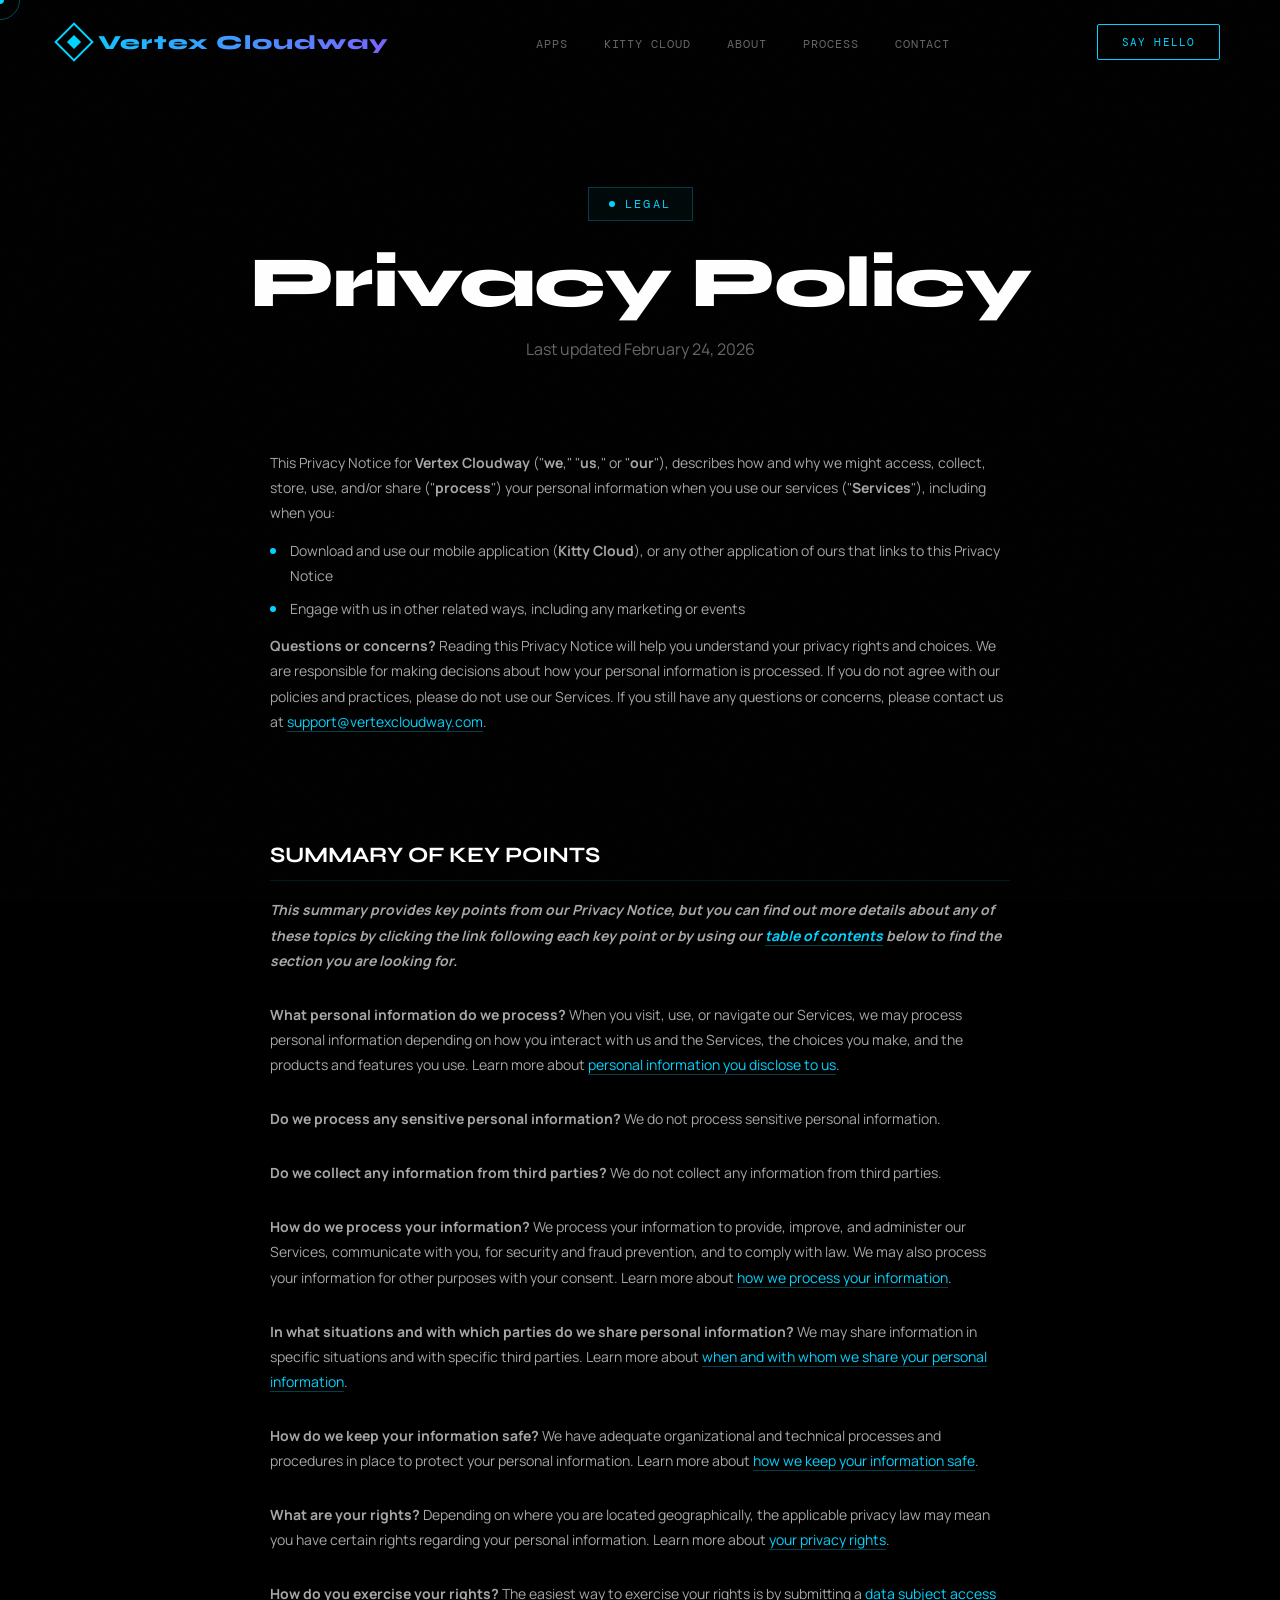
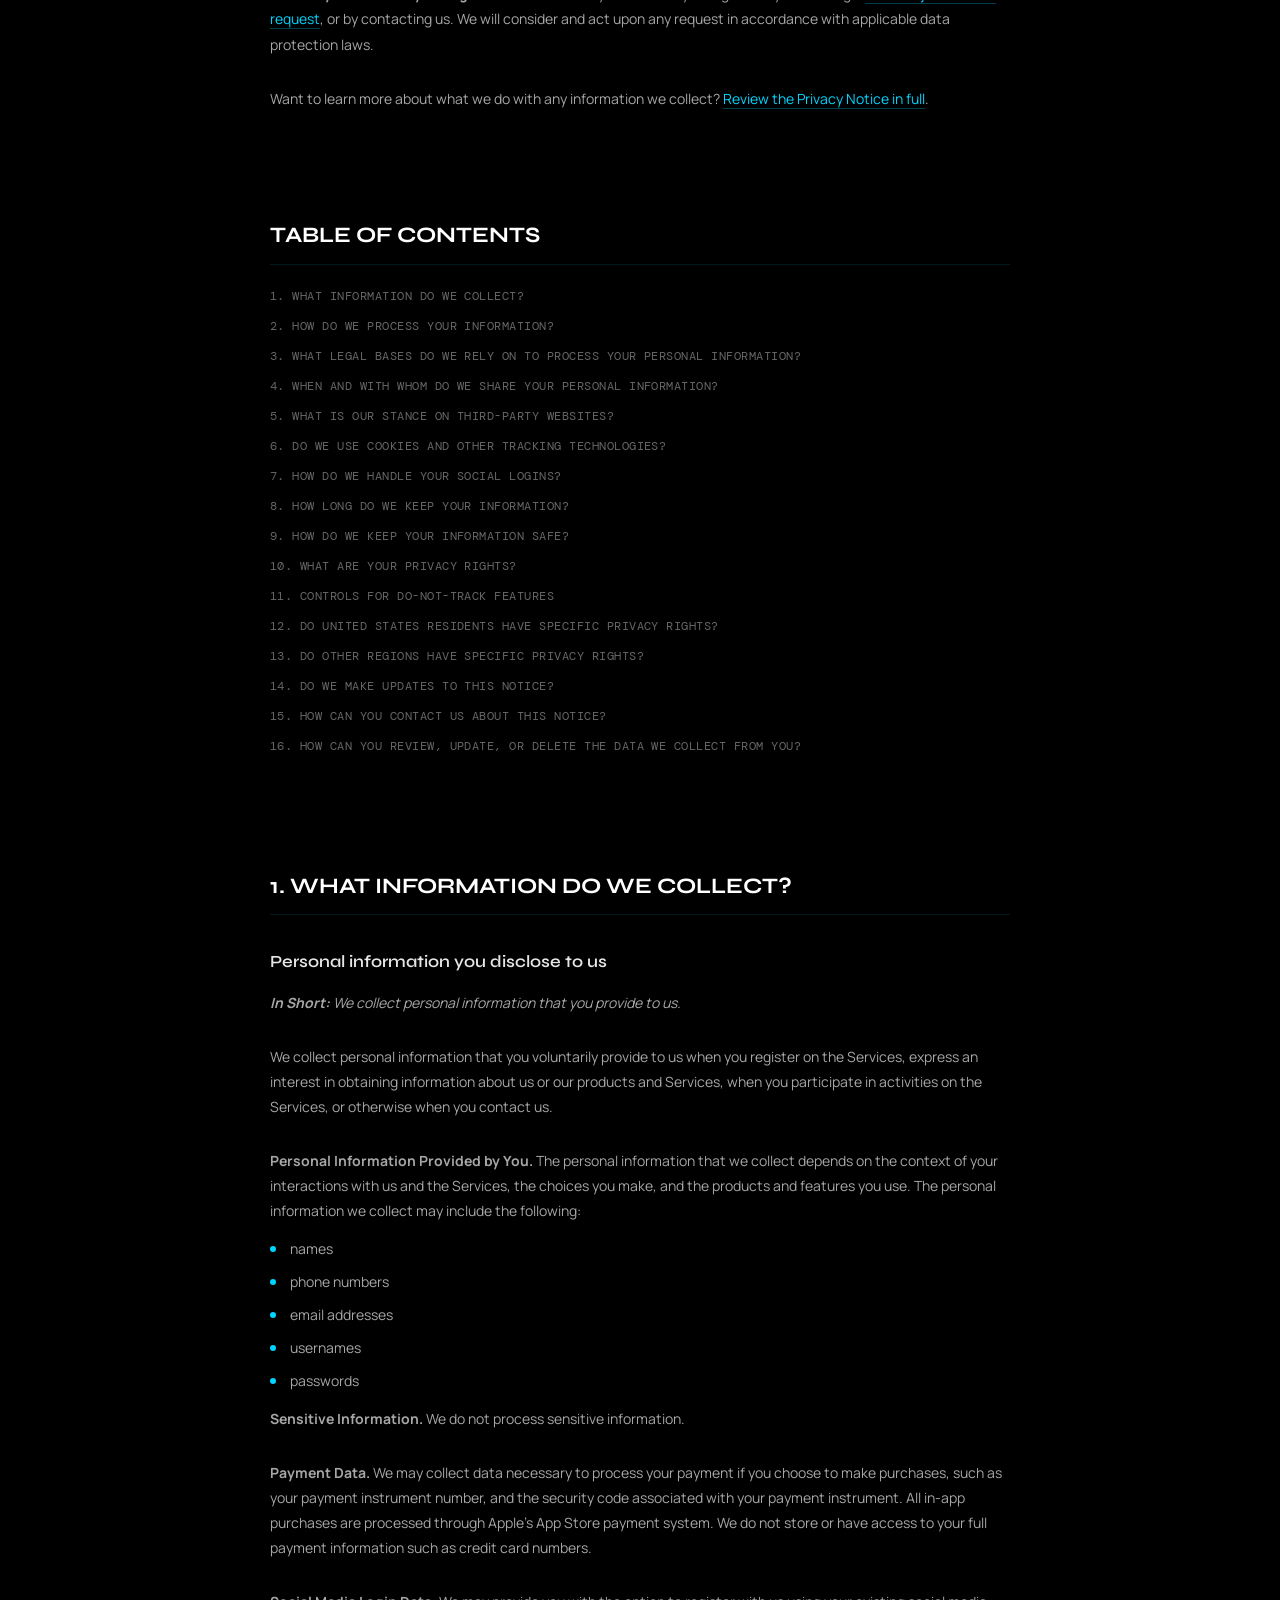
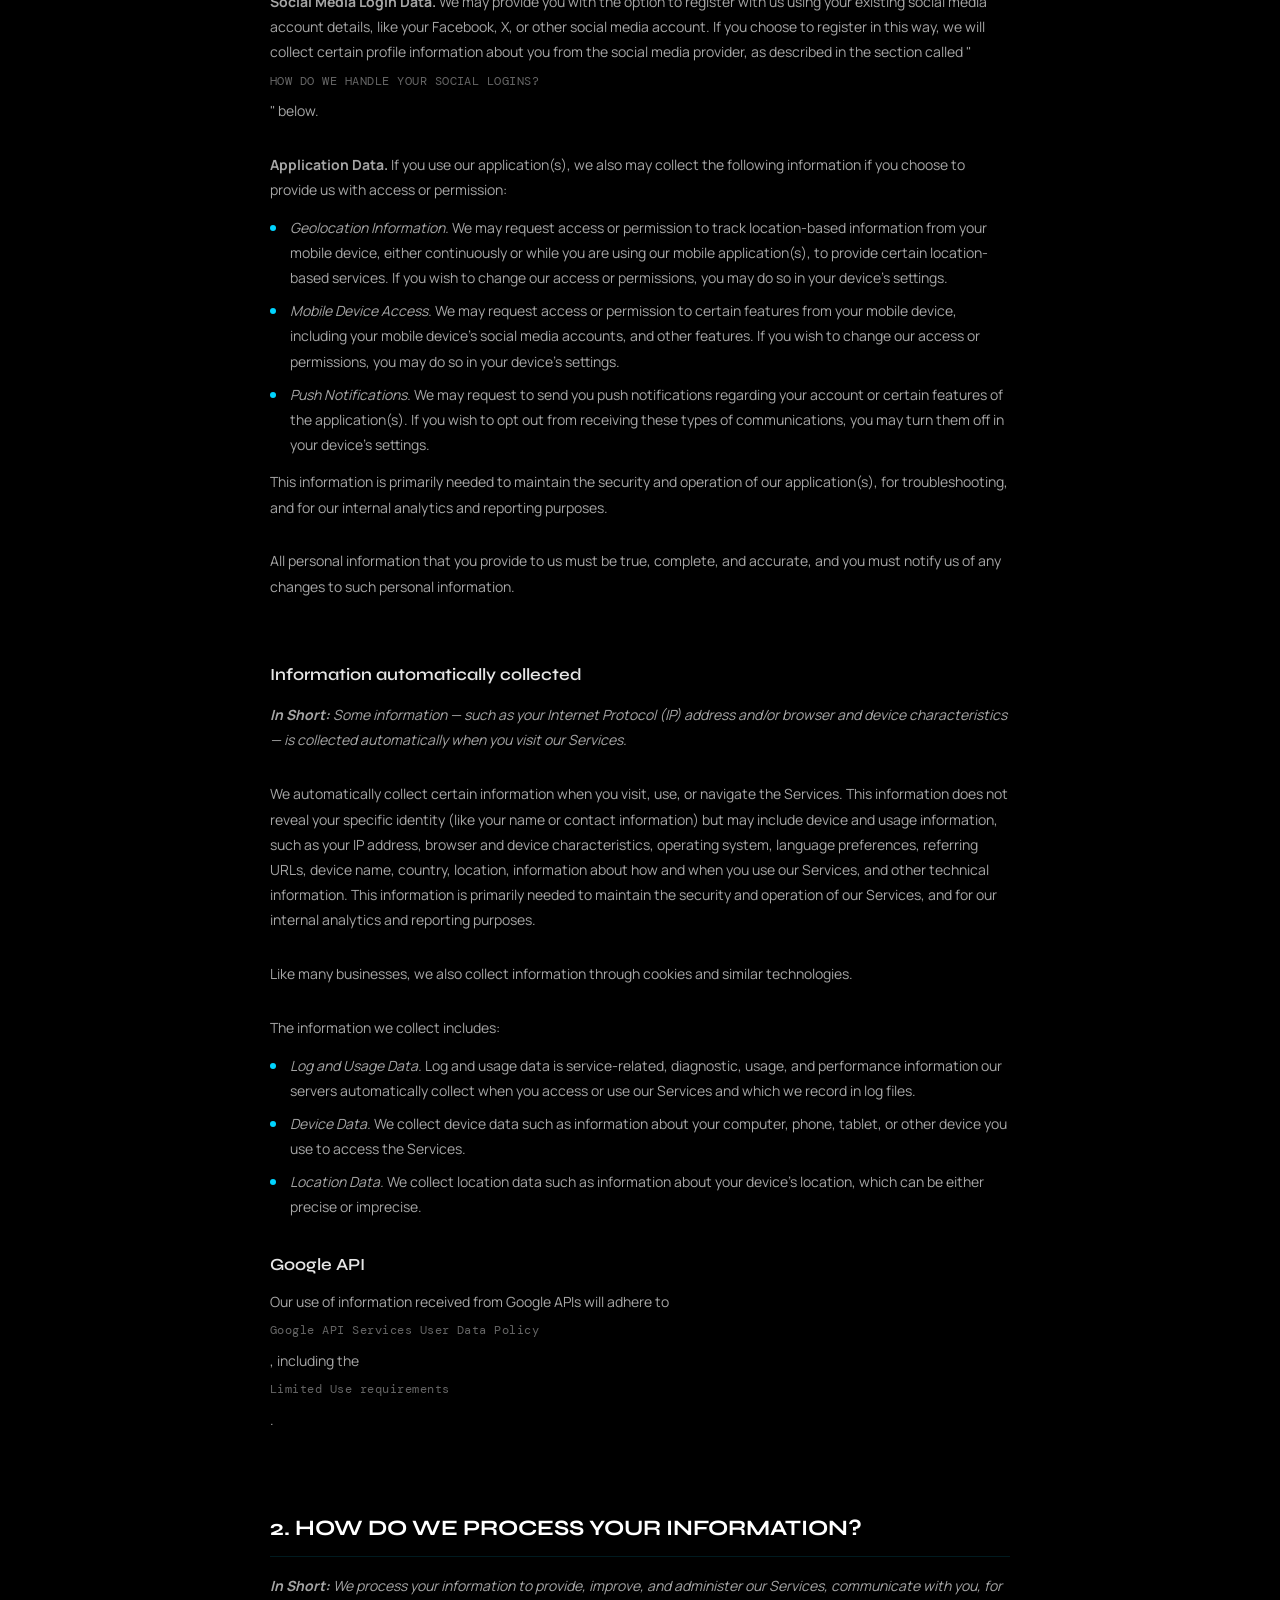
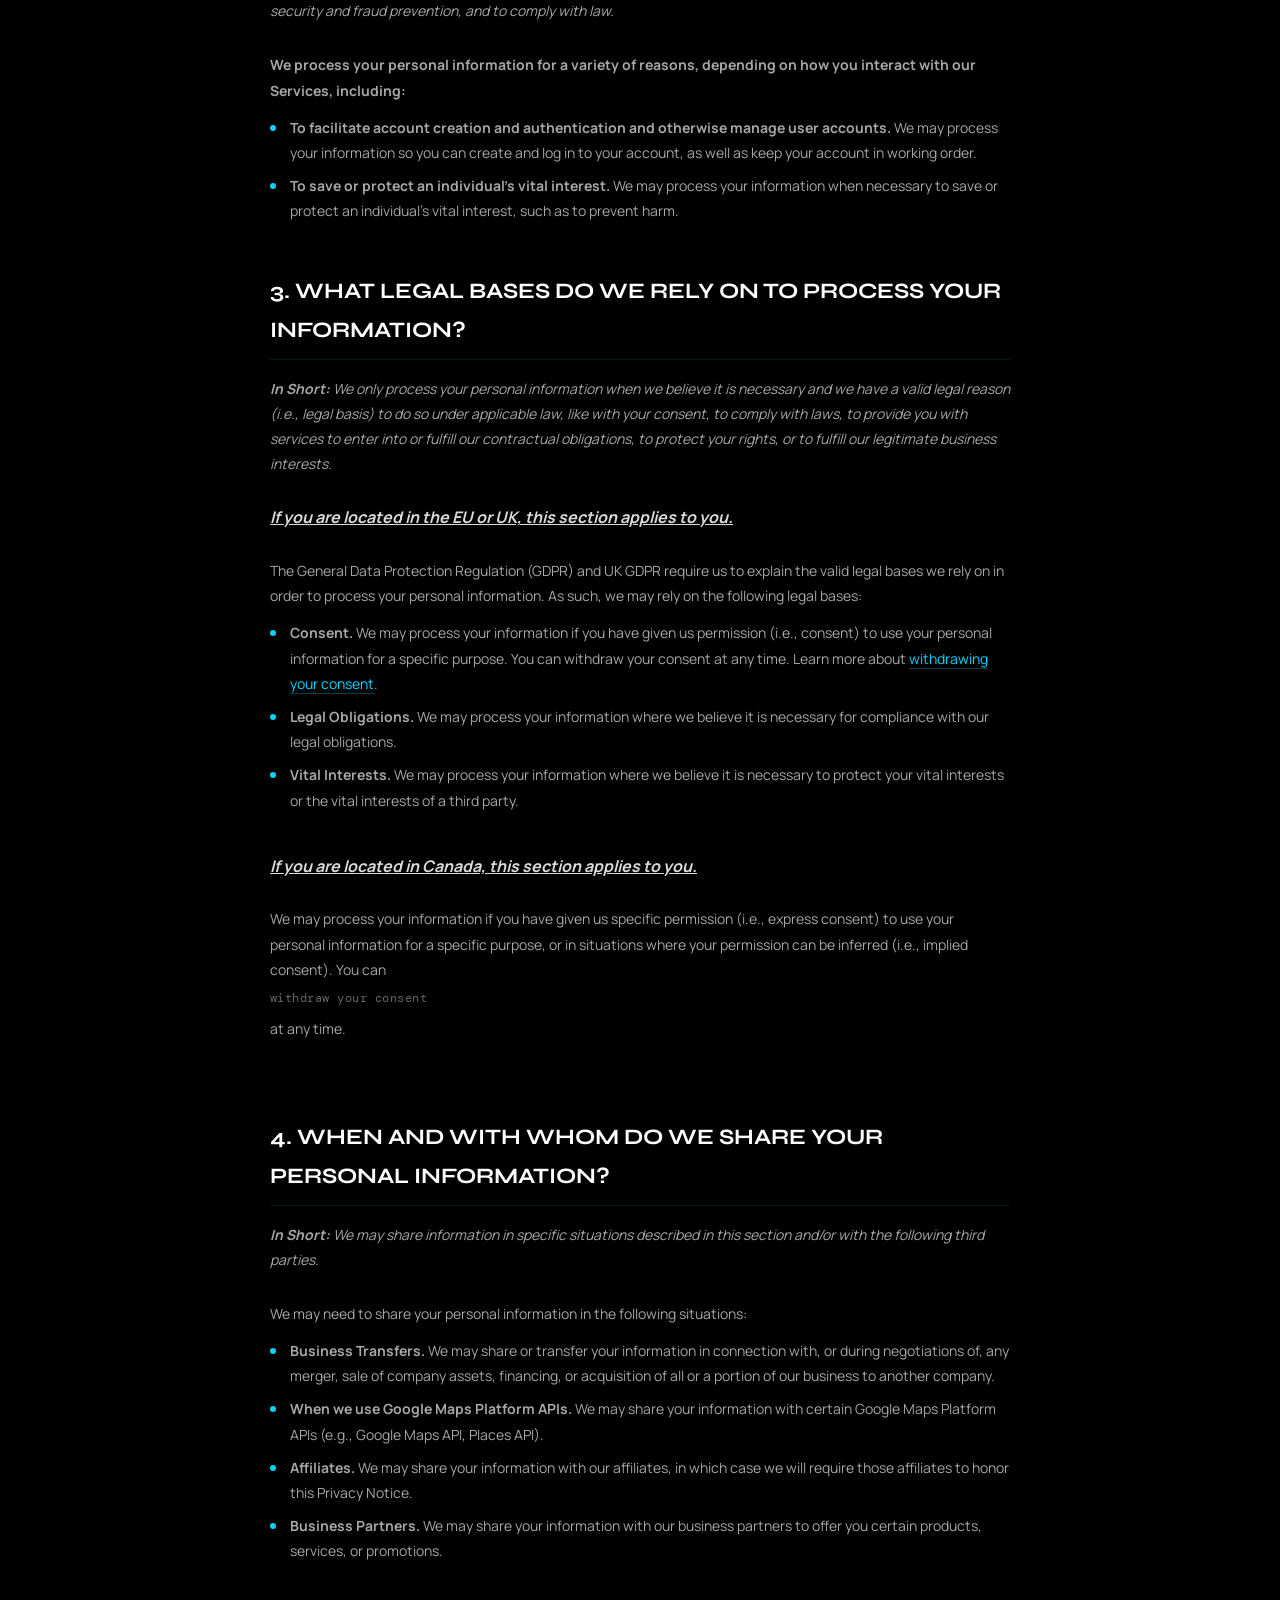
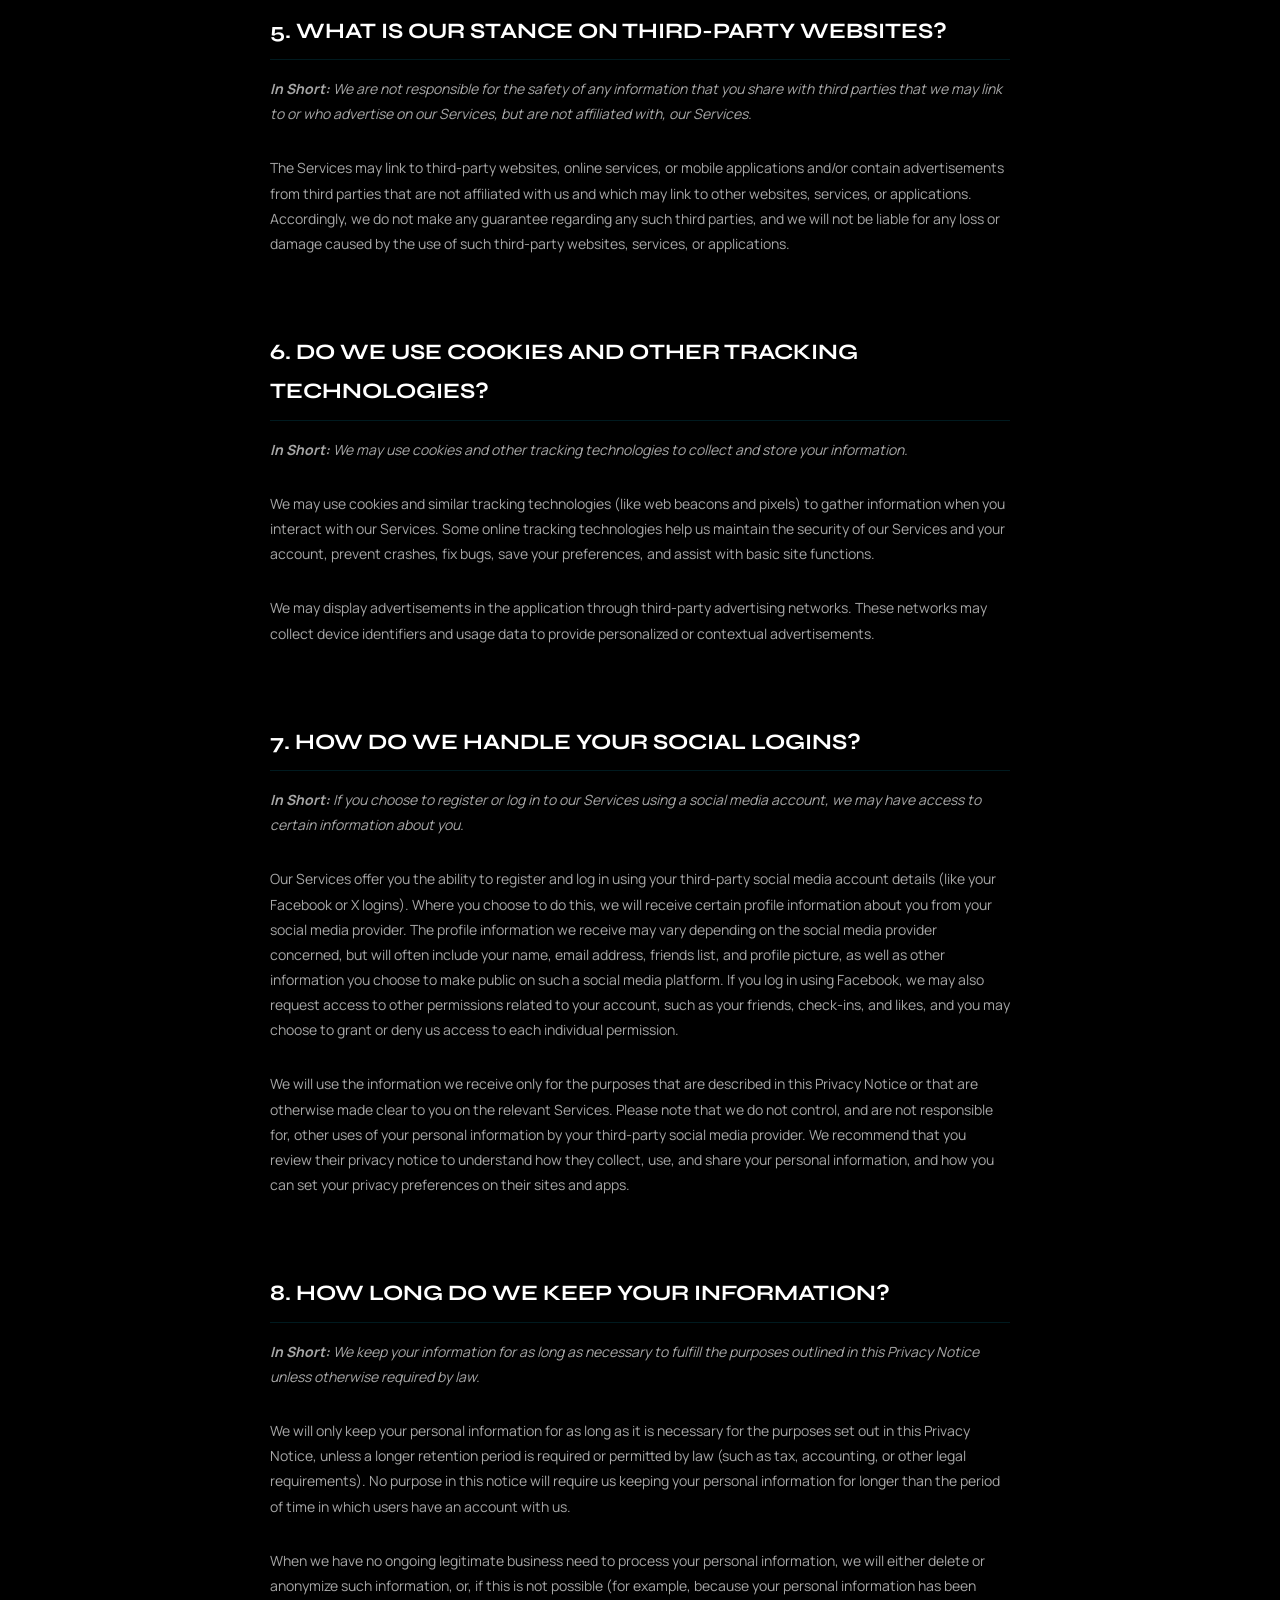
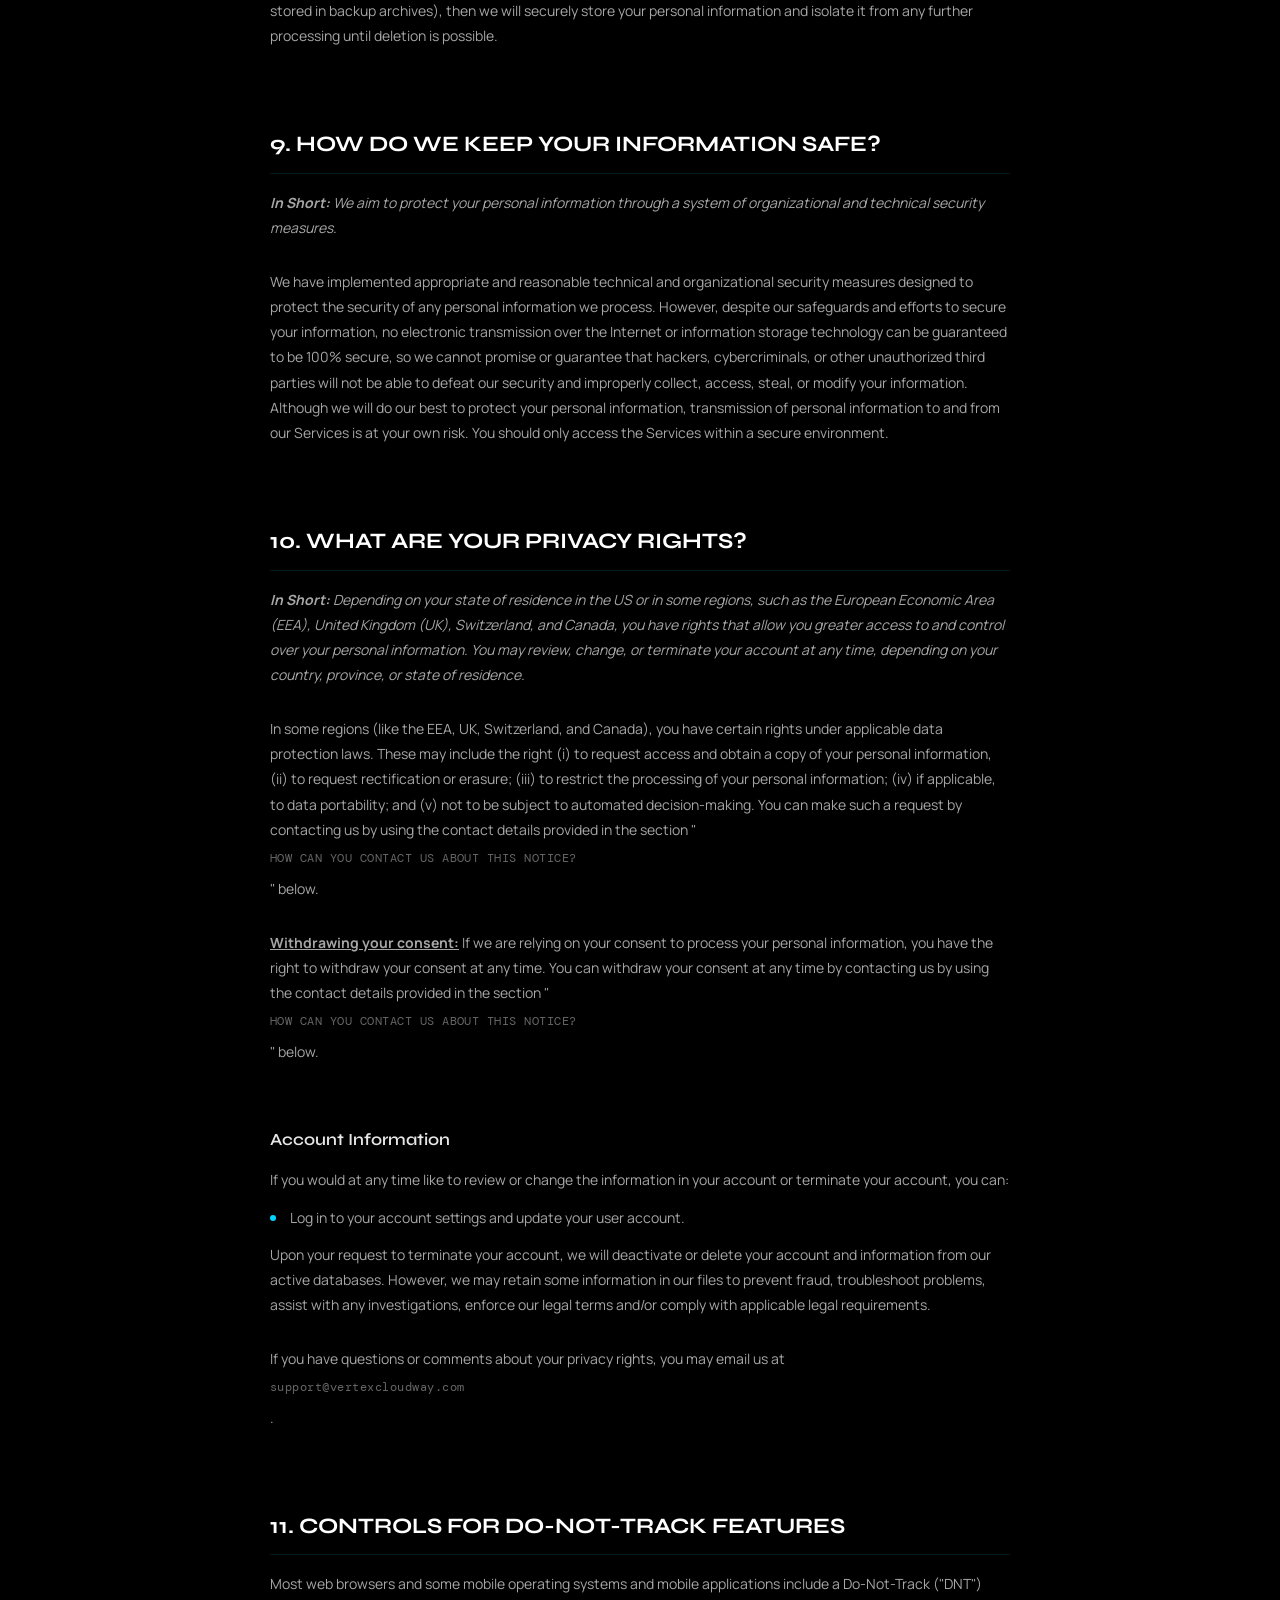
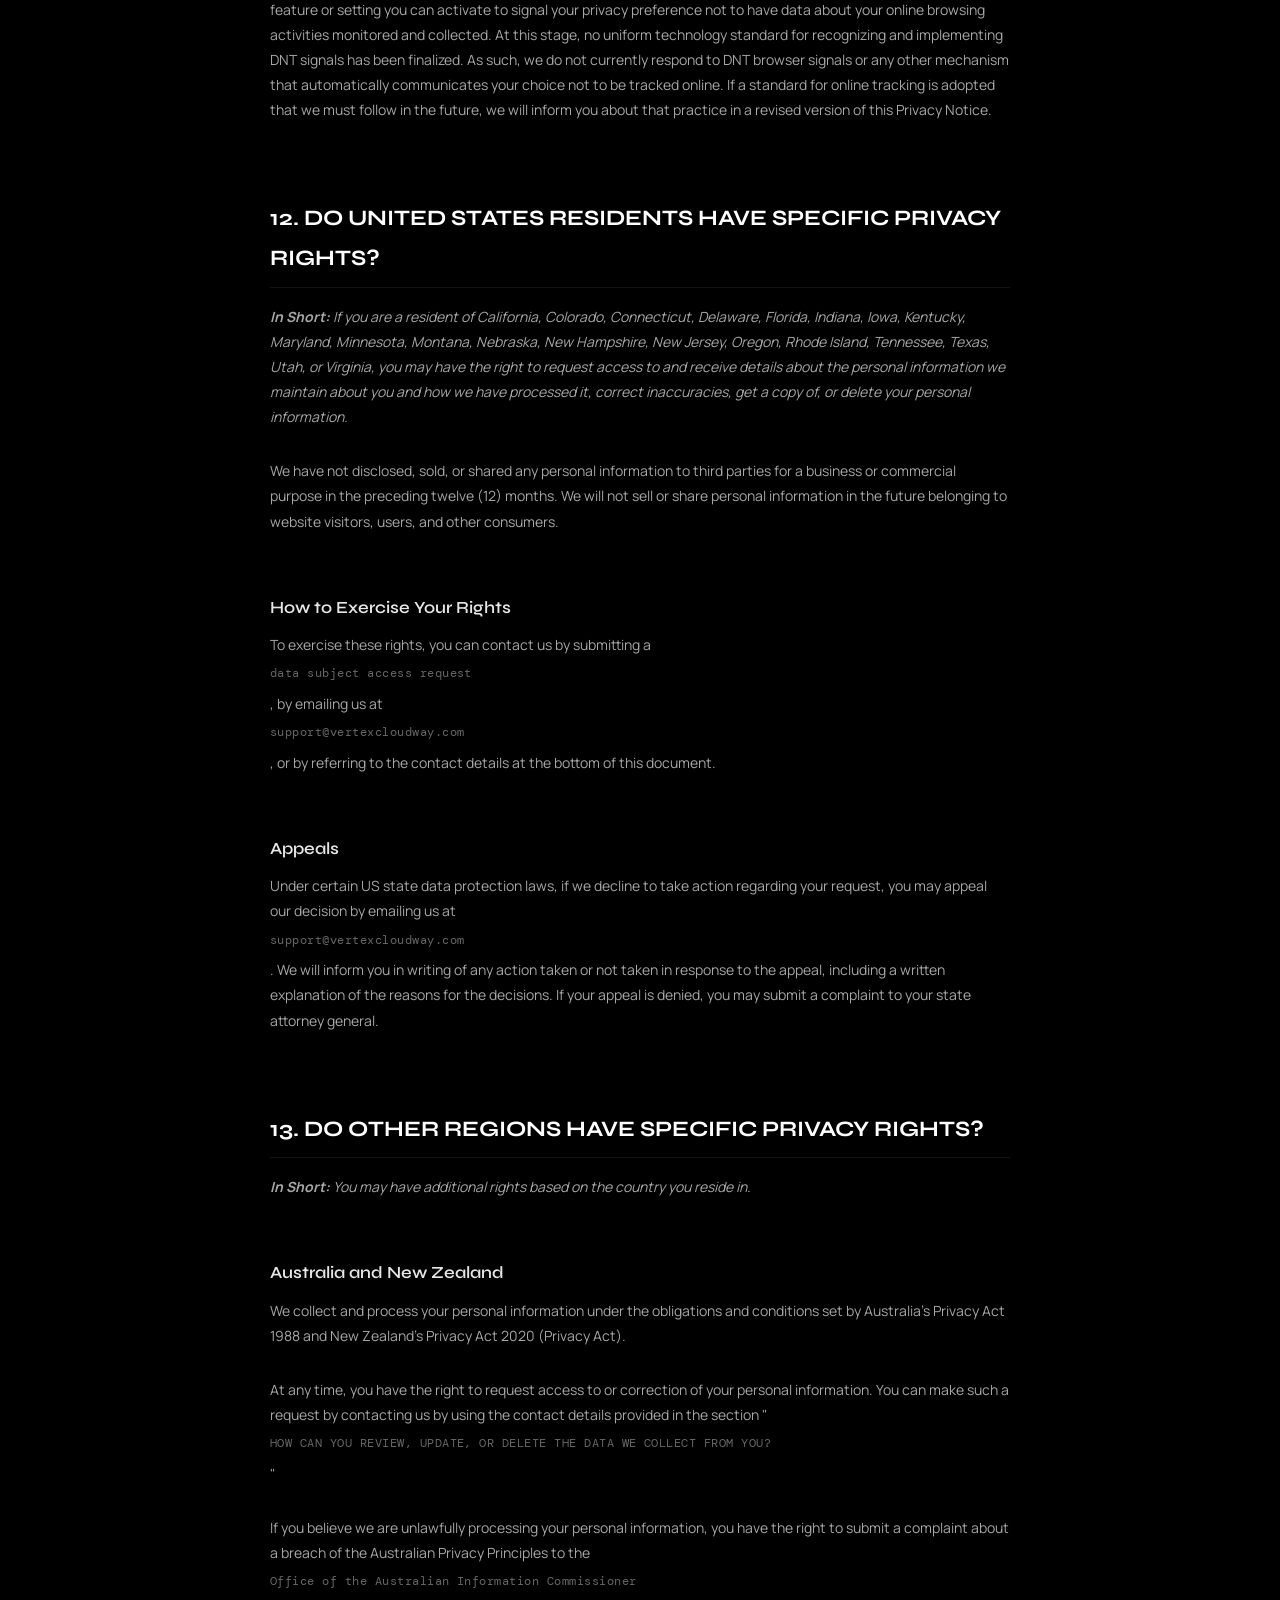
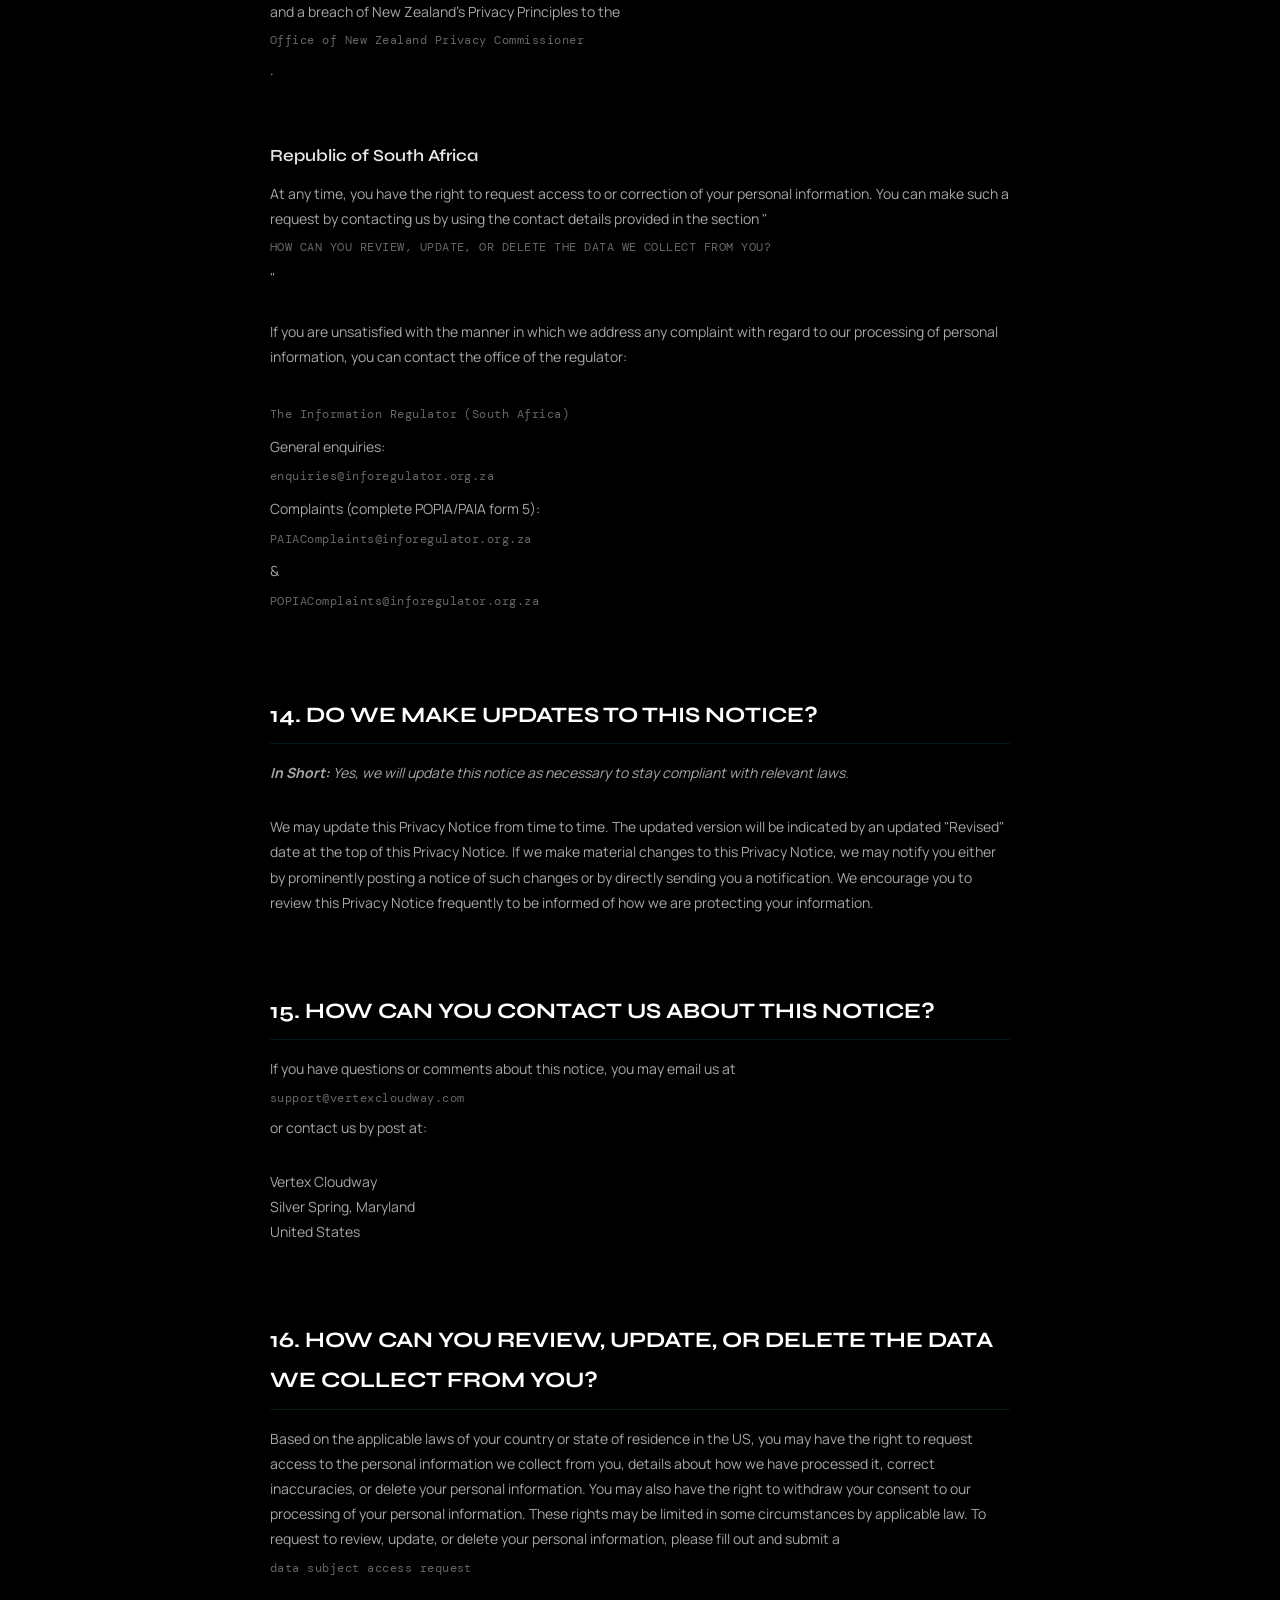
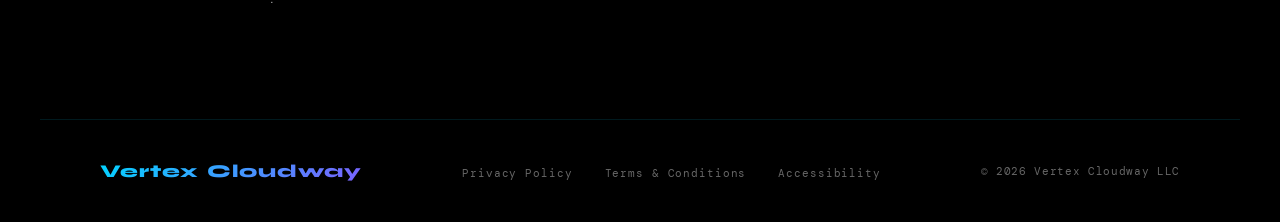
<file: privacy-policy.html>
<!DOCTYPE html>
<html lang="en">
<head>
<meta charset="UTF-8"/>
<meta name="viewport" content="width=device-width, initial-scale=1.0"/>
<title>Privacy Policy — Kitty Cloud by Vertex Cloudway</title>
<link rel="preconnect" href="https://fonts.googleapis.com"/>
<link href="https://fonts.googleapis.com/css2?family=Syne:wght@400;600;700;800&family=DM+Mono:wght@300;400;500&family=Manrope:wght@300;400;500;600&display=swap" rel="stylesheet"/>
<style>
  :root {
    --bg: #000000;
    --bg2: #050508;
    --accent: #00d4ff;
    --accent2: #7b61ff;
    --accent3: #ff6b9d;
    --text: #ffffff;
    --muted: rgba(255,255,255,0.4);
    --text-dim: #8888a0;
    --border: rgba(0,212,255,0.12);
    --card-bg: rgba(255,255,255,0.03);
    --glow: 0 0 40px rgba(0, 212, 255, 0.15);
  }
  *, *::before, *::after { box-sizing: border-box; margin: 0; padding: 0; }
  html { scroll-behavior: smooth; }

  body {
    background: var(--bg); color: var(--text);
    font-family: 'Manrope', -apple-system, sans-serif;
    overflow-x: hidden; cursor: none;
  }
  #cursor {
    position: fixed; width: 8px; height: 8px;
    background: var(--accent); border-radius: 50%;
    pointer-events: none; z-index: 9999;
    transform: translate(-50%, -50%);
    mix-blend-mode: difference; transition: width .2s, height .2s;
  }
  #cursor-ring {
    position: fixed; width: 40px; height: 40px;
    border: 1px solid rgba(0,212,255,.35); border-radius: 50%;
    pointer-events: none; z-index: 9998;
    transform: translate(-50%, -50%);
    transition: width .3s, height .3s, border-color .3s, background .3s;
  }
  #cursor-ring.hovering {
    width: 60px; height: 60px;
    border-color: var(--accent);
    background: rgba(0,212,255,.05);
  }
  body::after {
    content: ''; position: fixed; inset: 0;
    background: url("data:image/svg+xml,%3Csvg xmlns='http://www.w3.org/2000/svg'%3E%3Cfilter id='n'%3E%3CfeTurbulence type='fractalNoise' baseFrequency='.8' numOctaves='4' stitchTiles='stitch'/%3E%3C/filter%3E%3Crect width='100%25' height='100%25' filter='url(%23n)' opacity='.04'/%3E%3C/svg%3E");
    pointer-events: none; z-index: 1000; opacity: .55;
  }
  ::-webkit-scrollbar { width: 3px; }
  ::-webkit-scrollbar-track { background: #000; }
  ::-webkit-scrollbar-thumb { background: var(--accent); }

  nav {
    position: fixed; top: 0; left: 0; right: 0; z-index: 200;
    display: flex; align-items: center; justify-content: space-between;
    padding: 24px 60px; transition: background .4s, padding .4s;
  }
  nav.scrolled {
    background: rgba(0,0,0,.85); backdrop-filter: blur(20px);
    padding: 16px 60px; border-bottom: 1px solid var(--border);
  }
  .nav-logo {
    font-family: 'Syne', sans-serif; font-size: 20px; font-weight: 800;
    letter-spacing: .06em;
    background: linear-gradient(135deg, var(--accent), var(--accent2));
    -webkit-background-clip: text; -webkit-text-fill-color: transparent;
    text-decoration: none; display: flex; align-items: center; gap: 10px;
  }
  .nav-logo-icon {
    width: 28px; height: 28px; border: 2px solid var(--accent);
    transform: rotate(45deg); position: relative;
    display: flex; align-items: center; justify-content: center; flex-shrink: 0;
  }
  .nav-logo-icon::before {
    content: ''; position: absolute; width: 10px; height: 10px; background: var(--accent);
  }
  .nav-links { display: flex; gap: 36px; list-style: none; }
  .nav-links a {
    font-family: 'DM Mono', monospace; font-size: 12px; letter-spacing: .08em;
    color: var(--muted); text-decoration: none; transition: color .2s;
    text-transform: uppercase; position: relative;
  }
  .nav-links a::after {
    content: ''; position: absolute; bottom: -4px; left: 0;
    width: 0; height: 1.5px; background: var(--accent); transition: width 0.3s;
  }
  .nav-links a:hover { color: var(--text); }
  .nav-links a:hover::after { width: 100%; }
  .nav-links a.active { color: var(--text); }
  .nav-links a.active::after { width: 100%; }
  .nav-cta {
    font-family: 'DM Mono', monospace; font-size: 11px; letter-spacing: .1em;
    text-transform: uppercase; padding: 10px 24px;
    border: 1px solid var(--accent); color: var(--accent);
    background: transparent; cursor: none; text-decoration: none;
    transition: background .2s, color .2s, box-shadow .2s; border-radius: 2px;
  }
  .nav-cta:hover {
    background: var(--accent); color: #000;
    box-shadow: 0 0 30px rgba(0,212,255,.4);
  }

  /* Hero */
  .page-hero {
    min-height: 50vh;
    display: flex; flex-direction: column;
    justify-content: center; align-items: center;
    text-align: center; padding: 160px 40px 60px;
    position: relative;
  }
  .page-hero-eyebrow {
    font-family: 'DM Mono', monospace; font-size: 12px;
    letter-spacing: .2em; text-transform: uppercase;
    color: var(--accent); margin-bottom: 24px;
    display: inline-flex; align-items: center; gap: 10px;
    border: 1px solid rgba(0,212,255,.25); padding: 8px 20px;
    background: rgba(0,212,255,.04);
    animation: fadeSlideIn .8s ease both;
  }
  .page-hero-eyebrow::before {
    content: ''; width: 6px; height: 6px;
    background: var(--accent); border-radius: 50%;
    animation: pulse-dot 2s ease-in-out infinite;
  }
  @keyframes pulse-dot {
    0%, 100% { opacity: 1; }
    50% { opacity: .3; }
  }
  .page-hero-title {
    font-family: 'Syne', sans-serif;
    font-size: clamp(36px, 6vw, 72px);
    font-weight: 800; line-height: 1.05;
    letter-spacing: -.02em; margin-bottom: 16px;
    animation: fadeSlideIn .8s ease .1s both;
  }
  .page-hero-subtitle {
    font-size: 16px; color: var(--muted);
    max-width: 560px; line-height: 1.7;
    animation: fadeSlideIn .8s ease .2s both;
  }
  @keyframes fadeSlideIn {
    from { opacity: 0; transform: translateY(30px); }
    to { opacity: 1; transform: translateY(0); }
  }

  /* Privacy policy content area */
  .policy-content {
    max-width: 860px;
    margin: 0 auto;
    padding: 0 60px 80px;
    line-height: 1.8;
  }

  /* Override Termly data-custom-class styles for dark theme */
  .policy-content h2 {
    font-family: 'Syne', sans-serif;
    font-size: 22px; font-weight: 700;
    color: var(--text);
    margin-top: 48px; margin-bottom: 16px;
    padding-bottom: 8px;
    border-bottom: 1px solid var(--border);
  }
  .policy-content h3 {
    font-family: 'Syne', sans-serif;
    font-size: 17px; font-weight: 600;
    color: rgba(255,255,255,0.9);
    margin-top: 32px; margin-bottom: 12px;
  }
  .policy-content h1 {
    font-family: 'Syne', sans-serif;
    font-size: 28px; font-weight: 800;
    color: var(--text);
    margin-bottom: 8px;
    display: none; /* hidden since hero handles this */
  }

  .policy-content [data-custom-class='title'],
  .policy-content [data-custom-class='title'] * {
    font-family: 'Syne', sans-serif !important;
    font-size: 28px !important;
    color: var(--text) !important;
    background: transparent !important;
  }
  .policy-content [data-custom-class='subtitle'],
  .policy-content [data-custom-class='subtitle'] * {
    font-family: 'DM Mono', monospace !important;
    color: var(--muted) !important;
    font-size: 13px !important;
    letter-spacing: .04em;
    background: transparent !important;
  }
  .policy-content [data-custom-class='heading_1'],
  .policy-content [data-custom-class='heading_1'] * {
    font-family: 'Syne', sans-serif !important;
    font-size: 22px !important;
    color: var(--text) !important;
    background: transparent !important;
  }
  .policy-content [data-custom-class='heading_2'],
  .policy-content [data-custom-class='heading_2'] * {
    font-family: 'Syne', sans-serif !important;
    font-size: 17px !important;
    color: rgba(255,255,255,0.9) !important;
    background: transparent !important;
  }
  .policy-content [data-custom-class='body_text'],
  .policy-content [data-custom-class='body_text'] * {
    color: rgba(255,255,255,0.65) !important;
    font-size: 14px !important;
    font-family: 'Manrope', sans-serif !important;
    line-height: 1.8 !important;
    background: transparent !important;
  }
  .policy-content [data-custom-class='link'],
  .policy-content [data-custom-class='link'] * {
    color: var(--accent) !important;
    font-size: 14px !important;
    font-family: 'Manrope', sans-serif !important;
    word-break: break-word !important;
    text-decoration: none !important;
    border-bottom: 1px solid rgba(0,212,255,0.3) !important;
    transition: border-color 0.2s !important;
    background: transparent !important;
  }
  .policy-content [data-custom-class='link']:hover,
  .policy-content [data-custom-class='link'] *:hover {
    border-bottom-color: var(--accent) !important;
  }
  .policy-content [data-custom-class='body'],
  .policy-content [data-custom-class='body'] * {
    background: transparent !important;
  }

  .policy-content ul {
    list-style-type: none;
    padding-left: 0;
    margin: 12px 0;
  }
  .policy-content ul > li {
    position: relative;
    padding-left: 20px;
    margin-bottom: 8px;
    color: rgba(255,255,255,0.65);
    font-size: 14px;
    font-family: 'Manrope', sans-serif;
    line-height: 1.8;
  }
  .policy-content ul > li::before {
    content: '';
    position: absolute;
    left: 0;
    top: 10px;
    width: 6px;
    height: 6px;
    background: var(--accent);
    border-radius: 50%;
  }
  .policy-content ul > li > ul { margin-top: 8px; }
  .policy-content ul > li > ul > li::before {
    background: transparent;
    border: 1px solid var(--accent);
  }

  .policy-content ol li {
    font-family: 'Manrope', sans-serif;
    color: rgba(255,255,255,0.65);
  }

  .policy-content strong {
    color: rgba(255,255,255,0.85);
  }
  .policy-content em {
    color: rgba(255,255,255,0.55);
  }

  /* TOC styling */
  .policy-content #toc ~ div a[data-custom-class='link'] {
    display: block;
    padding: 6px 0;
    font-family: 'DM Mono', monospace !important;
    font-size: 12px !important;
    letter-spacing: .04em;
    border-bottom: none !important;
    color: var(--muted) !important;
    transition: color 0.2s, padding-left 0.2s !important;
  }
  .policy-content #toc ~ div a[data-custom-class='link']:hover {
    color: var(--accent) !important;
    padding-left: 8px;
  }

  /* Termly attribution */
  .policy-content .termly-credit {
    margin-top: 40px;
    padding-top: 20px;
    border-top: 1px solid var(--border);
    font-size: 12px;
    color: var(--muted);
    font-family: 'DM Mono', monospace;
  }
  .policy-content .termly-credit a {
    color: var(--accent);
    text-decoration: none;
    border-bottom: 1px solid rgba(0,212,255,0.3);
  }

  /* Footer */
  footer {
    padding: 40px 60px; border-top: 1px solid var(--border);
    display: flex; align-items: center; justify-content: space-between;
    max-width: 1200px; margin: 0 auto;
  }
  .footer-logo {
    font-family: 'Syne', sans-serif; font-size: 18px; font-weight: 800;
    letter-spacing: .06em;
    background: linear-gradient(135deg, var(--accent), var(--accent2));
    -webkit-background-clip: text; -webkit-text-fill-color: transparent;
  }
  .footer-links { display: flex; gap: 32px; list-style: none; }
  .footer-links a {
    font-family: 'DM Mono', monospace; font-size: 11px;
    letter-spacing: .08em; color: var(--muted); text-decoration: none; transition: color .2s;
  }
  .footer-links a:hover { color: var(--text); }
  .footer-copy {
    font-family: 'DM Mono', monospace; font-size: 11px;
    color: var(--muted); letter-spacing: .06em;
  }

  @media (max-width: 900px) {
    nav { padding: 16px 24px; }
    .nav-links, .nav-cta { display: none; }
    .page-hero { padding: 120px 24px 40px; min-height: 40vh; }
    .policy-content { padding: 0 24px 60px; }
    footer { flex-direction: column; gap: 20px; text-align: center; padding: 40px 24px; }
    body { cursor: auto; }
    #cursor, #cursor-ring { display: none; }
  }
</style>
</head>
<body>

<div id="cursor"></div>
<div id="cursor-ring"></div>

<nav id="nav">
  <a href="vertex-cloudway.html" class="nav-logo"><div class="nav-logo-icon"></div>Vertex Cloudway</a>
  <ul class="nav-links">
    <li><a href="vertex-cloudway.html#apps">Apps</a></li>
    <li><a href="kitty-cloud.html">Kitty Cloud</a></li>
    <li><a href="vertex-cloudway.html#about">About</a></li>
    <li><a href="vertex-cloudway.html#process">Process</a></li>
    <li><a href="vertex-cloudway.html#contact">Contact</a></li>
  </ul>
  <a href="mailto:support@vertexcloudway.com" class="nav-cta">Say Hello</a>
</nav>

<section class="page-hero">
  <div class="page-hero-eyebrow">Legal</div>
  <h1 class="page-hero-title">Privacy Policy</h1>
  <p class="page-hero-subtitle">Last updated February 24, 2026</p>
</section>

<div class="policy-content">

<div style="line-height: 1.5;"><span data-custom-class="body_text" style="font-size: 15px;">This Privacy Notice for <strong>Vertex Cloudway</strong> ("<strong>we</strong>," "<strong>us</strong>," or "<strong>our</strong>"), describes how and why we might access, collect, store, use, and/or share ("<strong>process</strong>") your personal information when you use our services ("<strong>Services</strong>"), including when you:</span></div>

<ul>
<li data-custom-class="body_text" style="line-height: 1.5;"><span style="font-size: 15px;" data-custom-class="body_text">Download and use our mobile application (<strong>Kitty Cloud</strong>), or any other application of ours that links to this Privacy Notice</span></li>
<li data-custom-class="body_text" style="line-height: 1.5;"><span style="font-size: 15px;" data-custom-class="body_text">Engage with us in other related ways, including any marketing or events</span></li>
</ul>

<div style="line-height: 1.5;"><span data-custom-class="body_text" style="font-size: 15px;"><strong>Questions or concerns?</strong> Reading this Privacy Notice will help you understand your privacy rights and choices. We are responsible for making decisions about how your personal information is processed. If you do not agree with our policies and practices, please do not use our Services. If you still have any questions or concerns, please contact us at <a data-custom-class="link" href="mailto:support@vertexcloudway.com">support@vertexcloudway.com</a>.</span></div>
<br><br>

<div style="line-height: 1.5;"><strong><span data-custom-class="heading_1"><h2>SUMMARY OF KEY POINTS</h2></span></strong></div>
<div style="line-height: 1.5;"><span data-custom-class="body_text" style="font-size: 15px;"><strong><em>This summary provides key points from our Privacy Notice, but you can find out more details about any of these topics by clicking the link following each key point or by using our <a data-custom-class="link" href="#toc">table of contents</a> below to find the section you are looking for.</em></strong></span></div>
<br>
<div style="line-height: 1.5;"><span data-custom-class="body_text" style="font-size: 15px;"><strong>What personal information do we process?</strong> When you visit, use, or navigate our Services, we may process personal information depending on how you interact with us and the Services, the choices you make, and the products and features you use. Learn more about <a data-custom-class="link" href="#personalinfo">personal information you disclose to us</a>.</span></div>
<br>
<div style="line-height: 1.5;"><span data-custom-class="body_text" style="font-size: 15px;"><strong>Do we process any sensitive personal information?</strong> We do not process sensitive personal information.</span></div>
<br>
<div style="line-height: 1.5;"><span data-custom-class="body_text" style="font-size: 15px;"><strong>Do we collect any information from third parties?</strong> We do not collect any information from third parties.</span></div>
<br>
<div style="line-height: 1.5;"><span data-custom-class="body_text" style="font-size: 15px;"><strong>How do we process your information?</strong> We process your information to provide, improve, and administer our Services, communicate with you, for security and fraud prevention, and to comply with law. We may also process your information for other purposes with your consent. Learn more about <a data-custom-class="link" href="#infouse">how we process your information</a>.</span></div>
<br>
<div style="line-height: 1.5;"><span data-custom-class="body_text" style="font-size: 15px;"><strong>In what situations and with which parties do we share personal information?</strong> We may share information in specific situations and with specific third parties. Learn more about <a data-custom-class="link" href="#whoshare">when and with whom we share your personal information</a>.</span></div>
<br>
<div style="line-height: 1.5;"><span data-custom-class="body_text" style="font-size: 15px;"><strong>How do we keep your information safe?</strong> We have adequate organizational and technical processes and procedures in place to protect your personal information. Learn more about <a data-custom-class="link" href="#infosafe">how we keep your information safe</a>.</span></div>
<br>
<div style="line-height: 1.5;"><span data-custom-class="body_text" style="font-size: 15px;"><strong>What are your rights?</strong> Depending on where you are located geographically, the applicable privacy law may mean you have certain rights regarding your personal information. Learn more about <a data-custom-class="link" href="#privacyrights">your privacy rights</a>.</span></div>
<br>
<div style="line-height: 1.5;"><span data-custom-class="body_text" style="font-size: 15px;"><strong>How do you exercise your rights?</strong> The easiest way to exercise your rights is by submitting a <a data-custom-class="link" href="https://app.termly.io/dsar/84bf8eb5-e456-49cf-8664-e6e5a24e90ee" target="_blank">data subject access request</a>, or by contacting us. We will consider and act upon any request in accordance with applicable data protection laws.</span></div>
<br>
<div style="line-height: 1.5;"><span data-custom-class="body_text" style="font-size: 15px;">Want to learn more about what we do with any information we collect? <a data-custom-class="link" href="#toc">Review the Privacy Notice in full</a>.</span></div>
<br><br>

<div id="toc"><strong><span data-custom-class="heading_1"><h2>TABLE OF CONTENTS</h2></span></strong></div>
<div style="line-height: 1.5;"><a data-custom-class="link" href="#infocollect">1. WHAT INFORMATION DO WE COLLECT?</a></div>
<div style="line-height: 1.5;"><a data-custom-class="link" href="#infouse">2. HOW DO WE PROCESS YOUR INFORMATION?</a></div>
<div style="line-height: 1.5;"><a data-custom-class="link" href="#legalbases">3. WHAT LEGAL BASES DO WE RELY ON TO PROCESS YOUR PERSONAL INFORMATION?</a></div>
<div style="line-height: 1.5;"><a data-custom-class="link" href="#whoshare">4. WHEN AND WITH WHOM DO WE SHARE YOUR PERSONAL INFORMATION?</a></div>
<div style="line-height: 1.5;"><a data-custom-class="link" href="#3pwebsites">5. WHAT IS OUR STANCE ON THIRD-PARTY WEBSITES?</a></div>
<div style="line-height: 1.5;"><a data-custom-class="link" href="#cookies">6. DO WE USE COOKIES AND OTHER TRACKING TECHNOLOGIES?</a></div>
<div style="line-height: 1.5;"><a data-custom-class="link" href="#sociallogins">7. HOW DO WE HANDLE YOUR SOCIAL LOGINS?</a></div>
<div style="line-height: 1.5;"><a data-custom-class="link" href="#inforetain">8. HOW LONG DO WE KEEP YOUR INFORMATION?</a></div>
<div style="line-height: 1.5;"><a data-custom-class="link" href="#infosafe">9. HOW DO WE KEEP YOUR INFORMATION SAFE?</a></div>
<div style="line-height: 1.5;"><a data-custom-class="link" href="#privacyrights">10. WHAT ARE YOUR PRIVACY RIGHTS?</a></div>
<div style="line-height: 1.5;"><a data-custom-class="link" href="#DNT">11. CONTROLS FOR DO-NOT-TRACK FEATURES</a></div>
<div style="line-height: 1.5;"><a data-custom-class="link" href="#uslaws">12. DO UNITED STATES RESIDENTS HAVE SPECIFIC PRIVACY RIGHTS?</a></div>
<div style="line-height: 1.5;"><a data-custom-class="link" href="#otherlaws">13. DO OTHER REGIONS HAVE SPECIFIC PRIVACY RIGHTS?</a></div>
<div style="line-height: 1.5;"><a data-custom-class="link" href="#policyupdates">14. DO WE MAKE UPDATES TO THIS NOTICE?</a></div>
<div style="line-height: 1.5;"><a data-custom-class="link" href="#contact">15. HOW CAN YOU CONTACT US ABOUT THIS NOTICE?</a></div>
<div style="line-height: 1.5;"><a data-custom-class="link" href="#request">16. HOW CAN YOU REVIEW, UPDATE, OR DELETE THE DATA WE COLLECT FROM YOU?</a></div>
<br><br>

<div id="infocollect"><strong><span data-custom-class="heading_1"><h2>1. WHAT INFORMATION DO WE COLLECT?</h2></span></strong></div>
<div><span data-custom-class="heading_2" id="personalinfo"><strong><h3>Personal information you disclose to us</h3></strong></span></div>
<div style="line-height: 1.5;"><span data-custom-class="body_text" style="font-size: 15px;"><strong><em>In Short:</em></strong> <em>We collect personal information that you provide to us.</em></span></div>
<br>
<div style="line-height: 1.5;"><span data-custom-class="body_text" style="font-size: 15px;">We collect personal information that you voluntarily provide to us when you register on the Services, express an interest in obtaining information about us or our products and Services, when you participate in activities on the Services, or otherwise when you contact us.</span></div>
<br>
<div style="line-height: 1.5;"><span data-custom-class="body_text" style="font-size: 15px;"><strong>Personal Information Provided by You.</strong> The personal information that we collect depends on the context of your interactions with us and the Services, the choices you make, and the products and features you use. The personal information we collect may include the following:</span></div>
<ul>
<li data-custom-class="body_text" style="line-height: 1.5;"><span style="font-size: 15px;">names</span></li>
<li data-custom-class="body_text" style="line-height: 1.5;"><span style="font-size: 15px;">phone numbers</span></li>
<li data-custom-class="body_text" style="line-height: 1.5;"><span style="font-size: 15px;">email addresses</span></li>
<li data-custom-class="body_text" style="line-height: 1.5;"><span style="font-size: 15px;">usernames</span></li>
<li data-custom-class="body_text" style="line-height: 1.5;"><span style="font-size: 15px;">passwords</span></li>
</ul>
<div style="line-height: 1.5;"><span data-custom-class="body_text" style="font-size: 15px;"><strong>Sensitive Information.</strong> We do not process sensitive information.</span></div>
<br>
<div style="line-height: 1.5;"><span data-custom-class="body_text" style="font-size: 15px;"><strong>Payment Data.</strong> We may collect data necessary to process your payment if you choose to make purchases, such as your payment instrument number, and the security code associated with your payment instrument. All in-app purchases are processed through Apple's App Store payment system. We do not store or have access to your full payment information such as credit card numbers.</span></div>
<br>
<div style="line-height: 1.5;"><span data-custom-class="body_text" style="font-size: 15px;"><strong>Social Media Login Data.</strong> We may provide you with the option to register with us using your existing social media account details, like your Facebook, X, or other social media account. If you choose to register in this way, we will collect certain profile information about you from the social media provider, as described in the section called "<a data-custom-class="link" href="#sociallogins">HOW DO WE HANDLE YOUR SOCIAL LOGINS?</a>" below.</span></div>
<br>
<div style="line-height: 1.5;"><span data-custom-class="body_text" style="font-size: 15px;"><strong>Application Data.</strong> If you use our application(s), we also may collect the following information if you choose to provide us with access or permission:</span></div>
<ul>
<li data-custom-class="body_text" style="line-height: 1.5;"><span style="font-size: 15px;"><em>Geolocation Information.</em> We may request access or permission to track location-based information from your mobile device, either continuously or while you are using our mobile application(s), to provide certain location-based services. If you wish to change our access or permissions, you may do so in your device's settings.</span></li>
<li data-custom-class="body_text" style="line-height: 1.5;"><span style="font-size: 15px;"><em>Mobile Device Access.</em> We may request access or permission to certain features from your mobile device, including your mobile device's social media accounts, and other features. If you wish to change our access or permissions, you may do so in your device's settings.</span></li>
<li data-custom-class="body_text" style="line-height: 1.5;"><span style="font-size: 15px;"><em>Push Notifications.</em> We may request to send you push notifications regarding your account or certain features of the application(s). If you wish to opt out from receiving these types of communications, you may turn them off in your device's settings.</span></li>
</ul>
<div style="line-height: 1.5;"><span data-custom-class="body_text" style="font-size: 15px;">This information is primarily needed to maintain the security and operation of our application(s), for troubleshooting, and for our internal analytics and reporting purposes.</span></div>
<br>
<div style="line-height: 1.5;"><span data-custom-class="body_text" style="font-size: 15px;">All personal information that you provide to us must be true, complete, and accurate, and you must notify us of any changes to such personal information.</span></div>
<br>
<div><span data-custom-class="heading_2"><strong><h3>Information automatically collected</h3></strong></span></div>
<div style="line-height: 1.5;"><span data-custom-class="body_text" style="font-size: 15px;"><strong><em>In Short:</em></strong> <em>Some information — such as your Internet Protocol (IP) address and/or browser and device characteristics — is collected automatically when you visit our Services.</em></span></div>
<br>
<div style="line-height: 1.5;"><span data-custom-class="body_text" style="font-size: 15px;">We automatically collect certain information when you visit, use, or navigate the Services. This information does not reveal your specific identity (like your name or contact information) but may include device and usage information, such as your IP address, browser and device characteristics, operating system, language preferences, referring URLs, device name, country, location, information about how and when you use our Services, and other technical information. This information is primarily needed to maintain the security and operation of our Services, and for our internal analytics and reporting purposes.</span></div>
<br>
<div style="line-height: 1.5;"><span data-custom-class="body_text" style="font-size: 15px;">Like many businesses, we also collect information through cookies and similar technologies.</span></div>
<br>
<div style="line-height: 1.5;"><span data-custom-class="body_text" style="font-size: 15px;">The information we collect includes:</span></div>
<ul>
<li data-custom-class="body_text" style="line-height: 1.5;"><span style="font-size: 15px;"><em>Log and Usage Data.</em> Log and usage data is service-related, diagnostic, usage, and performance information our servers automatically collect when you access or use our Services and which we record in log files.</span></li>
<li data-custom-class="body_text" style="line-height: 1.5;"><span style="font-size: 15px;"><em>Device Data.</em> We collect device data such as information about your computer, phone, tablet, or other device you use to access the Services.</span></li>
<li data-custom-class="body_text" style="line-height: 1.5;"><span style="font-size: 15px;"><em>Location Data.</em> We collect location data such as information about your device's location, which can be either precise or imprecise.</span></li>
</ul>
<div style="line-height: 1.5;"><strong><span data-custom-class="heading_2"><h3>Google API</h3></span></strong></div>
<div style="line-height: 1.5;"><span data-custom-class="body_text" style="font-size: 15px;">Our use of information received from Google APIs will adhere to <a data-custom-class="link" href="https://developers.google.com/terms/api-services-user-data-policy" target="_blank">Google API Services User Data Policy</a>, including the <a data-custom-class="link" href="https://developers.google.com/terms/api-services-user-data-policy#limited-use" target="_blank">Limited Use requirements</a>.</span></div>
<br>

<div id="infouse"><strong><span data-custom-class="heading_1"><h2>2. HOW DO WE PROCESS YOUR INFORMATION?</h2></span></strong></div>
<div style="line-height: 1.5;"><span data-custom-class="body_text" style="font-size: 15px;"><strong><em>In Short:</em></strong> <em>We process your information to provide, improve, and administer our Services, communicate with you, for security and fraud prevention, and to comply with law.</em></span></div>
<br>
<div style="line-height: 1.5;"><span data-custom-class="body_text" style="font-size: 15px;"><strong>We process your personal information for a variety of reasons, depending on how you interact with our Services, including:</strong></span></div>
<ul>
<li data-custom-class="body_text" style="line-height: 1.5;"><span style="font-size: 15px;"><strong>To facilitate account creation and authentication and otherwise manage user accounts.</strong> We may process your information so you can create and log in to your account, as well as keep your account in working order.</span></li>
<li data-custom-class="body_text" style="line-height: 1.5;"><span style="font-size: 15px;"><strong>To save or protect an individual's vital interest.</strong> We may process your information when necessary to save or protect an individual's vital interest, such as to prevent harm.</span></li>
</ul>

<div id="legalbases"><strong><span data-custom-class="heading_1"><h2>3. WHAT LEGAL BASES DO WE RELY ON TO PROCESS YOUR INFORMATION?</h2></span></strong></div>
<div style="line-height: 1.5;"><span data-custom-class="body_text" style="font-size: 15px;"><em><strong>In Short:</strong> We only process your personal information when we believe it is necessary and we have a valid legal reason (i.e., legal basis) to do so under applicable law, like with your consent, to comply with laws, to provide you with services to enter into or fulfill our contractual obligations, to protect your rights, or to fulfill our legitimate business interests.</em></span></div>
<br>
<div style="line-height: 1.5;"><em><strong><u>If you are located in the EU or UK, this section applies to you.</u></strong></em></div>
<br>
<div style="line-height: 1.5;"><span data-custom-class="body_text" style="font-size: 15px;">The General Data Protection Regulation (GDPR) and UK GDPR require us to explain the valid legal bases we rely on in order to process your personal information. As such, we may rely on the following legal bases:</span></div>
<ul>
<li data-custom-class="body_text" style="line-height: 1.5;"><span style="font-size: 15px;"><strong>Consent.</strong> We may process your information if you have given us permission (i.e., consent) to use your personal information for a specific purpose. You can withdraw your consent at any time. Learn more about <a data-custom-class="link" href="#withdrawconsent">withdrawing your consent</a>.</span></li>
<li data-custom-class="body_text" style="line-height: 1.5;"><span style="font-size: 15px;"><strong>Legal Obligations.</strong> We may process your information where we believe it is necessary for compliance with our legal obligations.</span></li>
<li data-custom-class="body_text" style="line-height: 1.5;"><span style="font-size: 15px;"><strong>Vital Interests.</strong> We may process your information where we believe it is necessary to protect your vital interests or the vital interests of a third party.</span></li>
</ul>
<br>
<div style="line-height: 1.5;"><em><strong><u>If you are located in Canada, this section applies to you.</u></strong></em></div>
<br>
<div style="line-height: 1.5;"><span data-custom-class="body_text" style="font-size: 15px;">We may process your information if you have given us specific permission (i.e., express consent) to use your personal information for a specific purpose, or in situations where your permission can be inferred (i.e., implied consent). You can <a data-custom-class="link" href="#withdrawconsent">withdraw your consent</a> at any time.</span></div>

<br>
<div id="whoshare"><strong><span data-custom-class="heading_1"><h2>4. WHEN AND WITH WHOM DO WE SHARE YOUR PERSONAL INFORMATION?</h2></span></strong></div>
<div style="line-height: 1.5;"><span data-custom-class="body_text" style="font-size: 15px;"><strong><em>In Short:</em></strong> <em>We may share information in specific situations described in this section and/or with the following third parties.</em></span></div>
<br>
<div style="line-height: 1.5;"><span data-custom-class="body_text" style="font-size: 15px;">We may need to share your personal information in the following situations:</span></div>
<ul>
<li data-custom-class="body_text" style="line-height: 1.5;"><span style="font-size: 15px;"><strong>Business Transfers.</strong> We may share or transfer your information in connection with, or during negotiations of, any merger, sale of company assets, financing, or acquisition of all or a portion of our business to another company.</span></li>
<li data-custom-class="body_text" style="line-height: 1.5;"><span style="font-size: 15px;"><strong>When we use Google Maps Platform APIs.</strong> We may share your information with certain Google Maps Platform APIs (e.g., Google Maps API, Places API).</span></li>
<li data-custom-class="body_text" style="line-height: 1.5;"><span style="font-size: 15px;"><strong>Affiliates.</strong> We may share your information with our affiliates, in which case we will require those affiliates to honor this Privacy Notice.</span></li>
<li data-custom-class="body_text" style="line-height: 1.5;"><span style="font-size: 15px;"><strong>Business Partners.</strong> We may share your information with our business partners to offer you certain products, services, or promotions.</span></li>
</ul>

<div id="3pwebsites"><strong><span data-custom-class="heading_1"><h2>5. WHAT IS OUR STANCE ON THIRD-PARTY WEBSITES?</h2></span></strong></div>
<div style="line-height: 1.5;"><span data-custom-class="body_text" style="font-size: 15px;"><strong><em>In Short:</em></strong> <em>We are not responsible for the safety of any information that you share with third parties that we may link to or who advertise on our Services, but are not affiliated with, our Services.</em></span></div>
<br>
<div style="line-height: 1.5;"><span data-custom-class="body_text" style="font-size: 15px;">The Services may link to third-party websites, online services, or mobile applications and/or contain advertisements from third parties that are not affiliated with us and which may link to other websites, services, or applications. Accordingly, we do not make any guarantee regarding any such third parties, and we will not be liable for any loss or damage caused by the use of such third-party websites, services, or applications.</span></div>

<br>
<div id="cookies"><strong><span data-custom-class="heading_1"><h2>6. DO WE USE COOKIES AND OTHER TRACKING TECHNOLOGIES?</h2></span></strong></div>
<div style="line-height: 1.5;"><span data-custom-class="body_text" style="font-size: 15px;"><strong><em>In Short:</em></strong> <em>We may use cookies and other tracking technologies to collect and store your information.</em></span></div>
<br>
<div style="line-height: 1.5;"><span data-custom-class="body_text" style="font-size: 15px;">We may use cookies and similar tracking technologies (like web beacons and pixels) to gather information when you interact with our Services. Some online tracking technologies help us maintain the security of our Services and your account, prevent crashes, fix bugs, save your preferences, and assist with basic site functions.</span></div>
<br>
<div style="line-height: 1.5;"><span data-custom-class="body_text" style="font-size: 15px;">We may display advertisements in the application through third-party advertising networks. These networks may collect device identifiers and usage data to provide personalized or contextual advertisements.</span></div>

<br>
<div id="sociallogins"><strong><span data-custom-class="heading_1"><h2>7. HOW DO WE HANDLE YOUR SOCIAL LOGINS?</h2></span></strong></div>
<div style="line-height: 1.5;"><span data-custom-class="body_text" style="font-size: 15px;"><strong><em>In Short:</em></strong> <em>If you choose to register or log in to our Services using a social media account, we may have access to certain information about you.</em></span></div>
<br>
<div style="line-height: 1.5;"><span data-custom-class="body_text" style="font-size: 15px;">Our Services offer you the ability to register and log in using your third-party social media account details (like your Facebook or X logins). Where you choose to do this, we will receive certain profile information about you from your social media provider. The profile information we receive may vary depending on the social media provider concerned, but will often include your name, email address, friends list, and profile picture, as well as other information you choose to make public on such a social media platform. If you log in using Facebook, we may also request access to other permissions related to your account, such as your friends, check-ins, and likes, and you may choose to grant or deny us access to each individual permission.</span></div>
<br>
<div style="line-height: 1.5;"><span data-custom-class="body_text" style="font-size: 15px;">We will use the information we receive only for the purposes that are described in this Privacy Notice or that are otherwise made clear to you on the relevant Services. Please note that we do not control, and are not responsible for, other uses of your personal information by your third-party social media provider. We recommend that you review their privacy notice to understand how they collect, use, and share your personal information, and how you can set your privacy preferences on their sites and apps.</span></div>

<br>
<div id="inforetain"><strong><span data-custom-class="heading_1"><h2>8. HOW LONG DO WE KEEP YOUR INFORMATION?</h2></span></strong></div>
<div style="line-height: 1.5;"><span data-custom-class="body_text" style="font-size: 15px;"><strong><em>In Short:</em></strong> <em>We keep your information for as long as necessary to fulfill the purposes outlined in this Privacy Notice unless otherwise required by law.</em></span></div>
<br>
<div style="line-height: 1.5;"><span data-custom-class="body_text" style="font-size: 15px;">We will only keep your personal information for as long as it is necessary for the purposes set out in this Privacy Notice, unless a longer retention period is required or permitted by law (such as tax, accounting, or other legal requirements). No purpose in this notice will require us keeping your personal information for longer than the period of time in which users have an account with us.</span></div>
<br>
<div style="line-height: 1.5;"><span data-custom-class="body_text" style="font-size: 15px;">When we have no ongoing legitimate business need to process your personal information, we will either delete or anonymize such information, or, if this is not possible (for example, because your personal information has been stored in backup archives), then we will securely store your personal information and isolate it from any further processing until deletion is possible.</span></div>

<br>
<div id="infosafe"><strong><span data-custom-class="heading_1"><h2>9. HOW DO WE KEEP YOUR INFORMATION SAFE?</h2></span></strong></div>
<div style="line-height: 1.5;"><span data-custom-class="body_text" style="font-size: 15px;"><strong><em>In Short:</em></strong> <em>We aim to protect your personal information through a system of organizational and technical security measures.</em></span></div>
<br>
<div style="line-height: 1.5;"><span data-custom-class="body_text" style="font-size: 15px;">We have implemented appropriate and reasonable technical and organizational security measures designed to protect the security of any personal information we process. However, despite our safeguards and efforts to secure your information, no electronic transmission over the Internet or information storage technology can be guaranteed to be 100% secure, so we cannot promise or guarantee that hackers, cybercriminals, or other unauthorized third parties will not be able to defeat our security and improperly collect, access, steal, or modify your information. Although we will do our best to protect your personal information, transmission of personal information to and from our Services is at your own risk. You should only access the Services within a secure environment.</span></div>

<br>
<div id="privacyrights"><strong><span data-custom-class="heading_1"><h2>10. WHAT ARE YOUR PRIVACY RIGHTS?</h2></span></strong></div>
<div style="line-height: 1.5;"><span data-custom-class="body_text" style="font-size: 15px;"><strong><em>In Short:</em></strong> <em>Depending on your state of residence in the US or in some regions, such as the European Economic Area (EEA), United Kingdom (UK), Switzerland, and Canada, you have rights that allow you greater access to and control over your personal information. You may review, change, or terminate your account at any time, depending on your country, province, or state of residence.</em></span></div>
<br>
<div style="line-height: 1.5;"><span data-custom-class="body_text" style="font-size: 15px;">In some regions (like the EEA, UK, Switzerland, and Canada), you have certain rights under applicable data protection laws. These may include the right (i) to request access and obtain a copy of your personal information, (ii) to request rectification or erasure; (iii) to restrict the processing of your personal information; (iv) if applicable, to data portability; and (v) not to be subject to automated decision-making. You can make such a request by contacting us by using the contact details provided in the section "<a data-custom-class="link" href="#contact">HOW CAN YOU CONTACT US ABOUT THIS NOTICE?</a>" below.</span></div>
<br>
<div id="withdrawconsent" style="line-height: 1.5;"><span data-custom-class="body_text" style="font-size: 15px;"><strong><u>Withdrawing your consent:</u></strong> If we are relying on your consent to process your personal information, you have the right to withdraw your consent at any time. You can withdraw your consent at any time by contacting us by using the contact details provided in the section "<a data-custom-class="link" href="#contact">HOW CAN YOU CONTACT US ABOUT THIS NOTICE?</a>" below.</span></div>
<br>
<div><span data-custom-class="heading_2"><strong><h3>Account Information</h3></strong></span></div>
<div style="line-height: 1.5;"><span data-custom-class="body_text" style="font-size: 15px;">If you would at any time like to review or change the information in your account or terminate your account, you can:</span></div>
<ul>
<li data-custom-class="body_text" style="line-height: 1.5;"><span style="font-size: 15px;">Log in to your account settings and update your user account.</span></li>
</ul>
<div style="line-height: 1.5;"><span data-custom-class="body_text" style="font-size: 15px;">Upon your request to terminate your account, we will deactivate or delete your account and information from our active databases. However, we may retain some information in our files to prevent fraud, troubleshoot problems, assist with any investigations, enforce our legal terms and/or comply with applicable legal requirements.</span></div>
<br>
<div style="line-height: 1.5;"><span data-custom-class="body_text" style="font-size: 15px;">If you have questions or comments about your privacy rights, you may email us at <a data-custom-class="link" href="mailto:support@vertexcloudway.com">support@vertexcloudway.com</a>.</span></div>

<br>
<div id="DNT"><strong><span data-custom-class="heading_1"><h2>11. CONTROLS FOR DO-NOT-TRACK FEATURES</h2></span></strong></div>
<div style="line-height: 1.5;"><span data-custom-class="body_text" style="font-size: 15px;">Most web browsers and some mobile operating systems and mobile applications include a Do-Not-Track ("DNT") feature or setting you can activate to signal your privacy preference not to have data about your online browsing activities monitored and collected. At this stage, no uniform technology standard for recognizing and implementing DNT signals has been finalized. As such, we do not currently respond to DNT browser signals or any other mechanism that automatically communicates your choice not to be tracked online. If a standard for online tracking is adopted that we must follow in the future, we will inform you about that practice in a revised version of this Privacy Notice.</span></div>

<br>
<div id="uslaws"><strong><span data-custom-class="heading_1"><h2>12. DO UNITED STATES RESIDENTS HAVE SPECIFIC PRIVACY RIGHTS?</h2></span></strong></div>
<div style="line-height: 1.5;"><span data-custom-class="body_text" style="font-size: 15px;"><strong><em>In Short:</em></strong> <em>If you are a resident of California, Colorado, Connecticut, Delaware, Florida, Indiana, Iowa, Kentucky, Maryland, Minnesota, Montana, Nebraska, New Hampshire, New Jersey, Oregon, Rhode Island, Tennessee, Texas, Utah, or Virginia, you may have the right to request access to and receive details about the personal information we maintain about you and how we have processed it, correct inaccuracies, get a copy of, or delete your personal information.</em></span></div>
<br>
<div style="line-height: 1.5;"><span data-custom-class="body_text" style="font-size: 15px;">We have not disclosed, sold, or shared any personal information to third parties for a business or commercial purpose in the preceding twelve (12) months. We will not sell or share personal information in the future belonging to website visitors, users, and other consumers.</span></div>
<br>
<div style="line-height: 1.5;"><strong><span data-custom-class="heading_2"><h3>How to Exercise Your Rights</h3></span></strong></div>
<div style="line-height: 1.5;"><span data-custom-class="body_text" style="font-size: 15px;">To exercise these rights, you can contact us by submitting a <a data-custom-class="link" href="https://app.termly.io/dsar/84bf8eb5-e456-49cf-8664-e6e5a24e90ee" target="_blank">data subject access request</a>, by emailing us at <a data-custom-class="link" href="mailto:support@vertexcloudway.com">support@vertexcloudway.com</a>, or by referring to the contact details at the bottom of this document.</span></div>
<br>
<div style="line-height: 1.5;"><strong><span data-custom-class="heading_2"><h3>Appeals</h3></span></strong></div>
<div style="line-height: 1.5;"><span data-custom-class="body_text" style="font-size: 15px;">Under certain US state data protection laws, if we decline to take action regarding your request, you may appeal our decision by emailing us at <a data-custom-class="link" href="mailto:support@vertexcloudway.com">support@vertexcloudway.com</a>. We will inform you in writing of any action taken or not taken in response to the appeal, including a written explanation of the reasons for the decisions. If your appeal is denied, you may submit a complaint to your state attorney general.</span></div>

<br>
<div id="otherlaws"><strong><span data-custom-class="heading_1"><h2>13. DO OTHER REGIONS HAVE SPECIFIC PRIVACY RIGHTS?</h2></span></strong></div>
<div style="line-height: 1.5;"><span data-custom-class="body_text" style="font-size: 15px;"><em><strong>In Short:</strong> You may have additional rights based on the country you reside in.</em></span></div>
<br>
<div style="line-height: 1.5;"><strong><span data-custom-class="heading_2"><h3>Australia and New Zealand</h3></span></strong></div>
<div style="line-height: 1.5;"><span data-custom-class="body_text" style="font-size: 15px;">We collect and process your personal information under the obligations and conditions set by Australia's Privacy Act 1988 and New Zealand's Privacy Act 2020 (Privacy Act).</span></div>
<br>
<div style="line-height: 1.5;"><span data-custom-class="body_text" style="font-size: 15px;">At any time, you have the right to request access to or correction of your personal information. You can make such a request by contacting us by using the contact details provided in the section "<a data-custom-class="link" href="#request">HOW CAN YOU REVIEW, UPDATE, OR DELETE THE DATA WE COLLECT FROM YOU?</a>"</span></div>
<br>
<div style="line-height: 1.5;"><span data-custom-class="body_text" style="font-size: 15px;">If you believe we are unlawfully processing your personal information, you have the right to submit a complaint about a breach of the Australian Privacy Principles to the <a data-custom-class="link" href="https://www.oaic.gov.au/privacy/privacy-complaints/lodge-a-privacy-complaint-with-us" target="_blank">Office of the Australian Information Commissioner</a> and a breach of New Zealand's Privacy Principles to the <a data-custom-class="link" href="https://www.privacy.org.nz/your-rights/making-a-complaint/" target="_blank">Office of New Zealand Privacy Commissioner</a>.</span></div>
<br>
<div style="line-height: 1.5;"><strong><span data-custom-class="heading_2"><h3>Republic of South Africa</h3></span></strong></div>
<div style="line-height: 1.5;"><span data-custom-class="body_text" style="font-size: 15px;">At any time, you have the right to request access to or correction of your personal information. You can make such a request by contacting us by using the contact details provided in the section "<a data-custom-class="link" href="#request">HOW CAN YOU REVIEW, UPDATE, OR DELETE THE DATA WE COLLECT FROM YOU?</a>"</span></div>
<br>
<div style="line-height: 1.5;"><span data-custom-class="body_text" style="font-size: 15px;">If you are unsatisfied with the manner in which we address any complaint with regard to our processing of personal information, you can contact the office of the regulator:</span></div>
<br>
<div><a data-custom-class="link" href="https://inforegulator.org.za/" target="_blank">The Information Regulator (South Africa)</a></div>
<div><span data-custom-class="body_text" style="font-size: 15px;">General enquiries: <a data-custom-class="link" href="mailto:enquiries@inforegulator.org.za">enquiries@inforegulator.org.za</a></span></div>
<div><span data-custom-class="body_text" style="font-size: 15px;">Complaints (complete POPIA/PAIA form 5): <a data-custom-class="link" href="mailto:PAIAComplaints@inforegulator.org.za">PAIAComplaints@inforegulator.org.za</a> &amp; <a data-custom-class="link" href="mailto:POPIAComplaints@inforegulator.org.za">POPIAComplaints@inforegulator.org.za</a></span></div>

<br>
<div id="policyupdates"><strong><span data-custom-class="heading_1"><h2>14. DO WE MAKE UPDATES TO THIS NOTICE?</h2></span></strong></div>
<div style="line-height: 1.5;"><span data-custom-class="body_text" style="font-size: 15px;"><em><strong>In Short:</strong> Yes, we will update this notice as necessary to stay compliant with relevant laws.</em></span></div>
<br>
<div style="line-height: 1.5;"><span data-custom-class="body_text" style="font-size: 15px;">We may update this Privacy Notice from time to time. The updated version will be indicated by an updated "Revised" date at the top of this Privacy Notice. If we make material changes to this Privacy Notice, we may notify you either by prominently posting a notice of such changes or by directly sending you a notification. We encourage you to review this Privacy Notice frequently to be informed of how we are protecting your information.</span></div>

<br>
<div id="contact"><strong><span data-custom-class="heading_1"><h2>15. HOW CAN YOU CONTACT US ABOUT THIS NOTICE?</h2></span></strong></div>
<div style="line-height: 1.5;"><span data-custom-class="body_text" style="font-size: 15px;">If you have questions or comments about this notice, you may email us at <a data-custom-class="link" href="mailto:support@vertexcloudway.com">support@vertexcloudway.com</a> or contact us by post at:</span></div>
<br>
<div style="line-height: 1.5;"><span data-custom-class="body_text" style="font-size: 15px;">Vertex Cloudway</span></div>
<div style="line-height: 1.5;"><span data-custom-class="body_text" style="font-size: 15px;">Silver Spring, Maryland</span></div>
<div style="line-height: 1.5;"><span data-custom-class="body_text" style="font-size: 15px;">United States</span></div>

<br>
<div id="request"><strong><span data-custom-class="heading_1"><h2>16. HOW CAN YOU REVIEW, UPDATE, OR DELETE THE DATA WE COLLECT FROM YOU?</h2></span></strong></div>
<div style="line-height: 1.5;"><span data-custom-class="body_text" style="font-size: 15px;">Based on the applicable laws of your country or state of residence in the US, you may have the right to request access to the personal information we collect from you, details about how we have processed it, correct inaccuracies, or delete your personal information. You may also have the right to withdraw your consent to our processing of your personal information. These rights may be limited in some circumstances by applicable law. To request to review, update, or delete your personal information, please fill out and submit a <a data-custom-class="link" href="https://app.termly.io/dsar/84bf8eb5-e456-49cf-8664-e6e5a24e90ee" target="_blank">data subject access request</a>.</span></div>

<br>

</div>

<footer>
  <div class="footer-logo">Vertex Cloudway</div>
  <ul class="footer-links">
    <li><a href="privacy-policy.html">Privacy Policy</a></li>
    <li><a href="https://vertexcloudway.com/terms-and-conditions/privacy">Terms &amp; Conditions</a></li>
    <li><a href="#">Accessibility</a></li>
  </ul>
  <div class="footer-copy">&copy; 2026 Vertex Cloudway LLC</div>
</footer>

<script>
// Custom cursor
const cursor = document.getElementById('cursor');
const ring = document.getElementById('cursor-ring');
let mx = 0, my = 0, cx = 0, cy = 0, rx = 0, ry = 0;

document.addEventListener('mousemove', e => { mx = e.clientX; my = e.clientY; });

(function animate() {
  cx += (mx - cx) * 0.2; cy += (my - cy) * 0.2;
  rx += (mx - rx) * 0.08; ry += (my - ry) * 0.08;
  cursor.style.left = cx + 'px'; cursor.style.top = cy + 'px';
  ring.style.left = rx + 'px'; ring.style.top = ry + 'px';
  requestAnimationFrame(animate);
})();

document.querySelectorAll('a, button').forEach(el => {
  el.addEventListener('mouseenter', () => ring.classList.add('hovering'));
  el.addEventListener('mouseleave', () => ring.classList.remove('hovering'));
});

// Nav scroll effect
window.addEventListener('scroll', () => {
  document.getElementById('nav').classList.toggle('scrolled', scrollY > 40);
});
</script>

</body>
</html>
</file>
<file: ophelia/styles.css>
/* ============================================================
   Ophelia — download page
   Palette adapted to Vertex Cloudway: cyan / violet / pink
   on a deep navy-black. Fonts: Space Grotesk + JetBrains Mono.
   ============================================================ */

:root {
  /* Backgrounds */
  --bg:           #04060f;
  --bg-2:         #070b1a;
  --bg-elev:      rgba(12, 18, 40, 0.68);
  --bg-elev-2:    rgba(14, 22, 48, 0.92);

  /* Lines */
  --border:       rgba(125, 226, 255, 0.18);
  --border-soft:  rgba(125, 226, 255, 0.08);
  --border-strong:rgba(125, 226, 255, 0.34);

  /* Text */
  --text:         #f7fbff;
  --text-muted:   #9aacc8;
  --text-faint:   #5f7093;

  /* Accents */
  --accent:       #8d72ff;  /* violet — matches Ophelia icon */
  --accent-2:     #ff5fc9;  /* pink — gradient partner */
  --accent-alt:   #7de2ff;  /* cyan — secondary highlight */
  --accent-glow:  rgba(141, 114, 255, 0.35);

  /* Radii + shadows */
  --radius:       14px;
  --radius-sm:    8px;
  --radius-lg:    24px;
  --shadow:       0 24px 90px rgba(0, 0, 0, 0.45);
  --max:          1180px;
}

* { box-sizing: border-box; }

html, body {
  margin: 0;
  padding: 0;
  background: var(--bg);
  color: var(--text);
  font-family: 'Space Grotesk', -apple-system, BlinkMacSystemFont, "Segoe UI", system-ui, sans-serif;
  font-size: 16px;
  line-height: 1.55;
  -webkit-font-smoothing: antialiased;
  -moz-osx-font-smoothing: grayscale;
  overflow-x: hidden;
}

/* Ambient starfield-style glow behind everything */
body::before {
  content: '';
  position: fixed;
  inset: 0;
  background:
    radial-gradient(ellipse 60% 40% at 20% 10%, rgba(141, 114, 255, 0.12), transparent 60%),
    radial-gradient(ellipse 50% 40% at 80% 15%, rgba(255, 95, 201, 0.08), transparent 60%),
    radial-gradient(ellipse 70% 50% at 50% 100%, rgba(125, 226, 255, 0.06), transparent 60%);
  pointer-events: none;
  z-index: -2;
}

a { color: var(--text); text-decoration: none; transition: color .15s; }
a:hover { color: var(--accent); }

code {
  font-family: 'JetBrains Mono', ui-monospace, SFMono-Regular, Menlo, monospace;
  background: var(--bg-elev);
  border: 1px solid var(--border);
  padding: 1px 6px;
  border-radius: 4px;
  font-size: .9em;
}

/* ============== NAV ============== */

.nav {
  position: sticky;
  top: 0;
  z-index: 50;
  display: flex;
  align-items: center;
  justify-content: space-between;
  padding: 16px 32px;
  background: rgba(4, 6, 15, 0.82);
  backdrop-filter: saturate(180%) blur(14px);
  -webkit-backdrop-filter: saturate(180%) blur(14px);
  border-bottom: 1px solid var(--border-soft);
}

.nav-brand {
  display: inline-flex;
  align-items: center;
  gap: 10px;
  font-weight: 700;
  font-size: 17px;
  letter-spacing: -0.01em;
}
.nav-brand img {
  display: block;
  border-radius: 7px;
}

.nav-links {
  display: flex;
  gap: 26px;
  font-size: 14px;
  color: var(--text-muted);
}
.nav-links a { color: var(--text-muted); }
.nav-links a:hover { color: var(--text); }

@media (max-width: 720px) {
  .nav { padding: 14px 16px; }
  .nav-links { display: none; }
}

/* ============== BUTTONS ============== */

.btn {
  display: inline-flex;
  align-items: center;
  justify-content: center;
  gap: 8px;
  font-family: inherit;
  font-weight: 600;
  font-size: 14px;
  border-radius: var(--radius-sm);
  padding: 10px 18px;
  border: 1px solid transparent;
  cursor: pointer;
  transition: transform .12s ease, background .15s, border-color .15s, box-shadow .2s;
  text-decoration: none;
  white-space: nowrap;
}
.btn:hover { transform: translateY(-1px); }
.btn:active { transform: translateY(0); }

.btn-primary {
  background: linear-gradient(135deg, var(--accent), var(--accent-2));
  color: #fff;
  box-shadow: 0 4px 18px var(--accent-glow);
}
.btn-primary:hover {
  box-shadow: 0 8px 30px var(--accent-glow);
  color: #fff;
}

.btn-secondary {
  background: var(--bg-elev);
  border-color: var(--border);
  color: var(--text);
}
.btn-secondary:hover {
  background: var(--bg-elev-2);
  border-color: var(--accent);
  color: var(--text);
}

.btn-ghost {
  background: transparent;
  border-color: var(--border);
  color: var(--text-muted);
}
.btn-ghost:hover { color: var(--text); border-color: var(--text-muted); }

.btn-sm  { padding: 7px 14px; font-size: 13px; }
.btn-lg  { padding: 14px 26px; font-size: 15px; border-radius: 10px; }

/* ============== HERO ============== */

.hero {
  position: relative;
  display: grid;
  grid-template-columns: 1.05fr 1fr;
  gap: 64px;
  align-items: center;
  max-width: var(--max);
  margin: 0 auto;
  padding: 90px 32px 80px;
}

.hero-glow {
  position: absolute;
  top: -120px;
  left: 50%;
  transform: translateX(-50%);
  width: 720px;
  height: 720px;
  background: radial-gradient(circle, rgba(141, 114, 255, 0.28), transparent 60%);
  filter: blur(40px);
  pointer-events: none;
  z-index: -1;
}

.hero-badge {
  display: inline-flex;
  align-items: center;
  gap: 8px;
  background: var(--bg-elev);
  border: 1px solid var(--border);
  padding: 6px 12px;
  border-radius: 999px;
  font-size: 12px;
  color: var(--text-muted);
  margin-bottom: 24px;
}
.hero-badge-dot {
  display: inline-block;
  width: 6px; height: 6px;
  border-radius: 50%;
  background: #7affc3;
  box-shadow: 0 0 0 4px rgba(122, 255, 195, 0.18);
  animation: pulse 2.5s infinite;
}
@keyframes pulse {
  0%,100% { box-shadow: 0 0 0 4px rgba(122, 255, 195, 0.18); }
  50%      { box-shadow: 0 0 0 6px rgba(122, 255, 195, 0); }
}

.hero-title {
  font-size: 56px;
  font-weight: 700;
  line-height: 1.05;
  letter-spacing: -0.025em;
  margin: 0 0 20px;
}
.grad {
  background: linear-gradient(135deg, var(--accent) 0%, var(--accent-2) 100%);
  -webkit-background-clip: text;
  background-clip: text;
  color: transparent;
}

.hero-sub {
  font-size: 17px;
  line-height: 1.65;
  color: var(--text-muted);
  margin: 0 0 32px;
  max-width: 540px;
}

.hero-cta {
  display: flex;
  gap: 12px;
  flex-wrap: wrap;
  margin-bottom: 18px;
}

.hero-meta {
  display: flex;
  align-items: center;
  gap: 10px;
  color: var(--text-faint);
  font-size: 13px;
}
.hero-meta .dot { color: var(--text-faint); }
.hero-meta a { color: var(--text-muted); border-bottom: 1px dotted var(--border); }

.btn-os-icon { display: inline-flex; align-items: center; }
.btn-os-icon svg { display: block; }

/* Hero feature image — use the real app icon */
.hero-screenshot {
  perspective: 1500px;
  display: flex;
  justify-content: center;
}
.hero-icon-card {
  position: relative;
  width: 100%;
  max-width: 440px;
  aspect-ratio: 1 / 1;
  border-radius: var(--radius-lg);
  border: 1px solid var(--border);
  background: var(--bg-elev);
  box-shadow: var(--shadow), 0 0 120px rgba(141, 114, 255, 0.18);
  overflow: hidden;
  transform: rotateY(-6deg) rotateX(4deg);
  transition: transform .4s ease;
}
.hero-icon-card:hover { transform: rotateY(-2deg) rotateX(2deg); }
.hero-icon-card img {
  position: absolute;
  inset: 0;
  width: 100%;
  height: 100%;
  object-fit: cover;
}

@media (max-width: 960px) {
  .hero { grid-template-columns: 1fr; padding: 60px 20px 40px; gap: 40px; }
  .hero-title { font-size: 40px; }
  .hero-sub { font-size: 16px; }
  .hero-icon-card { transform: none; max-width: 320px; }
}

/* ============== SECTIONS ============== */

.section {
  max-width: var(--max);
  margin: 0 auto;
  padding: 100px 32px;
}
.section-alt {
  background: linear-gradient(180deg, transparent, rgba(12,18,40,0.5) 50%, transparent);
  max-width: none;
  padding: 100px 32px;
}
.section-alt > * { max-width: var(--max); margin-left: auto; margin-right: auto; }

.section-head {
  text-align: center;
  max-width: 660px;
  margin: 0 auto 56px;
}
.section-head.compact { margin-bottom: 28px; }
.kicker {
  display: inline-block;
  font-size: 12px;
  font-weight: 600;
  letter-spacing: 0.14em;
  text-transform: uppercase;
  color: var(--accent-alt);
  margin-bottom: 12px;
}
.section-head h2 {
  font-size: 36px;
  font-weight: 700;
  margin: 0 0 14px;
  letter-spacing: -0.02em;
}
.section-sub {
  color: var(--text-muted);
  font-size: 16px;
  margin: 0;
}

/* ============== FEATURES GRID ============== */

.features-grid {
  display: grid;
  grid-template-columns: repeat(auto-fit, minmax(260px, 1fr));
  gap: 18px;
}
.feature-card {
  background: var(--bg-elev);
  border: 1px solid var(--border);
  border-radius: var(--radius);
  padding: 24px;
  transition: transform .15s, border-color .15s, background .15s;
}
.feature-card:hover {
  transform: translateY(-3px);
  border-color: var(--accent);
  background: var(--bg-elev-2);
}
.feature-icon {
  display: inline-flex;
  align-items: center;
  justify-content: center;
  width: 40px; height: 40px;
  border-radius: 10px;
  margin-bottom: 14px;
}
.feature-card h3 {
  margin: 0 0 8px;
  font-size: 16px;
  font-weight: 600;
  color: var(--text);
}
.feature-card p {
  margin: 0;
  font-size: 14px;
  line-height: 1.55;
  color: var(--text-muted);
}

/* ============== DOWNLOAD CARDS ============== */

.downloads-grid {
  display: grid;
  grid-template-columns: repeat(auto-fit, minmax(280px, 420px));
  gap: 20px;
  justify-content: center;
}
.download-card {
  background: var(--bg-elev);
  border: 1px solid var(--border);
  border-radius: var(--radius);
  padding: 32px 24px;
  text-align: center;
  transition: transform .15s, border-color .15s, box-shadow .2s;
  position: relative;
}
.download-card:hover {
  transform: translateY(-4px);
  border-color: var(--accent);
  box-shadow: 0 12px 40px rgba(141, 114, 255, 0.18);
}
.download-card.detected {
  border-color: var(--accent);
  box-shadow: 0 0 0 1px var(--accent), 0 12px 40px rgba(141, 114, 255, 0.22);
}
.download-card.detected::before {
  content: "DETECTED";
  position: absolute;
  top: -10px;
  left: 50%;
  transform: translateX(-50%);
  background: linear-gradient(135deg, var(--accent), var(--accent-2));
  color: #fff;
  font-size: 10px;
  font-weight: 700;
  letter-spacing: 0.12em;
  padding: 4px 10px;
  border-radius: 999px;
}
.download-icon {
  display: inline-flex;
  align-items: center;
  justify-content: center;
  width: 64px; height: 64px;
  background: var(--bg-elev-2);
  border: 1px solid var(--border);
  border-radius: 50%;
  color: var(--text);
  margin-bottom: 16px;
}
.download-card h3 {
  margin: 0 0 4px;
  font-size: 22px;
  font-weight: 700;
}
.download-meta {
  margin: 0 0 18px;
  font-size: 13px;
  color: var(--text-muted);
}
.download-buttons {
  display: flex;
  flex-direction: column;
  gap: 8px;
  margin-bottom: 14px;
}
.download-buttons .btn { width: 100%; }
.download-req {
  margin: 0;
  font-size: 12px;
  color: var(--text-faint);
}

.download-footnote {
  text-align: center;
  margin-top: 36px;
  color: var(--text-muted);
  font-size: 14px;
}
.download-footnote a {
  color: var(--accent-alt);
  border-bottom: 1px dotted var(--accent-alt);
}

/* ============== SYSTEM REQ ============== */

.system-req .req-grid {
  display: grid;
  grid-template-columns: repeat(auto-fit, minmax(240px, 1fr));
  gap: 16px;
}
.req-card {
  background: var(--bg-elev);
  border: 1px solid var(--border);
  border-radius: var(--radius);
  padding: 22px;
}
.req-card h4 {
  margin: 0 0 12px;
  font-size: 12px;
  text-transform: uppercase;
  letter-spacing: .14em;
  color: var(--accent-alt);
}
.req-card ul {
  margin: 0;
  padding-left: 18px;
  color: var(--text-muted);
  font-size: 14px;
  line-height: 1.85;
}
.req-card code { font-size: 12px; }

/* ============== FAQ ============== */

.faq {
  max-width: 760px;
  margin: 0 auto;
  display: flex;
  flex-direction: column;
  gap: 10px;
}
.faq details {
  background: var(--bg-elev);
  border: 1px solid var(--border);
  border-radius: var(--radius);
  padding: 18px 22px;
  transition: border-color .15s;
}
.faq details[open] { border-color: var(--accent); }
.faq summary {
  list-style: none;
  cursor: pointer;
  font-weight: 600;
  font-size: 15px;
  display: flex;
  align-items: center;
  justify-content: space-between;
}
.faq summary::-webkit-details-marker { display: none; }
.faq summary::after {
  content: '＋';
  color: var(--accent);
  font-weight: 400;
  font-size: 20px;
  transition: transform .2s;
}
.faq details[open] summary::after { transform: rotate(45deg); }
.faq p {
  margin: 14px 0 0;
  color: var(--text-muted);
  font-size: 14px;
  line-height: 1.65;
}
.faq a { color: var(--accent-alt); border-bottom: 1px dotted var(--accent-alt); }

/* ============== FOOTER ============== */

.footer {
  border-top: 1px solid var(--border-soft);
  padding: 50px 32px 36px;
  margin-top: 40px;
}
.footer-inner {
  max-width: var(--max);
  margin: 0 auto;
  display: flex;
  flex-direction: column;
  align-items: center;
  gap: 14px;
}
.footer-brand {
  display: inline-flex;
  align-items: center;
  gap: 10px;
  font-weight: 700;
  font-size: 16px;
}
.footer-brand img { border-radius: 6px; }
.footer-tag {
  margin: 0;
  color: var(--text-muted);
  font-size: 14px;
}
.footer-links {
  display: flex;
  gap: 22px;
  flex-wrap: wrap;
  justify-content: center;
  font-size: 14px;
  color: var(--text-muted);
}
.footer-links a { color: var(--text-muted); }
.footer-links a:hover { color: var(--text); }
.footer-copy {
  margin: 8px 0 0;
  color: var(--text-faint);
  font-size: 12px;
}

/* ============== RESPONSIVE ============== */

@media (max-width: 720px) {
  .section { padding: 70px 20px; }
  .section-alt { padding: 70px 20px; }
  .section-head h2 { font-size: 28px; }
  .hero-title { font-size: 36px; }
}
</file>
